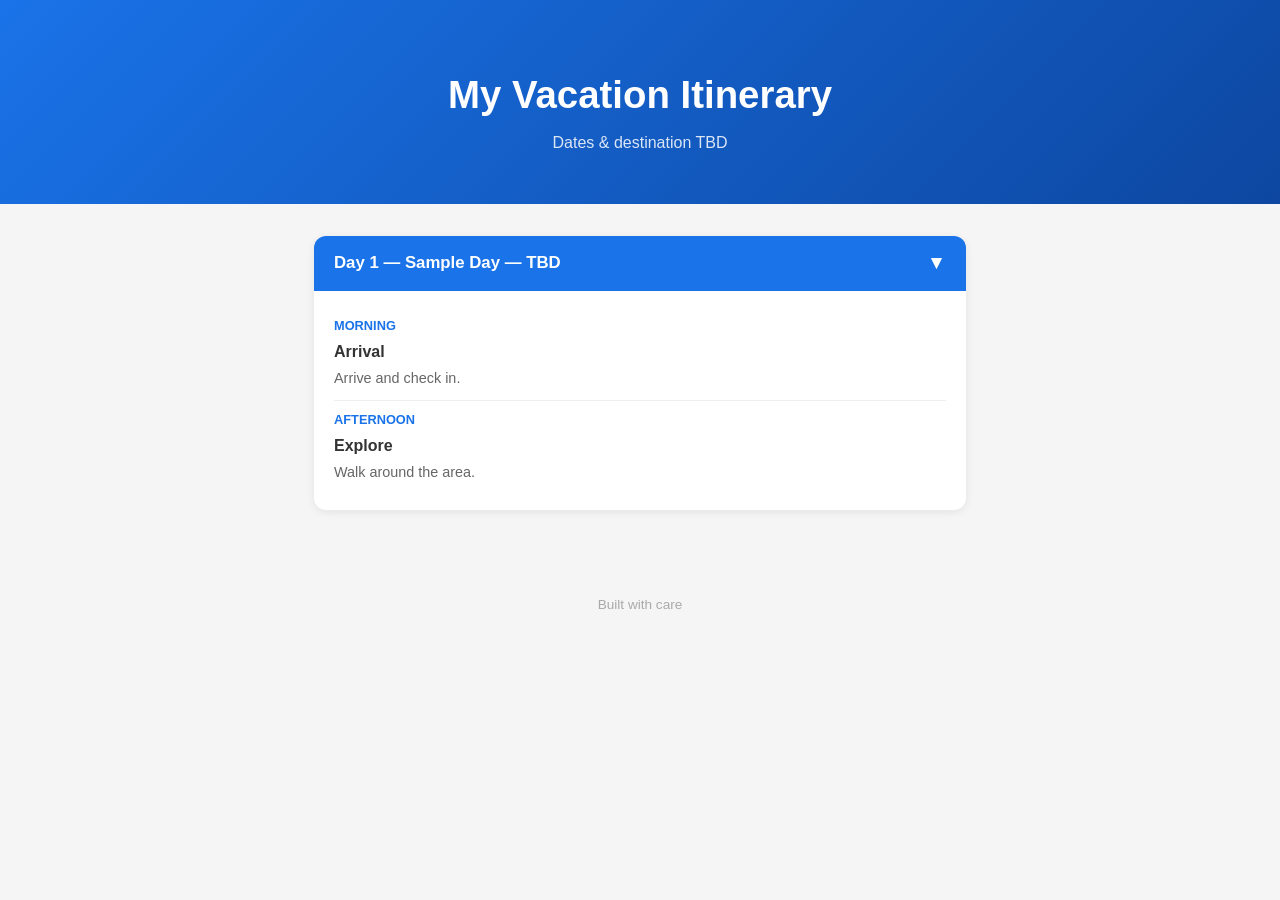
<file: index.html>
<!DOCTYPE html>
<html lang="en">
<head>
    <meta charset="UTF-8">
    <meta name="viewport" content="width=device-width, initial-scale=1.0">
    <title>Trip Itinerary</title>
    <link rel="stylesheet" href="style.css">
</head>
<body>
    <header class="hero">
        <h1>My Vacation Itinerary</h1>
        <p class="subtitle">Dates &amp; destination TBD</p>
    </header>

    <main class="timeline">
        <!-- Days will be populated here from data -->
    </main>

    <footer>
        <p>Built with care</p>
    </footer>

    <script src="data.js"></script>
    <script src="app.js"></script>
</body>
</html>
</file>
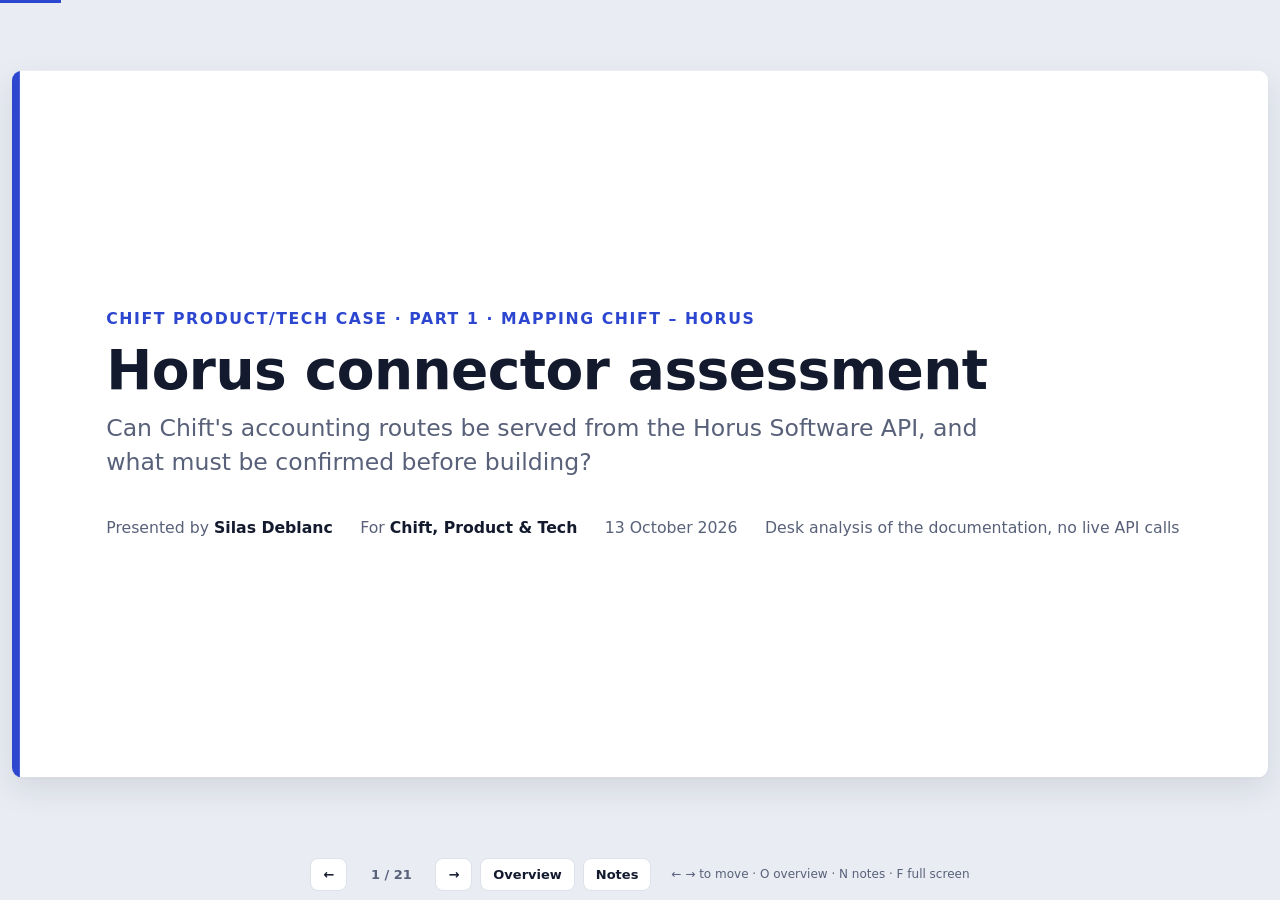
<file: chift-horus-case/chift_horus_assessment_deck.html>
<!doctype html>
<html lang="en">
<head>
<meta charset="utf-8">
<meta name="viewport" content="width=device-width, initial-scale=1, viewport-fit=cover">
<title>Horus Connector Assessment Deck</title>
<meta name="description" content="Presentation of the Horus connector assessment (Chift product/tech case, Part 1): feasibility, route mapping, field mappings, limitations, questions and recommendation.">
<style>
/* Horus connector assessment: slide deck. One deliberate light look (projector-friendly); every colour is a token. */
:root {
  color-scheme: light;
  --bg: #e9ecf3;
  --slide: #ffffff;
  --surface-2: #f2f4f9;
  --ink: #131a2e;
  --muted: #586179;
  --line: #dde1ea;
  --line-strong: #8a93a8;
  --accent: #2c46cf;
  --accent-ink: #ffffff;
  --accent-soft: #e7ebfc;
  --ok: #1d7448; --ok-bg: #e2f2e9;
  --warn: #8f5a00; --warn-bg: #fcefd6;
  --bad: #ae2234; --bad-bg: #fae4e7;
  --unk: #586179; --unk-bg: #eaedf2;
  --s-direct: #2a78d6; --s-translate: #1baf7a; --s-filled: #b9bec9; --s-na: #eb6834;
  --font-sans: system-ui, -apple-system, "Segoe UI", Roboto, "Helvetica Neue", Arial, sans-serif;
  --font-mono: ui-monospace, SFMono-Regular, Menlo, Consolas, "Liberation Mono", monospace;
}
* { box-sizing: border-box; }
html, body { height: 100%; }
body { margin: 0; background: var(--bg); color: var(--ink); font-family: var(--font-sans); overflow: hidden; -webkit-font-smoothing: antialiased; }

/* ---------- stage and scaling ---------- */
.viewport { position: fixed; inset: 0 0 52px 0; display: grid; place-items: center; overflow: hidden; }
.stage { width: 1280px; height: 720px; position: relative; transform-origin: center center; flex: none; }
.frame { position: absolute; inset: 0; display: none; }
.frame.active { display: block; }
.slide { width: 1280px; height: 720px; background: var(--slide); position: relative; overflow: hidden; border-radius: 10px;
         box-shadow: 0 1px 2px rgba(19, 26, 46, 0.06), 0 12px 32px rgba(19, 26, 46, 0.10); display: flex; flex-direction: column; padding: 44px 72px 44px; }
.slide::before { content: ""; position: absolute; left: 0; top: 0; width: 8px; height: 100%; background: var(--accent); }
.slide.appendix::before { background: var(--line-strong); }

/* ---------- toolbar ---------- */
.toolbar { position: fixed; left: 0; right: 0; bottom: 0; height: 52px; display: flex; align-items: center; justify-content: center; gap: 0.5rem;
           padding: 0 16px calc(env(safe-area-inset-bottom, 0px)); background: var(--bg); }
.toolbar button { font: 600 13px/1 var(--font-sans); color: var(--ink); background: var(--slide); border: 1px solid var(--line); border-radius: 8px; padding: 9px 12px; cursor: pointer; }
.toolbar button:hover { border-color: var(--line-strong); }
.toolbar button:focus-visible { outline: 2px solid var(--accent); outline-offset: 2px; }
.toolbar button[aria-pressed="true"] { background: var(--accent-soft); border-color: var(--accent); color: var(--accent); }
.toolbar .count { font: 600 13px/1 var(--font-sans); color: var(--muted); min-width: 4.5rem; text-align: center; font-variant-numeric: tabular-nums; }
.toolbar .hint { font-size: 12px; color: var(--muted); margin-left: 0.75rem; }
@media (max-width: 640px) { .toolbar .hint { display: none; } .toolbar button { padding: 9px 9px; } }
.progress { position: fixed; left: 0; top: 0; height: 3px; background: var(--accent); width: 0; transition: width 0.2s ease; z-index: 5; }

/* ---------- speaker notes ---------- */
.notes { display: none; }
.notes-panel { position: fixed; left: 50%; bottom: 60px; transform: translateX(-50%); width: min(960px, calc(100% - 32px)); max-height: 34vh; overflow: auto;
               background: var(--ink); color: #eef0f6; border-radius: 10px; padding: 14px 18px; font-size: 15px; line-height: 1.5; box-shadow: 0 10px 30px rgba(0,0,0,0.25); z-index: 6; }
.notes-panel h2 { margin: 0 0 6px; font-size: 12px; letter-spacing: 0.08em; text-transform: uppercase; color: #b9c2ff; }
.notes-panel p { margin: 0 0 0.5em; }

/* ---------- overview ---------- */
body.overview { overflow: auto; }
body.overview .viewport { position: static; display: block; padding: 24px 16px 80px; overflow: visible; }
body.overview .stage { width: auto; height: auto; transform: none !important; display: grid; grid-template-columns: repeat(auto-fill, minmax(256px, 1fr)); gap: 20px; max-width: 1400px; margin: 0 auto; }
body.overview .frame { display: block; position: relative; inset: auto; aspect-ratio: 16 / 9; width: 100%; max-width: 100%; overflow: hidden; border-radius: 8px; cursor: pointer; outline: 2px solid transparent; }
body.overview .frame.active { outline-color: var(--accent); }
body.overview .frame .slide { position: absolute; left: 0; top: 0; transform-origin: top left; transform: scale(var(--thumb, 0.2)); box-shadow: none; }
body.overview .frame:focus-visible { outline-color: var(--accent); }
body.overview .notes-panel { display: none; }

/* ---------- slide typography ---------- */
.kicker { font: 700 13px/1 var(--font-sans); letter-spacing: 0.1em; text-transform: uppercase; color: var(--accent); margin: 0 0 12px; }
.appendix .kicker { color: var(--muted); }
.slide h1 { font-size: 34px; line-height: 1.15; font-weight: 700; letter-spacing: -0.01em; margin: 0; text-wrap: balance; max-width: 1080px; }
.lead { font-size: 19px; line-height: 1.45; color: var(--muted); margin: 10px 0 0; max-width: 1080px; }
.body { flex: 1; min-height: 0; margin-top: 22px; display: flex; flex-direction: column; gap: 16px; }
.foot { position: absolute; left: 72px; right: 48px; bottom: 16px; display: flex; justify-content: space-between; font-size: 12px; color: var(--muted); letter-spacing: 0.02em; }
.foot .n { font-variant-numeric: tabular-nums; }
ul.b { margin: 0; padding: 0; list-style: none; display: grid; gap: 10px; }
ul.b li { position: relative; padding-left: 20px; font-size: 19px; line-height: 1.38; }
ul.b li::before { content: ""; position: absolute; left: 2px; top: 0.6em; width: 7px; height: 7px; border-radius: 50%; background: var(--accent); }
ul.b.sm li { font-size: 16px; }
.tag { display: inline-block; font: 600 12px/1 var(--font-sans); padding: 4px 7px; border-radius: 999px; background: var(--accent-soft); color: var(--accent); vertical-align: 2px; margin-left: 6px; white-space: nowrap; }
.tag.prop { background: var(--warn-bg); color: var(--warn); }
.tag.q { background: var(--surface-2); color: var(--ink); font-family: var(--font-mono); font-weight: 600; }
code, .mono { font-family: var(--font-mono); font-size: 0.86em; }
.callout { margin-top: auto; background: var(--accent-soft); border-left: 4px solid var(--accent); border-radius: 6px; padding: 12px 16px; font-size: 17px; line-height: 1.4; }
.callout.warn { background: var(--warn-bg); border-left-color: var(--warn); }

/* chips (feasibility, effort, tiers) */
.fz { display: inline-block; font: 600 13px/1.2 var(--font-sans); padding: 5px 10px; border-radius: 999px; white-space: nowrap; }
.fz-ok { color: var(--ok); background: var(--ok-bg); }
.fz-ass { color: var(--warn); background: var(--warn-bg); }
.fz-conf { color: var(--bad); background: var(--bad-bg); }
.fz-open { color: var(--unk); background: var(--unk-bg); }
.eff { font: 600 13px/1 var(--font-sans); color: var(--muted); }
.eff b { display: inline-block; width: 8px; height: 8px; border-radius: 2px; background: var(--line); margin-right: 2px; }
.eff b.on { background: var(--ink); }

/* ---------- layouts ---------- */
.cols { display: grid; gap: 28px; flex: 1; min-height: 0; }
.cols.c2 { grid-template-columns: 1fr 1fr; }
.cols.c3 { grid-template-columns: repeat(3, 1fr); }
.cols.c4 { grid-template-columns: repeat(4, 1fr); gap: 16px; }
.col h3, .card h3 { font-size: 20px; margin: 0 0 12px; line-height: 1.25; }
.panel { background: var(--surface-2); border-radius: 10px; padding: 18px 20px; min-width: 0; }
.cols.c4 .panel { border-top: 5px solid var(--line-strong); padding: 16px 16px; }
.cols.c4 .panel h3 { font-size: 17px; }
.cols.c4 ul.b li { font-size: 15.5px; }
.panel.ok { border-top-color: var(--ok); } .panel.ass { border-top-color: var(--warn); } .panel.conf { border-top-color: var(--bad); } .panel.open { border-top-color: var(--line-strong); }

.cards { display: grid; gap: 16px; flex: 1; min-height: 0; align-content: start; }
.cards.n4 { grid-template-columns: repeat(2, 1fr); }
.cards.n5 { grid-template-columns: repeat(6, 1fr); gap: 12px; }
.cards.n5 .card { padding: 12px 14px; }
.cards.n5 .card h3 { font-size: 16px; }
.cards.n5 .card ul.b { gap: 6px; }
.cards.n5 .card ul.b li { font-size: 14px; }
.cards.n5 .card { grid-column: span 2; }
.cards.n5 .card:nth-child(4) { grid-column: 2 / span 2; }
.cards.n3 { grid-template-columns: repeat(3, 1fr); }
.card { background: var(--slide); border: 1px solid var(--line); border-radius: 10px; padding: 16px 18px; min-width: 0; }
.card h3 { font-size: 18px; margin-bottom: 8px; display: flex; flex-wrap: wrap; align-items: center; gap: 6px; }
.card ul.b li { font-size: 15.5px; }

/* flow (horizontal steps) */
.steps { display: grid; grid-auto-flow: column; grid-auto-columns: 1fr; gap: 0; align-items: stretch; }
.step { position: relative; background: var(--surface-2); border-radius: 10px; padding: 16px 16px 16px; margin-right: 26px; min-width: 0; }
.step:last-child { margin-right: 0; }
.step:not(:last-child)::after { content: ""; position: absolute; right: -20px; top: 50%; width: 14px; height: 14px; border-top: 3px solid var(--line-strong); border-right: 3px solid var(--line-strong); transform: translateY(-50%) rotate(45deg); }
.step .num { display: inline-grid; place-items: center; width: 28px; height: 28px; border-radius: 50%; background: var(--accent); color: var(--accent-ink); font: 700 14px/1 var(--font-sans); margin-bottom: 10px; }
.step h3 { font-size: 17px; margin: 0 0 8px; line-height: 1.3; }
.step p, .step li { font-size: 15px; line-height: 1.4; color: var(--muted); margin: 0; }
.step ul { margin: 0; padding-left: 16px; }

/* tables */
table.t { width: 100%; border-collapse: collapse; font-size: 16px; line-height: 1.35; }
table.t th { text-align: left; font-size: 13px; letter-spacing: 0.04em; text-transform: uppercase; color: var(--muted); font-weight: 700; padding: 0 12px 8px 0; border-bottom: 2px solid var(--line); }
table.t td { padding: 9px 12px 9px 0; border-bottom: 1px solid var(--line); vertical-align: top; }
table.t td:first-child { font-weight: 600; }
table.t.compact { font-size: 14.5px; }
table.t.compact td { padding: 6px 10px 6px 0; }
table.t .sub { display: block; font-weight: 400; color: var(--muted); font-family: var(--font-mono); font-size: 11.5px; margin-top: 2px; }
table.t td.eps { font-family: var(--font-mono); font-size: 13px; font-weight: 400; }

/* stat slide */
.stats { display: grid; grid-template-columns: repeat(3, 1fr); gap: 20px; }
.stat { border-radius: 12px; padding: 20px 22px; background: var(--surface-2); border-top: 6px solid var(--line-strong); }
.stat.ok { border-top-color: var(--ok); } .stat.ass { border-top-color: var(--warn); } .stat.conf { border-top-color: var(--bad); }
.stat .n { font-size: 56px; font-weight: 750; line-height: 1; font-variant-numeric: tabular-nums; }
.stat .l { font-size: 18px; font-weight: 700; margin: 8px 0 8px; }
.stat .r { font-size: 14.5px; color: var(--muted); line-height: 1.4; }

/* chart slide */
.chart { display: grid; gap: 18px; }
.bar-row { display: grid; grid-template-columns: 210px 1fr 64px; align-items: center; gap: 16px; }
.bar-row .name { font-size: 17px; font-weight: 700; }
.bar-row .name span { display: block; font-size: 13px; font-weight: 400; color: var(--muted); }
.bar { display: flex; height: 44px; gap: 2px; }
.seg { height: 100%; display: grid; place-items: center; font: 700 15px/1 var(--font-sans); color: #fff; min-width: 0; position: relative; cursor: default; }
.seg:first-child { border-radius: 4px 0 0 4px; } .seg:last-child { border-radius: 0 4px 4px 0; }
.seg.direct { background: var(--s-direct); } .seg.translate { background: var(--s-translate); color: var(--ink); } .seg.filled { background: var(--s-filled); color: var(--ink); } .seg.na { background: var(--s-na); color: var(--ink); }
.seg:hover, .seg:focus-visible { outline: 2px solid var(--ink); outline-offset: 1px; z-index: 1; }
.bar-row .total { font-size: 15px; color: var(--muted); font-variant-numeric: tabular-nums; }
.legend { display: flex; flex-wrap: wrap; gap: 18px; font-size: 15px; color: var(--ink); }
.legend i { display: inline-block; width: 14px; height: 14px; border-radius: 3px; margin-right: 6px; vertical-align: -2px; }
.tip { position: fixed; pointer-events: none; background: var(--ink); color: #fff; font-size: 13px; padding: 6px 9px; border-radius: 6px; z-index: 9; display: none; max-width: 280px; line-height: 1.35; }

/* task B slide */
.tb { display: grid; grid-template-columns: 0.95fr 1.05fr; gap: 28px; }
.vflow { list-style: none; margin: 0; padding: 0; display: grid; gap: 8px; counter-reset: s; }
.vflow li { position: relative; padding: 8px 12px 8px 44px; background: var(--surface-2); border-radius: 8px; font-size: 15px; line-height: 1.35; }
.vflow li::before { counter-increment: s; content: counter(s); position: absolute; left: 10px; top: 8px; width: 24px; height: 24px; border-radius: 50%; background: var(--accent); color: #fff; font: 700 12px/24px var(--font-sans); text-align: center; }
.vflow li b { display: block; font-size: 15px; }
.mp { display: inline-block; font: 600 12px/1 var(--font-mono); padding: 4px 6px; border-radius: 4px; background: var(--surface-2); white-space: nowrap; }
.mp-direct { color: #1c5cab; } .mp-transform, .mp-lookup { color: #0d6e4c; } .mp-generated, .mp-constant, .mp-chift-side { color: var(--muted); } .mp-not-available { color: #a8431c; }

/* timeline */
.timeline { display: grid; grid-template-columns: repeat(4, 1fr); gap: 16px; position: relative; padding-top: 22px; }
.timeline::before { content: ""; position: absolute; left: 12px; right: 12px; top: 10px; height: 3px; background: var(--line); }
.phase { position: relative; background: var(--surface-2); border-radius: 10px; padding: 16px 16px; }
.phase::before { content: ""; position: absolute; top: -19px; left: 16px; width: 16px; height: 16px; border-radius: 50%; background: var(--accent); box-shadow: 0 0 0 4px var(--slide); }
.phase.gate::before { background: var(--warn); }
.phase h3 { font-size: 17px; margin: 0 0 8px; }
.phase ul.b li { font-size: 14.5px; }
.phase ul.b { gap: 6px; }

/* title & closing */
.slide.lay-title { justify-content: center; padding-left: 96px; }
.slide.lay-title .kicker { font-size: 16px; }
.slide.lay-title h1 { font-size: 56px; max-width: 980px; }
.slide.lay-title .lead { font-size: 24px; max-width: 900px; }
.meta { display: flex; gap: 28px; margin-top: 40px; font-size: 16px; color: var(--muted); flex-wrap: wrap; }
.meta b { color: var(--ink); font-weight: 600; }
.big-q { font-size: 44px; font-weight: 700; margin: 6px 0 0; }

/* ---------- print: one slide per page ---------- */
@media print {
  @page { size: 13.333in 7.5in; margin: 0; }
  body { background: #fff; overflow: visible; }
  .toolbar, .progress, .notes-panel, .tip { display: none !important; }
  .viewport { position: static; display: block; }
  .stage { transform: none !important; width: 1280px; height: auto; }
  .frame { display: block !important; position: relative; inset: auto; width: 1280px; height: 720px; page-break-after: always; break-after: page; }
  .slide { box-shadow: none; border-radius: 0; transform: none !important; }
}

/* route table (slide 7) */
table.t.routes { font-size: 14px; }
table.t.routes td { padding: 5px 10px 5px 0; vertical-align: middle; }
table.t.routes td.eps { font-size: 12.5px; }
table.t.routes .fz { font-size: 12px; padding: 4px 8px; }
/* task B two-column layout */
.tb2 { display: grid; grid-template-columns: 0.9fr 1.1fr; gap: 26px; flex: 1; min-height: 0; }
.tb2 .right { display: grid; gap: 14px; align-content: start; }
.vflow li { font-size: 14px; padding: 7px 10px 7px 42px; }
.vflow li span { display: block; color: var(--muted); }
.vflow li span + span { margin-top: 1px; }
.tb2 table.t.compact { font-size: 13.5px; }
.tb2 .panel { padding: 14px 16px; }
.tb2 .panel h3 { font-size: 16px; margin-bottom: 8px; }
.tb2 .panel ul.b.sm li { font-size: 14.5px; }
/* VAT slide */
.vat-grid { display: grid; grid-template-columns: 1fr 1fr; gap: 12px; align-content: start; }
.vat-grid .panel { padding: 12px 14px; }
.vat-grid .panel h3 { font-size: 15.5px; margin-bottom: 6px; }
.vat-grid ul.b.sm li { font-size: 14px; }

/* stat slide spacing */
.lay-stat .body { justify-content: center; gap: 26px; }
.lay-stat .callout { margin-top: 0; }
.lay-stat .stat { padding: 24px 24px 26px; }
.lay-stat .stat .r { font-size: 16px; }
/* task B: horizontal steps on top, key points + examples below */
.hsteps { list-style: none; margin: 0; padding: 0; display: grid; grid-auto-flow: column; grid-auto-columns: 1fr; gap: 10px; counter-reset: h; }
.hsteps li { position: relative; background: var(--surface-2); border-radius: 8px; padding: 9px 10px 9px 40px; font-size: 13.5px; line-height: 1.35; min-width: 0; }
.hsteps li::before { counter-increment: h; content: counter(h); position: absolute; left: 10px; top: 9px; width: 22px; height: 22px; border-radius: 50%; background: var(--accent); color: #fff; font: 700 12px/22px var(--font-sans); text-align: center; }
.hsteps li b { display: block; font-size: 14px; margin-bottom: 2px; }
.hsteps li span { display: block; color: var(--muted); }
.tb3 { display: grid; grid-template-columns: 0.75fr 1.25fr; gap: 22px; align-items: start; }
.tb3 .panel { padding: 14px 16px; }
.tb3 .panel h3 { font-size: 16px; margin-bottom: 8px; }
.tb3 .panel ul.b.sm li { font-size: 14.5px; }
.tb3 table.t.compact { font-size: 13.5px; }

/* tags in front of items; numbered lists; basis chips */
ul.b.num li { padding-left: 38px; }
ul.b.num li::before { display: none; }
ul.b .no { position: absolute; left: 0; top: 0.05em; width: 26px; height: 26px; border-radius: 50%; background: var(--accent); color: #fff; font: 700 13px/26px var(--font-sans); text-align: center; }
ul.b .lbl { color: var(--accent); font-weight: 700; }
.tag.basis { background: transparent; border: 1px solid currentColor; font-size: 11px; padding: 3px 6px; }
.tag.b-F { color: var(--ok); } .tag.b-D { color: #2c46cf; } .tag.b-A { color: var(--warn); } .tag.b-Q { color: var(--bad); }

/* fixer pass: centred stage at any width, overview grid, flow/two-col balance, A2 columns */
.viewport { grid-template-columns: 100%; grid-template-rows: 100%; }
body.overview .stage { width: 100%; }
.lay-flow .body { justify-content: center; }
.lay-flow .callout { margin-top: 8px; }
.lay-flow .step h3 { font-size: 18px; }
.lay-flow .step p { font-size: 16px; }
.lay-two .body, .lay-closing .body { justify-content: center; }
.lay-two .cols, .lay-closing .cols { flex: 0 1 auto; }
.lay-two .callout, .lay-closing .callout { margin-top: 8px; }
.cols.c3 ul.b li { font-size: 16px; }

</style>
</head>
<body>
<div class="progress" aria-hidden="true"></div>
<main class="viewport" aria-label="Slides"><div class="stage">
<div class="frame" id="slide-1" role="group" aria-roledescription="slide" aria-label="Slide 1 of 21: Horus connector assessment"><section class="slide lay-title"><p class="kicker">Chift product/tech case · Part 1 · Mapping Chift – Horus</p><h1>Horus connector assessment</h1><p class="lead">Can Chift&#x27;s accounting routes be served from the Horus Software API, and what must be confirmed before building?</p><div class="meta"><span>Presented by <b>Silas Deblanc</b></span><span>For <b>Chift, Product &amp; Tech</b></span><span>13 October 2026</span><span>Desk analysis of the documentation, no live API calls</span></div></section><aside class="notes"><p>Thanks for having me. In about twenty minutes I&#x27;ll cover four things. First, the answer: what the documentation confirms and what it doesn&#x27;t. Second, how Horus differs from Chift, because most of the work comes from those differences. Third, Task A, the route mapping, and Task B, the attribute mapping for client creation, invoice creation and outstanding items. Finally, what your clients would notice, the decisions that are yours, the questions for Horus, and my recommendation. This is a desk analysis: no live API calls were sent, and anything I call a proposal is mine to discuss, not an agreed rule. Questions are welcome at the end.</p></aside></div><div class="frame" id="slide-2" role="group" aria-roledescription="slide" aria-label="Slide 2 of 21: One five-step method answered both tasks, route by route"><section class="slide lay-two"><p class="kicker">Approach</p><h1>One five-step method answered both tasks, route by route</h1><p class="lead">Two levels of mapping, built with the same method for every route.</p><div class="body"><div class="cols c2"><div class="col panel"><h3>What the case asked</h3><ul class="b"><li><b class="lbl">Task A</b> Horus endpoints and specificities for 10 Chift routes</li><li><b class="lbl">Task B</b> Every attribute and query parameter of 3 routes</li><li><b class="lbl">Hint</b> One Chift route may need several Horus endpoints</li><li>Explain the result so Chift&#x27;s clients can follow it, in plain language</li></ul></div><div class="col panel"><h3>Method, the same for every route</h3><ul class="b num"><li><span class="no">1</span>Read both contracts in full for the routes in scope</li><li><span class="no">2</span>Align vocabulary: each Chift term and its Horus equivalent</li><li><span class="no">3</span>Ask the same questions per route: object, calls, fields, what is lost</li><li><span class="no">4</span>Label every claim: Documented, Derived, Assumption, To confirm</li><li><span class="no">5</span>Check each mapping against the docs, then challenge it in a critical review</li></ul></div></div><div class="callout">Sources: the case, Chift&#x27;s OpenAPI spec, Horus reference and guides, two VAT spreadsheets · no live API calls</div></div><div class="foot"><span>Horus connector assessment · Chift product/tech case, Part 1</span><span class="n">2 / 21</span></div></section><aside class="notes"><p>The case asked two things. Task A: for ten Chift routes, which Horus endpoints to use and what to watch. Task B: for three routes, client creation, invoice creation and outstanding items, every attribute and query parameter. It also hinted that one Chift route may need several Horus calls, and that turned out to be central. My method was the same for every route: read both contracts, align the vocabulary, ask the same questions, label every claim by its evidence, then challenge the result in a critical review. That review changed some conclusions; the first backup slide lists the main ones. Likely question: why not test the API? There was no test licence, and Horus requests run on real data.</p></aside></div><div class="frame" id="slide-3" role="group" aria-roledescription="slide" aria-label="Slide 3 of 21: Nothing is ruled out, but only one route is fully confirmed"><section class="slide lay-stat"><p class="kicker">Executive summary</p><h1>Nothing is ruled out, but only one route is fully confirmed</h1><p class="lead">11 routes: the ten of Task A plus outstanding items. Proposal: validate before building.</p><div class="body"><div class="stats"><div class="stat ok"><div class="n">1</div><div class="l">Confirmed</div><div class="r">Analytic accounts retrieval</div></div><div class="stat ass"><div class="n">6</div><div class="l">Feasible with assumptions</div><div class="r">Client creation, Journal retrieval, Ledger account creation, Chart of accounts retrieval, Accounting folders retrieval, Analytic plans retrieval</div></div><div class="stat conf"><div class="n">4</div><div class="l">Needs confirmation</div><div class="r">Invoice retrieval, Invoice creation, Miscellaneous operation creation, Outstanding items</div></div></div><div class="callout warn">Not concluded for any list route: behaviour on large folders (no documented limits, no volume test run).</div></div><div class="foot"><span>Horus connector assessment · Chift product/tech case, Part 1</span><span class="n">3 / 21</span></div></section><aside class="notes"><p>I looked at eleven routes: the ten of Task A plus outstanding items from Task B. Horus has a documented endpoint for the core object of every route, so the documentation rules nothing out. Only analytic accounts is fully confirmed. Six rest on assumptions the docs don&#x27;t confirm. Four need answers from Horus or decisions from Chift; likely your clients&#x27; highest-value routes, to confirm with you. For every list route, I can&#x27;t conclude how it behaves on large folders. Hence my proposal: validate first, not a full build. Likely question: &#x27;So is it feasible?&#x27; The documentation rules nothing out, but only one route is confirmed: six rest on assumptions, four designs aren&#x27;t final, and large-folder behaviour can&#x27;t be concluded yet.</p></aside></div><div class="frame" id="slide-4" role="group" aria-roledescription="slide" aria-label="Slide 4 of 21: Core capabilities are documented; VAT, read rules and volumes remain open"><section class="slide lay-cols4"><p class="kicker">Executive summary · Evidence</p><h1>Core capabilities are documented; VAT, read rules and volumes remain open</h1><p class="lead">Four evidence levels, from documented to not yet decidable.</p><div class="body"><div class="cols c4"><div class="panel ok"><h3>Confirmed by the docs</h3><ul class="b"><li>Every route has documented Horus endpoints for its core object<span class="tag basis b-F">Documented</span></li><li>Invoices and credit notes post natively: VAT, analytics, PDF in one call<span class="tag basis b-F">Documented</span></li><li>Client open items are native, with open amount and payment status<span class="tag basis b-F">Documented</span></li></ul></div><div class="panel ass"><h3>Rests on an assumption</h3><ul class="b"><li>Lists return complete results, so paging can be emulated<span class="tag basis b-D">Derived</span></li><li>VAT spreadsheets are current, and the API accepts the Luxembourg origins<span class="tag basis b-A">Assumption</span></li><li>Invoice or credit note on read follows the daybook type (proposed rule)<span class="tag basis b-A">Assumption</span></li></ul></div><div class="panel conf"><h3>Needs confirmation</h3><ul class="b"><li>Horus, VAT and posting: tax files, credit notes, numbering<span class="tag q">H1, H2, H3</span></li><li>Horus, reads: ledger currency, limits, partial matching<span class="tag q">H4, H5, H8</span></li><li>Chift: posting mode, unnumbered invoices, caching, currency conversion<span class="tag q">C1, C7, C14, C15</span></li></ul></div><div class="panel open"><h3>Cannot be concluded yet</h3><ul class="b"><li>Performance and completeness of list routes on large folders<span class="tag basis b-Q">To confirm</span></li><li>Supplier open items for partly paid invoices (depends on H8)<span class="tag basis b-Q">To confirm</span></li><li>Whether every VAT case can be expressed, e.g. non-VAT-liable folders<span class="tag basis b-Q">To confirm</span></li></ul></div></div><div class="callout">Also before build: Horus access, test licence, confirmation rights, docs version (H17, H19–H21, H24)</div></div><div class="foot"><span>Horus connector assessment · Chift product/tech case, Part 1</span><span class="n">4 / 21</span></div></section><aside class="notes"><p>This slide sorts the evidence into four levels. First, what the documentation states: endpoints for every route, native invoice posting, native client open items. Second, what rests on my assumptions; for example, that lists return complete results, which I deduced from the absence of paging parameters. Third, questions with an owner: Horus on VAT, credit notes, numbering, currency, limits and partial matching; Chift on posting mode, numbering, caching and currency conversion. Horus access and a test licence also come before build. Last, what I can&#x27;t conclude yet, mainly large folders. Likely question: &#x27;What&#x27;s riskiest?&#x27; VAT first, then posting and numbering, then untested volumes on large folders; on reads, credit notes and partly paid supplier invoices.</p></aside></div><div class="frame" id="slide-5" role="group" aria-roledescription="slide" aria-label="Slide 5 of 21: One Chift call often means several Horus calls"><section class="slide lay-flow"><p class="kicker">How Horus differs · Worked example: invoice creation</p><h1>One Chift call often means several Horus calls</h1><p class="lead">Horus needs its own references first, and a create returns only an id.</p><div class="body"><div class="steps"><div class="step"><span class="num">1</span><h3>Look up references, cached per folder</h3><p>Why: Horus posts by its own codes; folder legislation selects the VAT list</p></div><div class="step"><span class="num">2</span><h3>Check the partner&#x27;s folder and role</h3><p>Why: Horus needs a CompanyId; whether it checks folder and role is undocumented (H11)<span class="tag prop">Proposal</span></p></div><div class="step"><span class="num">3</span><h3>Check the number for duplicates</h3><p>Why: no documented safe retry, and invoices cannot be deleted via the API<span class="tag prop">Proposal · best effort</span></p></div><div class="step"><span class="num">4</span><h3>Post to the sales or purchase endpoint, PDF included</h3><p>Why: one native call per invoice or credit note; Horus returns only an id</p></div><div class="step"><span class="num">5</span><h3>Read the entry back</h3><p>Why: stored number, status and update date come only from Horus</p></div></div><div class="callout">Same pattern on reads: no endpoint lists all invoices, so invoice retrieval is rebuilt from ledger data.</div></div><div class="foot"><span>Horus connector assessment · Chift product/tech case, Part 1</span><span class="n">5 / 21</span></div></section><aside class="notes"><p>This is the pattern behind most routes, shown on invoice creation. Chift sends one request. Before posting, the connector needs Horus&#x27;s own references: the daybook, the accounts, the analytic codes, and the folder&#x27;s legislation, which selects the VAT list. Those are cached per folder, but fiscal years are read fresh, because the accountant can close a period at any time. Then it checks the partner and, as a best-effort proposal, whether the number already exists. The create returns only an id, so we read the entry back. Likely question: &#x27;Why so many calls?&#x27; Most are cached reference data, and a wrong invoice can&#x27;t be deleted through the API, so checking first is cheaper.</p></aside></div><div class="frame" id="slide-6" role="group" aria-roledescription="slide" aria-label="Slide 6 of 21: Similar words mean different things in Chift and Horus"><section class="slide lay-table"><p class="kicker">How Horus differs</p><h1>Similar words mean different things in Chift and Horus</h1><p class="lead">Horus has its own vocabulary and rules; most effort and risk come from these differences, not from missing objects.</p><div class="body"><table class="t compact"><thead><tr><th>Chift concept</th><th>Horus concept</th><th>What it means for the mapping</th></tr></thead><tbody><tr><td>Folder</td><td>Folder: one entity&#x27;s books; most calls take a FolderId</td><td>Direct; access appears to cover all the user&#x27;s folders: restrict to selected ones (C12)</td></tr><tr><td>Client / supplier</td><td>One &#x27;company&#x27; record, flagged customer and/or supplier</td><td>Search key must be generated; force_merge flags an existing supplier as customer</td></tr><tr><td>Journal</td><td>Daybook; its type decides which endpoint can post into it</td><td>Daybook type is the routing key for every write route</td></tr><tr><td>Ledger account</td><td>Account, referenced by its search key (usually the number)</td><td>No account type: Chift&#x27;s type is lost on create, computed on read</td></tr><tr><td>Analytic plan / account</td><td>Cost schema / cost section (at most 8 schemas per folder)</td><td>Percentages become amounts on combinations; free-text dimensions hidden (Proposal, C9)</td></tr><tr><td>Sale or purchase entry</td><td>Book entry (Type 0 invoice, 1 credit note)</td><td>On read, entries do not say invoice or credit note (H2)</td></tr><tr><td>VAT code</td><td>No VAT-code entity: a combination of rate, origin and type</td><td>Needs a translation table (Proposal: connector-built list, C2)</td></tr><tr><td>Posted / draft</td><td>Confirmed true / false</td><td>API entries unconfirmed by default; the pairing is a proposal (C1)</td></tr></tbody></table><div class="callout">In Horus, a &#x27;company&#x27; is a customer or supplier inside a folder, never the folder&#x27;s own company.</div></div><div class="foot"><span>Horus connector assessment · Chift product/tech case, Part 1</span><span class="n">6 / 21</span></div></section><aside class="notes"><p>Most mapping mistakes come from words that look alike. In Horus, a &#x27;company&#x27; is a third party the folder deals with, a customer or supplier, not the folder&#x27;s own company. One record can be both, which is why Chift&#x27;s force_merge fits well. A journal is a daybook, and its type decides which endpoint can post into it. Analytic plans are cost schemas, and Horus stores amounts on combinations, not percentages. There is no VAT-code entity at all. And pairing &#x27;posted&#x27; with &#x27;confirmed&#x27; is my proposal, not something the documentation states. Likely question: &#x27;Why not map posted to confirmed directly?&#x27; Horus keeps API entries unconfirmed for the accountant&#x27;s review; that&#x27;s Chift&#x27;s call, C1.</p></aside></div><div class="frame" id="slide-7" role="group" aria-roledescription="slide" aria-label="Slide 7 of 21: Every route maps to a main Horus endpoint plus supporting calls"><section class="slide lay-routes"><p class="kicker">Task A · Route mapping</p><h1>Every route maps to a main Horus endpoint plus supporting calls</h1><p class="lead">The ten Task A routes, plus outstanding items from Task B.</p><div class="body"><table class="t compact routes"><thead><tr><th>Chift route</th><th>Main Horus endpoint(s)</th><th>Supporting endpoints</th><th>Feasibility</th><th>Build effort</th></tr></thead><tbody><tr><td title="POST /accounting/clients">Client creation</td><td class="eps">POST /companies.new</td><td>+8</td><td><span class="fz fz-ass">Feasible with assumptions</span></td><td><span class="eff"><b class="on"></b><b class="on"></b><b class=""></b> Medium</span></td></tr><tr><td title="GET /accounting/invoices/multi-analytic-plans/type/{invoice_type}">Invoice retrieval</td><td class="eps">POST /book-entries.list<br>POST /account-histories.list</td><td>+9</td><td><span class="fz fz-conf">Needs confirmation</span></td><td><span class="eff"><b class="on"></b><b class="on"></b><b class="on"></b> High</span></td></tr><tr><td title="POST /accounting/invoices/multi-analytic-plans">Invoice creation</td><td class="eps">POST /invoices.sales.new<br>POST /invoices.purchases.new</td><td>+12</td><td><span class="fz fz-conf">Needs confirmation</span></td><td><span class="eff"><b class="on"></b><b class="on"></b><b class="on"></b> High</span></td></tr><tr><td title="GET /accounting/journals">Journal retrieval</td><td class="eps">POST /daybooks.list</td><td>+3</td><td><span class="fz fz-ass">Feasible with assumptions</span></td><td><span class="eff"><b class="on"></b><b class=""></b><b class=""></b> Low</span></td></tr><tr><td title="POST /accounting/accounts">Ledger account creation</td><td class="eps">POST /accounts.new</td><td>+3</td><td><span class="fz fz-ass">Feasible with assumptions</span></td><td><span class="eff"><b class="on"></b><b class="on"></b><b class=""></b> Medium</span></td></tr><tr><td title="GET /accounting/chart-of-accounts">Chart of accounts retrieval</td><td class="eps">POST /accounts.list</td><td>+3</td><td><span class="fz fz-ass">Feasible with assumptions</span></td><td><span class="eff"><b class="on"></b><b class="on"></b><b class=""></b> Medium</span></td></tr><tr><td title="GET /accounting/folders">Accounting folders retrieval</td><td class="eps">POST /folders.list</td><td>+1</td><td><span class="fz fz-ass">Feasible with assumptions</span></td><td><span class="eff"><b class="on"></b><b class=""></b><b class=""></b> Low</span></td></tr><tr><td title="POST /accounting/miscellaneous-operation">Miscellaneous operation creation</td><td class="eps">POST /book-entries.miscellaneous-operations.new</td><td>+6</td><td><span class="fz fz-conf">Needs confirmation</span></td><td><span class="eff"><b class="on"></b><b class="on"></b><b class=""></b> Medium</span></td></tr><tr><td title="GET /accounting/analytic-plans">Analytic plans retrieval</td><td class="eps">POST /cost-schemas.list</td><td>+1</td><td><span class="fz fz-ass">Feasible with assumptions</span></td><td><span class="eff"><b class="on"></b><b class=""></b><b class=""></b> Low</span></td></tr><tr><td title="GET /accounting/analytic-accounts/multi-analytic-plans">Analytic accounts retrieval</td><td class="eps">POST /cost-sections.list</td><td>+3</td><td><span class="fz fz-ok">Confirmed</span></td><td><span class="eff"><b class="on"></b><b class=""></b><b class=""></b> Low</span></td></tr><tr><td title="GET /accounting/outstandings">Outstanding items</td><td class="eps">POST /invoices.sales.outstanding.list<br>POST /customers.outstanding<br>POST /suppliers.outstanding</td><td>+4</td><td><span class="fz fz-conf">Needs confirmation</span></td><td><span class="eff"><b class="on"></b><b class="on"></b><b class="on"></b> High</span></td></tr></tbody></table><div class="callout">&#x27;+ N&#x27; counts supporting endpoints, not calls per request · build effort is the analyst&#x27;s estimate, to calibrate with Chift</div></div><div class="foot"><span>Horus connector assessment · Chift product/tech case, Part 1</span><span class="n">7 / 21</span></div></section><aside class="notes"><p>This table answers Task A, plus outstanding items from Task B. For each route: the main Horus endpoint, and a &#x27;+ N&#x27; count of supporting endpoints for reference data, checks and read-backs. That count is endpoints, not calls per request. Most Horus filtered lists use POST with the filters in the body; most simple reads by id use GET. The feasibility column rates each route by evidence, by its weakest material point; the last column, build effort, is my estimate, to calibrate with you. Details are in section 3 of the report. Likely question: &#x27;Which route is simplest?&#x27; By effort, folders, journals, analytic plans and analytic accounts are low; by evidence, analytic accounts is the only fully confirmed route.</p></aside></div><div class="frame" id="slide-8" role="group" aria-roledescription="slide" aria-label="Slide 8 of 21: Reference routes are mostly single calls, but five rest on assumptions"><section class="slide lay-two"><p class="kicker">Task A · Reference routes</p><h1>Reference routes are mostly single calls, but five rest on assumptions</h1><p class="lead">Five rest on interpreting undocumented Horus data; only analytic accounts is fully confirmed.</p><div class="body"><div class="cols c2"><div class="col panel"><h3>Reads: journals, chart of accounts, folders</h3><ul class="b"><li>Journals: one call lists every daybook; blocked and currency flags rest on assumptions (H14)<span class="fz fz-ass">Feasible with assumptions</span></li><li>Chart of accounts: number, name, status native; account type is a computed estimate (H12)<span class="fz fz-ass">Feasible with assumptions</span></li><li>Folders: id, name, VAT number, address native; currency (EUR) and active status assumed<span class="fz fz-ass">Feasible with assumptions</span></li></ul></div><div class="col panel"><h3>Ledger accounts and analytics</h3><ul class="b"><li>Ledger account creation: number and name documented; returned type is the chart&#x27;s estimate<span class="fz fz-ass">Feasible with assumptions</span></li><li>Analytic plans: one call; parent plan field undocumented; free-text dimensions hidden (Proposal, C9)<span class="fz fz-ass">Feasible with assumptions</span></li><li>Analytic accounts: documented loop over up to eight plans; no stored balances (C4)<span class="fz fz-ok">Confirmed</span></li></ul></div></div><div class="callout">Build effort (analyst&#x27;s estimate): low for journals, folders, analytic plans and accounts; medium for chart and ledger accounts.</div></div><div class="foot"><span>Horus connector assessment · Chift product/tech case, Part 1</span><span class="n">8 / 21</span></div></section><aside class="notes"><p>These six routes are the reference data most other routes depend on; most are a single Horus call, cached per folder. The ratings are by evidence, not effort. Five are &#x27;feasible with assumptions&#x27; because part of the response rests on an interpretation of undocumented Horus data, such as the account type, the folder currency, or the parent of an analytic plan. Analytic accounts is confirmed; Horus simply stores no balances, and how to show them is a Chift question, C4. Effort is my estimate, to calibrate with you. Likely question: &#x27;Why isn&#x27;t the chart of accounts confirmed?&#x27; Horus has no account type, so the Chift type is computed from several sources.</p></aside></div><div class="frame" id="slide-9" role="group" aria-roledescription="slide" aria-label="Slide 9 of 21: Four routes carry the effort and the open questions"><section class="slide lay-cards"><p class="kicker">Task A · The hard routes</p><h1>Four routes carry the effort and the open questions</h1><p class="lead">None is ruled out, but all four wait on Horus answers or Chift decisions.</p><div class="body"><div class="cards n4"><div class="card"><h3>Invoice creation<span class="tag">Effort: high</span></h3><ul class="b"><li>No VAT code in Horus: each tax_code must become an accepted combination</li><li>Numbers must be numeric; entries unconfirmed by default; no invoice delete via API</li><li><b>Waits on:</b> H1 VAT files · H3 numbering · C1 posting · C7 numbering</li></ul></div><div class="card"><h3>Invoice retrieval<span class="tag">Effort: high</span></h3><ul class="b"><li>No endpoint lists all invoices: rebuilt from entry headers and ledger lines</li><li>Entries do not say invoice or credit note; ledger currency undocumented</li><li><b>Waits on:</b> H2 credit notes · H4 currency · H5 limits and large folders</li></ul></div><div class="card"><h3>Miscellaneous operations<span class="tag">Effort: medium</span></h3><ul class="b"><li>No currency field: converted to EUR (Proposal; who converts is C15)</li><li>Review or posted status, and numeric entry numbers, need Chift decisions</li><li><b>Waits on:</b> C1 posting · H21 confirming · C15 currency · C7 numbering</li></ul></div><div class="card"><h3>Outstanding items<span class="tag">Effort: high</span></h3><ul class="b"><li>Clients get a native open amount; supplier amounts are computed from ledger lines</li><li>No paging or date filter: every request reads all open items</li><li><b>Waits on:</b> H8 partial matching · H5 volumes · H4 currency · C5 signs</li></ul></div></div><div class="callout">Proposal: build invoice creation and operations after the reference routes; ledger-based reads wait for Horus&#x27;s answers.</div></div><div class="foot"><span>Horus connector assessment · Chift product/tech case, Part 1</span><span class="n">9 / 21</span></div></section><aside class="notes"><p>These four routes carry most of the effort and most of the open questions. Invoice creation is native in Horus, but VAT, numbering and posting status need answers first. Invoice retrieval is the most complex read: no endpoint lists all invoices, so we rebuild them from the ledger, and telling invoices from credit notes rests on my proposed rule, H2. Miscellaneous operations have no currency field, so who converts is your decision, C15. For outstanding items, the supplier side depends on how Horus returns partially matched lines, H8. Likely question: &#x27;Why is retrieval harder than creation?&#x27; Creation is native; retrieval has no full invoice list, so each invoice is assembled from several Horus lists.</p></aside></div><div class="frame" id="slide-10" role="group" aria-roledescription="slide" aria-label="Slide 10 of 21: About two in three attributes map directly, by transform or lookup"><section class="slide lay-chart"><p class="kicker">Task B · Attributes and query parameters</p><h1>About two in three attributes map directly, by transform or lookup</h1><p class="lead">The effort sits in a few places: VAT codes, the client code, unstorable fields.</p><div class="body"><div class="chart"><div class="legend"><span><i style="background:var(--s-direct)"></i>Direct</span><span><i style="background:var(--s-translate)"></i>Transform or lookup</span><span><i style="background:var(--s-filled)"></i>Filled by connector or Chift</span><span><i style="background:var(--s-na)"></i>Not available in Horus</span></div><div class="bar-row"><div class="name">Client creation<span>50 attributes and parameters</span></div><div class="bar"><span class="seg direct" style="flex:18 1 0" tabindex="0" data-tip="Client creation · Direct: 18 of 50 rows (same meaning, possibly renamed)" aria-label="Direct: 18 of 50">18</span><span class="seg translate" style="flex:17 1 0" tabindex="0" data-tip="Client creation · Transform or lookup: 17 of 50 rows (format, code or sign changes, or a Horus reference must be found)" aria-label="Transform or lookup: 17 of 50">17</span><span class="seg filled" style="flex:2 1 0" tabindex="0" data-tip="Client creation · Filled by connector or Chift: 2 of 50 rows (generated, fixed or handled by Chift)" aria-label="Filled by connector or Chift: 2 of 50"></span><span class="seg na" style="flex:13 1 0" tabindex="0" data-tip="Client creation · Not available in Horus: 13 of 50 rows (no place for it in Horus)" aria-label="Not available in Horus: 13 of 50">13</span></div><div class="total">50</div></div><div class="bar-row"><div class="name">Invoice creation<span>77 attributes and parameters</span></div><div class="bar"><span class="seg direct" style="flex:20 1 0" tabindex="0" data-tip="Invoice creation · Direct: 20 of 77 rows (same meaning, possibly renamed)" aria-label="Direct: 20 of 77">20</span><span class="seg translate" style="flex:30 1 0" tabindex="0" data-tip="Invoice creation · Transform or lookup: 30 of 77 rows (format, code or sign changes, or a Horus reference must be found)" aria-label="Transform or lookup: 30 of 77">30</span><span class="seg filled" style="flex:11 1 0" tabindex="0" data-tip="Invoice creation · Filled by connector or Chift: 11 of 77 rows (generated, fixed or handled by Chift)" aria-label="Filled by connector or Chift: 11 of 77">11</span><span class="seg na" style="flex:16 1 0" tabindex="0" data-tip="Invoice creation · Not available in Horus: 16 of 77 rows (no place for it in Horus)" aria-label="Not available in Horus: 16 of 77">16</span></div><div class="total">77</div></div><div class="bar-row"><div class="name">Outstanding items<span>34 attributes and parameters</span></div><div class="bar"><span class="seg direct" style="flex:4 1 0" tabindex="0" data-tip="Outstanding items · Direct: 4 of 34 rows (same meaning, possibly renamed)" aria-label="Direct: 4 of 34">4</span><span class="seg translate" style="flex:19 1 0" tabindex="0" data-tip="Outstanding items · Transform or lookup: 19 of 34 rows (format, code or sign changes, or a Horus reference must be found)" aria-label="Transform or lookup: 19 of 34">19</span><span class="seg filled" style="flex:6 1 0" tabindex="0" data-tip="Outstanding items · Filled by connector or Chift: 6 of 34 rows (generated, fixed or handled by Chift)" aria-label="Filled by connector or Chift: 6 of 34">6</span><span class="seg na" style="flex:5 1 0" tabindex="0" data-tip="Outstanding items · Not available in Horus: 5 of 34 rows (no place for it in Horus)" aria-label="Not available in Horus: 5 of 34">5</span></div><div class="total">34</div></div></div><table class="t compact"><thead><tr><th>Route</th><th>Direct</th><th>Transform or lookup</th><th>Filled by connector or Chift</th><th>Not available in Horus</th><th>Total</th></tr></thead><tbody><tr><td>Client creation</td><td>18</td><td>17</td><td>2</td><td>13</td><td>50</td></tr><tr><td>Invoice creation</td><td>20</td><td>30</td><td>11</td><td>16</td><td>77</td></tr><tr><td>Outstanding items</td><td>4</td><td>19</td><td>6</td><td>5</td><td>34</td></tr></tbody></table><div class="callout">&#x27;Not available&#x27; is not blocked: unstorable inputs are rejected or dropped (Chift decides, C3); missing outputs return null.</div></div><div class="foot"><span>Horus connector assessment · Chift product/tech case, Part 1</span><span class="n">10 / 21</span></div></section><aside class="notes"><p>Task B goes down to every attribute and query parameter of three routes. Each bar shows how the rows split by mapping type. About two in three map directly or by a transform or lookup. The effort sits in a few places: the VAT-code lookup, the client search key the connector must generate, and fields Horus can&#x27;t store, like line quantity or extra addresses. &#x27;Not available&#x27; doesn&#x27;t mean blocked: for inputs, Chift decides whether to reject or drop them, C3; missing outputs come back null. Likely question: what is &#x27;filled by connector or Chift&#x27;? Values Horus doesn&#x27;t supply: a generated correction line, fixed values such as an empty payments list, and the paging and totals that Chift handles.</p></aside></div><div class="frame" id="slide-11" role="group" aria-roledescription="slide" aria-label="Slide 11 of 21: Client creation maps well; the client code must be generated"><section class="slide lay-taskb"><p class="kicker">Task B · Client creation</p><h1>Client creation maps well; the client code must be generated</h1><p class="lead">A Chift client becomes a Horus &#x27;company&#x27; flagged as customer.</p><div class="body"><ol class="hsteps"><li><b>Check references and duplicates</b><span>Proposal: search by VAT number, external reference</span><span>Check the generated search key is free</span></li><li><b>Create the company</b><span>companies.new: search key, role flags, one address, IBANs</span><span>force_merge: the existing supplier is flagged as customer instead</span></li><li><b>Read back</b><span>companies.info, ibans.list and the receivable account</span><span>Two to three extra calls</span></li><li><b>Build the Chift response</b><span>Proposal: one &#x27;main&#x27; address; null where Horus stores nothing</span></li></ol><div class="tb3"><div class="panel"><h3>Key points</h3><ul class="b sm"><li>One record holds both roles, so force_merge maps cleanly<span class="tag">Documented</span></li><li>Search key = the code accountants see. Proposal: derive from the name (C8, H7)<span class="tag">Assumption</span></li><li>Extra addresses, mobile, notes and person fields are lost; reject or drop is C3<span class="tag">Derived</span></li></ul></div><div><table class="t compact"><thead><tr><th>Chift attribute</th><th>Horus</th><th>Mapping</th><th>What happens</th></tr></thead><tbody><tr><td>name</td><td>Name (required)</td><td><span class="mp mp-direct">Direct</span></td><td>Same meaning; also the basis for the generated search key</td></tr><tr><td>addresses</td><td>One flat address (Address, ZipCode, Locality, CountryCode)</td><td><span class="mp mp-transform">Transform</span></td><td>One address kept: main, else invoice, else delivery (proposal, C3)</td></tr><tr><td>— (not sent by Chift)</td><td>SearchKey (required)</td><td><span class="mp mp-generated">Generated</span></td><td>Proposal: built from the name, numeric suffix if taken (C8, H7)</td></tr><tr><td>is_company</td><td>—</td><td><span class="mp mp-not-available">Not available</span></td><td>No company/individual flag: individuals come back as companies</td></tr></tbody></table></div></div><div class="callout">Writes go to real data, and the API has no call to delete a company (test folder: H17)</div></div><div class="foot"><span>Horus connector assessment · Chift product/tech case, Part 1</span><span class="n">11 / 21</span></div></section><aside class="notes"><p>For client creation, the key idea is that Horus keeps one record per third party, the &#x27;company&#x27;, flagged as customer and/or supplier. So a Chift client becomes a company flagged as customer, and force_merge adds that flag to an existing supplier. The flow is check, create, read back, build, because Horus returns only an id. The real business choice is the search key: Horus requires it, Chift never sends it, and accountants see it as the client&#x27;s code. My proposal is to derive it from the name, but Chift should agree the convention. Likely question: what if a client is sent twice? Without a VAT number or external reference, there is no reliable duplicate check.</p></aside></div><div class="frame" id="slide-12" role="group" aria-roledescription="slide" aria-label="Slide 12 of 21: Invoices post natively; VAT, numbering and status are still open"><section class="slide lay-taskb"><p class="kicker">Task B · Invoice creation</p><h1>Invoices post natively; VAT, numbering and status are still open</h1><p class="lead">Same flow as the worked example; the work is in references, VAT, analytics and unstorable fields.</p><div class="body"><ol class="hsteps"><li><b>Resolve references</b><span>Fiscal years read fresh: periods can close anytime</span><span>Proposal: partner found or created from partner_info</span></li><li><b>Check for duplicates</b><span>Proposal: search by document number before create and retry</span></li><li><b>Create</b><span>Sales or purchase endpoint, as invoice or credit note</span><span>PDF in the same call</span></li><li><b>Read back</b><span>Stored number, status and last update</span><span>Skipped when ignore_accounting_id=true</span></li></ol><div class="tb3"><div class="panel"><h3>Key points</h3><ul class="b sm"><li>VAT is the main gap: Horus takes combinations, not codes (H1, C2)<span class="tag">Assumption</span></li><li>Proposal: review by default; unnumbered invoices go to review as drafts (C1, C7)<span class="tag">Assumption</span></li><li>No undo: no invoice delete, and an update creates a new id<span class="tag">Derived</span></li></ul></div><div><table class="t compact"><thead><tr><th>Chift attribute</th><th>Horus</th><th>Mapping</th><th>What happens</th></tr></thead><tbody><tr><td>lines[].account_number</td><td>InvoiceLines[].Account</td><td><span class="mp mp-direct">Direct</span></td><td>Proposal: check it against the cached chart</td></tr><tr><td>lines[].tax_code</td><td>TaxRate, TaxOrigin, TaxType (+ purchase fields)</td><td><span class="mp mp-lookup">Lookup</span></td><td>Proposal: connector VAT-code list; unknown codes rejected</td></tr><tr><td>lines[].​analytic_distribution[].​analytic_accounts[].​percentage</td><td>CostLines[].Amount</td><td><span class="mp mp-transform">Transform</span></td><td>Base × percentage, rounded to sum to the base</td></tr><tr><td>lines[].quantity</td><td>—</td><td><span class="mp mp-not-available">Not available</span></td><td>Not stored in Horus; reads back as 1</td></tr></tbody></table></div></div><div class="callout">The create response has no warnings field, so rejecting or dropping unstorable inputs is a Chift decision (C3)</div></div><div class="foot"><span>Horus connector assessment · Chift product/tech case, Part 1</span><span class="n">12 / 21</span></div></section><aside class="notes"><p>Invoice creation is native in Horus: one endpoint for sales, one for purchases, invoices and credit notes, with the PDF in the same call. The call flow is the one from the worked example, so I&#x27;ll focus on the table. The account number is Direct, not Lookup, because Horus posts on the account number itself. tax_code is a Lookup into a Horus VAT combination, which is the next slide. Quantity is simply not stored. Likely question: how do analytic percentages become amounts? Line base times percentage, rounded so the cost lines add up to the base: a 1,000 euro line split 60/40 gives 600 and 400. The exact rounding rule I&#x27;d settle with engineering.</p></aside></div><div class="frame" id="slide-13" role="group" aria-roledescription="slide" aria-label="Slide 13 of 21: VAT needs a translation from Chift codes to Horus combinations"><section class="slide lay-vat"><p class="kicker">Task B · VAT</p><h1>VAT needs a translation from Chift codes to Horus combinations</h1><p class="lead">Horus accepts no VAT code on write: each line carries a combination, valid only if Horus publishes it.</p><div class="body"><table class="t compact"><thead><tr><th>Spreadsheet</th><th>Belgium</th><th>Luxembourg</th><th>Fields of one combination</th></tr></thead><tbody><tr><td>Sales</td><td>18</td><td>58</td><td>Type, rate, origin (+ country for EU one-stop-shop sales)</td></tr><tr><td>Purchases</td><td>109</td><td>146</td><td>Type, kind, rate, condition, condition value, origin</td></tr></tbody></table><div class="vat-grid"><div class="panel"><h3>What Horus requires<span class="tag">Documented</span></h3><ul class="b sm"><li>Rate, origin and type per line; plus kind and condition on purchases</li><li>Only combinations listed in two spreadsheets, per legislation and direction</li><li>folders.list gives each folder&#x27;s legislation (BE or LU)</li></ul></div><div class="panel"><h3>Example<span class="tag">Documented</span></h3><ul class="b sm"><li>Belgian domestic sale at 21 %</li><li>Rate 21 · origin 0 (&#x27;Vente nationale&#x27;) · type 0 (National)</li></ul></div><div class="panel"><h3>The proposal<span class="tag prop">Proposal</span></h3><ul class="b sm"><li>Connector keeps a VAT-code list per folder legislation and direction</li><li>tax_code becomes one combination; unknown codes rejected</li><li>On read, the code is rebuilt from line VAT fields; null when ambiguous</li><li>Chift must accept the approach and the code format<span class="tag q">C2</span></li></ul></div><div class="panel"><h3>What Horus must confirm<span class="tag">To confirm</span></h3><ul class="b sm"><li>Are the files current, complete and authoritative?<span class="tag q">H1</span></li><li>Does the API accept Luxembourg origins missing from its value lists?<span class="tag q">H1</span></li><li>Combination for non-VAT-liable folders? Partial deduction: 35 or 0.35?<span class="tag q">H1</span></li><li>What do VAT codes on read mean? Can the VAT kind be returned?<span class="tag q">H1</span></li></ul></div></div><div class="callout">Fallback if Horus cannot confirm the files: start with a reduced VAT-code list (proposal)</div></div><div class="foot"><span>Horus connector assessment · Chift product/tech case, Part 1</span><span class="n">13 / 21</span></div></section><aside class="notes"><p>This is the most important transformation. Chift sends one tax_code per invoice line, the id of a VAT code. Horus has no such code: each line carries a rate, an origin and a type, plus kind and condition on purchases, and only the combinations in two published spreadsheets are accepted; the counts are on the slide. My proposal is that the connector owns a VAT-code list per folder legislation and direction, and rejects unknown codes before calling Horus. The spreadsheets and the API reference disagree in places, which is why H1 is the first question for Horus. Likely question: why not use the VatCode Horus returns on read? Its meaning is undocumented, so that is part of H1.</p></aside></div><div class="frame" id="slide-14" role="group" aria-roledescription="slide" aria-label="Slide 14 of 21: Client open items are native; supplier open amounts must be computed"><section class="slide lay-two"><p class="kicker">Task B · Outstanding items</p><h1>Client open items are native; supplier open amounts must be computed</h1><p class="lead">The <code>type</code> parameter picks the Horus lists: two for clients, one for suppliers.</p><div class="body"><div class="cols c2"><div class="col panel"><h3>Clients<span class="tag">Documented</span></h3><ul class="b"><li>Open sales invoices list: native open amount, due date, invoice currency</li><li>Joined with customer ledger lines for account and matching number</li><li>Open invoices keep their currency; other lines in EUR, so currencies can mix (C16, H4)<span class="tag prop">Proposal</span></li></ul></div><div class="col panel"><h3>Suppliers<span class="fz fz-conf">Needs confirmation</span></h3><ul class="b"><li>No purchase-side open-invoice list: only supplier ledger lines</li><li>Connector computes open amounts from unmatched lines (Credit − Debit)</li><li>Partly paid invoices depend on H8; otherwise a fallback ledger read<span class="tag q">H8</span></li></ul></div></div><div class="callout"><code>page</code> and <code>size</code> are emulated on the full set (H5, C14) · signs are a proposal (C5)</div></div><div class="foot"><span>Horus connector assessment · Chift product/tech case, Part 1</span><span class="n">14 / 21</span></div></section><aside class="notes"><p>Outstanding items show the asymmetry best, and the query parameters drive it. The type parameter picks the Horus source. For clients, Horus has a ready list of open sales invoices with a documented open amount; we join it with customer ledger lines for the account and matching number. For suppliers there is no equivalent, so the connector computes open amounts from unmatched ledger lines. If partially matched lines aren&#x27;t returned, partly paid supplier invoices silently disappear, which is why H8 is before build. With unposted_allowed=false, only confirmed entries come back, so API-pushed entries stay out until the accountant confirms them. Likely question: one call per supplier? No, if leaving out the company filter returns every partner, also H8.</p></aside></div><div class="frame" id="slide-15" role="group" aria-roledescription="slide" aria-label="Slide 15 of 21: Clients will notice numbering rules, review drafts and lost line detail"><section class="slide lay-table"><p class="kicker">Explaining it to clients</p><h1>Clients will notice numbering rules, review drafts and lost line detail</h1><p class="lead">Plain-language impacts for client applications; proposal rows depend on Chift decisions and Horus answers.</p><div class="body"><table class="t compact"><thead><tr><th>Area</th><th>What clients notice</th><th>What to do</th></tr></thead><tbody><tr><td>Numbers</td><td>Invoice numbers must be numeric; Horus does not number API invoices</td><td>Send a numeric number; keep the printed number in reference. Non-numeric rejected (proposal, C7)</td></tr><tr><td>Accountant review</td><td>Pushed entries may wait for review and come back as drafts</td><td>Choose posting mode at activation: review (proposed default) or direct (C1)</td></tr><tr><td>Corrections and ids</td><td>Pushed invoices cannot be deleted through the integration; edits come back with a new id</td><td>Validate before pushing; match on journal and number, not the id alone</td></tr><tr><td>Customers</td><td>One address; no person names, mobile or notes; individuals become companies</td><td>Send the main address, full name, and a VAT number or external_reference (avoids duplicates, C6, C8)</td></tr><tr><td>Invoice lines</td><td>Quantity, unit price and unit are not kept; reads return quantity 1 (proposal, C4)</td><td>Keep line detail in the client application</td></tr><tr><td>Foreign currency</td><td>Operations stored in euro; paid sales and purchase invoices read in euro (proposal)</td><td>Keep original-currency amounts in the client application (C15, C16, H4)</td></tr><tr><td>Incremental sync</td><td>updated_after misses deleted or replaced invoices; whether payments and edits count is open (H10)</td><td>Schedule a periodic full re-sync</td></tr></tbody></table><div class="callout">Withholding tax, the Dutch G/N split and a forced period in another month: rejected (proposal, C3); a delivery date in another month: Chift decides (C3, H10)</div></div><div class="foot"><span>Horus connector assessment · Chift product/tech case, Part 1</span><span class="n">15 / 21</span></div></section><aside class="notes"><p>I&#x27;d share this slide with a client application team. In one sentence: invoices you push may wait for the accountant&#x27;s review, numbers must be numeric, and line quantities and extra addresses stay on your side. The biggest friction is review: a vendor used to &#x27;posted&#x27; will see drafts until the accountant confirms, unless Chift chooses direct posting. A pushed invoice can&#x27;t be deleted through the integration, and an edit comes back with a new id. The currency row stays a proposal until Horus answers H4. Likely question: what&#x27;s hardest to explain? The new id after an edit: it breaks stored references; matching on journal and number plus periodic re-syncs limits the impact, but unnumbered entries stay hard to find.</p></aside></div><div class="frame" id="slide-16" role="group" aria-roledescription="slide" aria-label="Slide 16 of 21: Five Chift decisions shape what the connector promises clients"><section class="slide lay-cards"><p class="kicker">Decisions for Chift</p><h1>Five Chift decisions shape what the connector promises clients</h1><p class="lead">Each proposal is a starting point for discussion, not an agreed rule.</p><div class="body"><div class="cards n5"><div class="card"><h3>Posting mode<span class="tag">C1 · Before build</span></h3><ul class="b"><li>Review first, or confirm directly?<span class="tag">Decision</span></li><li>Mode per connection, review by default; return the status actually stored<span class="tag prop">Proposal</span></li><li>Confirmation looks like accountant validation (H21); no invoice delete via the API<span class="tag">Why</span></li></ul></div><div class="card"><h3>Invoice numbering<span class="tag">C7 · Before build</span></h3><ul class="b"><li>Reject non-numeric numbers? And unnumbered invoices?<span class="tag">Decision</span></li><li>Reject non-numeric; an unnumbered invoice goes to review as a draft<span class="tag prop">Proposal</span></li><li>Horus stores numbers as numbers and does not number API invoices<span class="tag">Why</span></li></ul></div><div class="card"><h3>Caching and timeouts<span class="tag">C14 · Before build</span></h3><ul class="b"><li>Cache between pages? Which timeout?<span class="tag">Decision</span></li><li>Cache reference data per folder and results between page calls<span class="tag prop">Proposal</span></li><li>Horus lists cannot be paged; without a cache, every page re-reads the period<span class="tag">Why</span></li></ul></div><div class="card"><h3>Currency conversion<span class="tag">C15 · Before build</span></h3><ul class="b"><li>Who converts operations to EUR: Chift core or connector?<span class="tag">Decision</span></li><li>Convert at the supplied rate rather than reject; original currency not kept<span class="tag prop">Proposal</span></li><li>Horus operation lines have no currency field; Chift requires a rate<span class="tag">Why</span></li></ul></div><div class="card"><h3>VAT-code list<span class="tag">C2 · Route design</span></h3><ul class="b"><li>Accept a connector-built list?<span class="tag">Decision</span></li><li>One list per legislation and direction; null on read when ambiguous<span class="tag prop">Proposal</span></li><li>Horus accepts published VAT combinations, not codes<span class="tag">Why</span></li></ul></div></div></div><div class="foot"><span>Horus connector assessment · Chift product/tech case, Part 1</span><span class="n">16 / 21</span></div></section><aside class="notes"><p>These are decisions I cannot make for Chift: they change what Chift promises its clients and how the connector behaves next to other connectors. Each comes with a proposal to start the discussion. C1 is the most visible: Chift defaults to &#x27;posted&#x27;, while Horus keeps API entries unconfirmed for the accountant. C7 follows from Horus storing numbers as numbers. C14 and C15 are platform questions; C2 decides the VAT approach. Likely question: why review by default? Invoices cannot be deleted through the API at all, so the accountant&#x27;s review is the last check, and it is how Horus is designed. Under my proposal direct posting stays available per connection, provided Horus confirms every user may confirm through the API, H21.</p></aside></div><div class="frame" id="slide-17" role="group" aria-roledescription="slide" aria-label="Slide 17 of 21: Eleven Horus answers are needed before development starts"><section class="slide lay-cards"><p class="kicker">Questions for Horus</p><h1>Eleven Horus answers are needed before development starts</h1><p class="lead">The before-build questions for Horus, grouped by theme. Other questions shape one route&#x27;s design or can be checked in a test folder.</p><div class="body"><div class="cards n5"><div class="card"><h3>VAT and documents<span class="tag">H1 · H2</span></h3><ul class="b"><li>Are the tax-combination files current, complete and authoritative?<span class="tag q">H1</span></li><li>Can credit notes sit in invoice daybooks? Can the type be read?<span class="tag q">H2</span></li></ul></div><div class="card"><h3>Numbering and confirmation<span class="tag">H3 · H21</span></h3><ul class="b"><li>Is a number unique per daybook and year? Safe retry after a timeout?<span class="tag q">H3</span></li><li>May every user confirm via the API? Do unconfirmed entries count in balances?<span class="tag q">H21</span></li></ul></div><div class="card"><h3>Reads and volumes<span class="tag">H4 · H5 · H8</span></h3><ul class="b"><li>Which currency are ledger amounts in? Is a folder always EUR?<span class="tag q">H4</span></li><li>Rate, size or time limits on unpaged lists?<span class="tag q">H5</span></li><li>Do outstanding lists return all partners, partially matched lines included?<span class="tag q">H8</span></li></ul></div><div class="card"><h3>Access and testing<span class="tag">H17 · H19 · H24</span></h3><ul class="b"><li>How does Chift register an integration, and which user authorises?<span class="tag q">H19</span></li><li>Can Chift get a test licence or folder, and remove test data?<span class="tag q">H17</span></li><li>Which API addresses are valid, and how do connections behave over time?<span class="tag q">H24</span></li></ul></div><div class="card"><h3>Documentation<span class="tag q">H20</span></h3><ul class="b"><li>Is docs.horus-software.be authoritative, and is the apiary version deprecated?<span class="tag q">H20</span></li></ul></div></div><div class="callout">Access first: registration and a test folder unlock every other check</div></div><div class="foot"><span>Horus connector assessment · Chift product/tech case, Part 1</span><span class="n">17 / 21</span></div></section><aside class="notes"><p>These are the before-build questions for Horus, grouped so they are easy to send as one list. If I could ask only four first: are the VAT spreadsheets current, what are the limits and can we get a test licence, how do numbering and retries work, and how are partial matches returned for suppliers. The access questions come first in time, because registration and a test folder unlock every other check. Likely question: why is H20 there? The case links the older apiary documentation; I used the current docs and did not compare the two, so Horus should confirm which one is authoritative.</p></aside></div><div class="frame" id="slide-18" role="group" aria-roledescription="slide" aria-label="Slide 18 of 21: Validate with Horus first, then build in three phases"><section class="slide lay-timeline"><p class="kicker">Recommendation</p><h1>Validate with Horus first, then build in three phases</h1><p class="lead">A short validation phase rather than a full build. The ledger-based reads wait until Horus has answered.</p><div class="body"><div class="timeline"><div class="phase gate"><h3>Gate 0 · Validate (go/no-go)</h3><ul class="b"><li>Send before-build questions; request test licence and registration details</li><li>Settle Chift decisions: posting mode, numbering, VAT codes, unsupported inputs</li><li>No build without a test licence</li></ul></div><div class="phase"><h3>Phase 1 · Reference routes and simple creates</h3><ul class="b"><li>Reference reads, then client and ledger-account creation</li><li>Measure response times on the largest test folder</li></ul></div><div class="phase"><h3>Phase 2 · Creates where VAT and numbering matter</h3><ul class="b"><li>Invoice creation and miscellaneous operations</li><li>Test VAT translation, numbering, duplicates and timeouts</li></ul></div><div class="phase"><h3>Phase 3 · Ledger-based reads</h3><ul class="b"><li>Invoice retrieval and outstanding items</li><li>After Horus answers on credit notes, currency, partial matching, limits</li></ul></div></div><div class="panel"><h3>Fallbacks if answers disappoint<span class="tag prop">Proposal</span></h3><ul class="b sm"><li>Reduced VAT-code list if Horus cannot confirm the files<span class="tag q">H1</span></li><li>Mandatory date window on invoice retrieval if volumes are a problem<span class="tag q">H5</span></li><li>Read supplier ledger lines if partly matched lines are missing<span class="tag q">H8</span></li></ul></div><div class="callout">A proposal for Chift&#x27;s decision, not a commitment on behalf of Chift or Horus</div></div><div class="foot"><span>Horus connector assessment · Chift product/tech case, Part 1</span><span class="n">18 / 21</span></div></section><aside class="notes"><p>My recommendation is deliberately cautious. Gate 0 comes first: send the questions, get a test licence, settle Chift&#x27;s decisions. Phase 1 builds the reference routes and simple creates, which also prove the connection, the caching and the response times. Phase 2 adds the creates where VAT and numbering matter. Phase 3 holds the reads that carry most open questions. Throughout, the Task B tables serve as acceptance criteria, and every confirmed answer updates the detailed reference. The fallbacks keep the plan alive if answers disappoint. Likely question: how long will it take? I gave relative effort per route, low, medium or high, but no days: that depends on Chift&#x27;s connector framework and on Horus&#x27;s answers.</p></aside></div><div class="frame" id="slide-19" role="group" aria-roledescription="slide" aria-label="Slide 19 of 21: No route is ruled out; validation decides the build"><section class="slide lay-closing"><p class="kicker">Summary</p><h1>No route is ruled out; validation decides the build</h1><p class="lead">Questions and discussion.</p><div class="body"><div class="cols c2"><div class="panel"><h3>In three lines</h3><ul class="b sm"><li>The documentation rules out none of the 11 routes; only one is confirmed</li><li>Effort and risk sit in VAT, posting and numbering, and ledger-based reads</li><li>Proposal: validate with Horus and a test licence, then build in three phases</li></ul></div><div class="panel"><h3>Where to find the detail</h3><ul class="b sm"><li>Concise report: chift_horus_connector_assessment.html, sections 1–6 and appendices A–B</li><li>Detailed reference: chift_horus_mapping_report.html, unchanged; corrections in appendix B</li></ul></div></div></div><div class="foot"><span>Horus connector assessment · Chift product/tech case, Part 1</span><span class="n">19 / 21</span></div></section><aside class="notes"><p>To close: Horus has a documented endpoint for the core object of every route, so nothing is ruled out, but only analytic accounts is fully confirmed, and large-folder behaviour can&#x27;t be concluded yet for any list route. The effort and the risk sit in VAT, posting and numbering, and the reads rebuilt from the ledger. So my proposal is to validate first and build in phases. The concise report is the position I defend; the detailed reference holds the full mapping. Likely question: you changed your conclusion between versions? Yes. I reviewed my own work against the documentation and separated what is documented from what I assumed. The material corrections are listed in appendix B.</p></aside></div><div class="frame" id="slide-20" role="group" aria-roledescription="slide" aria-label="Slide 20 of 21: The self-review tightened claims and turned rules into proposals"><section class="slide lay-table appendix"><p class="kicker">Appendix</p><h1>The self-review tightened claims and turned rules into proposals</h1><p class="lead">The detailed reference is unchanged; the concise report follows the corrected position. Seven key changes:</p><div class="body"><table class="t compact"><thead><tr><th>Topic</th><th>Before (detailed reference)</th><th>Now (concise report)</th></tr></thead><tbody><tr><td>Feasibility headline</td><td>All 11 routes buildable, none blocked; 9 with workarounds</td><td>None ruled out; 1 confirmed, 6 with assumptions, 4 need confirmation</td></tr><tr><td>VAT spreadsheets</td><td>Listed as not available; requested from Horus</td><td>Both analysed (BE and LU counts); discrepancies flagged; H1 asks Horus to confirm</td></tr><tr><td>Foreign-currency operations</td><td>Rejected: miscellaneous operations EUR-only</td><td>Proposal: converted to EUR at the supplied rate; who converts is C15</td></tr><tr><td>Posting status default</td><td>&#x27;Posted&#x27; → confirmed; per-consumer option to push unconfirmed</td><td>Proposal: posting mode per connection, review by default (C1, H21)</td></tr><tr><td>Invoice or credit note on read</td><td>Sign of the partner line decides; open-items type takes precedence</td><td>Proposal: daybook type decides; sign only without a credit-note daybook (H2)</td></tr><tr><td>Supplier open amounts</td><td>Computed from matching groups</td><td>Proposal: unmatched line open in full; partly matched groups netted only if returned (H8)</td></tr><tr><td>Recommendation</td><td>Proceed with all eleven routes</td><td>Short validation phase first, then a phased build; a proposal</td></tr></tbody></table><div class="callout">Appendix B of the report lists all 18 changes, with the reason for each</div></div><div class="foot"><span>Horus connector assessment · Chift product/tech case, Part 1 · Appendix</span><span class="n">20 / 21</span></div></section><aside class="notes"><p>I include this because the conclusion changed between versions, and I would rather show it than have it found. After the first version I challenged my own work as a senior reviewer would. The headline moved from &#x27;all feasible&#x27; to a split by evidence. I found the Horus VAT spreadsheets I had first missed. And several implementation rules became proposals or open questions, such as the posting default and the credit-note rule on read. The detailed reference is kept as the record; the concise report is the position I defend. Likely question: does this mean the reference is wrong? Where they differ, the concise report and appendix B apply.</p></aside></div><div class="frame" id="slide-21" role="group" aria-roledescription="slide" aria-label="Slide 21 of 21: Every claim rests on listed sources and carries an evidence label"><section class="slide lay-two appendix"><p class="kicker">Appendix</p><h1>Every claim rests on listed sources and carries an evidence label</h1><p class="lead">Desk analysis of the documentation; no request was sent to a Horus licence or a Chift environment.</p><div class="body"><div class="cols c3"><div class="col panel"><h3>Sources</h3><ul class="b"><li>The case: Part 1, Task A (10 routes), Task B (3 routes)</li><li>Chift: OpenAPI in Python SDK 0.6.16; docs.chift.eu unreachable</li><li>Horus: 72 endpoint pages (24 Sept 2026), 15 guide pages</li><li>Horus tax-combination spreadsheets (13 Oct 2026)</li><li>Not available: Quickstart, registration, FAQ, changelog, Postman, webhooks</li></ul></div><div class="col panel"><h3>How to read the labels</h3><ul class="b"><li>Documented: in a source<span class="tag basis b-F">Documented</span></li><li>Derived: deduced from the sources, e.g. from a missing field<span class="tag basis b-D">Derived</span></li><li>Assumption: a proposal or interpretation to confirm<span class="tag basis b-A">Assumption</span></li><li>To confirm: not documented<span class="tag basis b-Q">To confirm</span></li></ul></div><div class="col panel"><h3>In the detailed reference</h3><ul class="b sm"><li>Endpoint inventory (72 endpoints) and complete call sequences</li><li>Edge cases, error scenarios and cross-route working assumptions</li><li>Dependencies on Chift routes outside the case list</li><li>Shared connector building blocks and all detail-level questions</li></ul></div></div><div class="callout">Method: same questions for every route, independent check, then a critical review (appendix B)</div></div><div class="foot"><span>Horus connector assessment · Chift product/tech case, Part 1 · Appendix</span><span class="n">21 / 21</span></div></section><aside class="notes"><p>For transparency on evidence. I used the current Horus documentation, while the case links the older apiary version; the two were not compared, which is question H20. The Chift contract comes from the OpenAPI file bundled in the Python SDK, because docs.chift.eu was not reachable, so Chift should confirm nothing important has changed. Every statement carries a label, and proposals are marked as such. Likely question: what separates Derived from Assumption? Derived is deduced from the documentation, for example that lists return complete results, because no list has paging parameters. An assumption is my interpretation or proposal, which Horus or Chift must confirm.</p></aside></div>
</div></main>
<div class="notes-panel" id="notes-panel" hidden aria-live="polite"><h2>Speaker notes</h2><div class="body-notes"></div></div>
<nav class="toolbar" aria-label="Slide controls">
  <button id="prev-btn" aria-label="Previous slide">←</button>
  <span class="count" id="count" aria-live="polite"></span>
  <button id="next-btn" aria-label="Next slide">→</button>
  <button id="overview-btn" aria-pressed="false">Overview</button>
  <button id="notes-btn" aria-pressed="false">Notes</button>
  <span class="hint">← → to move · O overview · N notes · F full screen</span>
</nav>
<div class="tip" role="tooltip"></div>
<script>
(function () {
  var frames = Array.prototype.slice.call(document.querySelectorAll('.frame'));
  var stage = document.querySelector('.stage');
  var viewport = document.querySelector('.viewport');
  var count = document.getElementById('count');
  var progress = document.querySelector('.progress');
  var notesPanel = document.getElementById('notes-panel');
  var notesBtn = document.getElementById('notes-btn');
  var overBtn = document.getElementById('overview-btn');
  var cur = 0;

  function fit() {
    if (document.body.classList.contains('overview')) { fitThumbs(); return; }
    var w = viewport.clientWidth, h = viewport.clientHeight;
    var s = Math.min((w - 24) / 1280, (h - 24) / 720);
    stage.style.transform = 'scale(' + Math.max(s, 0.1) + ')';
  }
  function fitThumbs() {
    frames.forEach(function (f) { f.style.setProperty('--thumb', (f.clientWidth / 1280).toFixed(4)); });
  }
  function fromHash() {
    var m = /^#(\d+)$/.exec(location.hash || '');
    return m ? Math.min(Math.max(parseInt(m[1], 10) - 1, 0), frames.length - 1) : 0;
  }
  function show(i, push) {
    cur = Math.min(Math.max(i, 0), frames.length - 1);
    frames.forEach(function (f, k) { f.classList.toggle('active', k === cur); f.setAttribute('aria-hidden', k === cur ? 'false' : 'true'); });
    count.textContent = (cur + 1) + ' / ' + frames.length;
    progress.style.width = ((cur + 1) / frames.length * 100) + '%';
    var n = frames[cur].querySelector('.notes');
    notesPanel.querySelector('.body-notes').innerHTML = n ? n.innerHTML : '<p>No notes for this slide.</p>';
    if (push !== false) { try { history.replaceState(null, '', '#' + (cur + 1)); } catch (e) {} }
  }
  function toggleNotes(force) {
    var on = typeof force === 'boolean' ? force : notesPanel.hidden;
    notesPanel.hidden = !on;
    notesBtn.setAttribute('aria-pressed', on ? 'true' : 'false');
    try { localStorage.setItem('deck-notes', on ? '1' : '0'); } catch (e) {}
  }
  function toggleOverview(force) {
    var on = typeof force === 'boolean' ? force : !document.body.classList.contains('overview');
    document.body.classList.toggle('overview', on);
    overBtn.setAttribute('aria-pressed', on ? 'true' : 'false');
    frames.forEach(function (f) { if (on) { f.setAttribute('tabindex', '0'); f.setAttribute('aria-hidden', 'false'); } else { f.removeAttribute('tabindex'); } });
    if (on) { stage.style.transform = 'none'; requestAnimationFrame(function () { fitThumbs(); frames[cur].scrollIntoView({ block: 'center' }); }); }
    else { show(cur, false); fit(); }
  }

  document.getElementById('prev-btn').addEventListener('click', function () { show(cur - 1); });
  document.getElementById('next-btn').addEventListener('click', function () { show(cur + 1); });
  notesBtn.addEventListener('click', function () { toggleNotes(); });
  overBtn.addEventListener('click', function () { toggleOverview(); });
  frames.forEach(function (f, k) {
    f.addEventListener('click', function () { if (document.body.classList.contains('overview')) { show(k); toggleOverview(false); } });
    f.addEventListener('keydown', function (e) { if (document.body.classList.contains('overview') && (e.key === 'Enter' || e.key === ' ')) { e.preventDefault(); show(k); toggleOverview(false); } });
  });
  document.addEventListener('keydown', function (e) {
    if (e.altKey || e.ctrlKey || e.metaKey) return;
    var t = e.target; if (t && (t.tagName === 'INPUT' || t.tagName === 'TEXTAREA')) return;
    var overview = document.body.classList.contains('overview');
    switch (e.key) {
      case 'ArrowRight': case 'PageDown': case ' ': if (!overview) { e.preventDefault(); show(cur + 1); } break;
      case 'ArrowLeft': case 'PageUp': if (!overview) { e.preventDefault(); show(cur - 1); } break;
      case 'ArrowDown': if (!overview) { e.preventDefault(); show(cur + 1); } break;
      case 'ArrowUp': if (!overview) { e.preventDefault(); show(cur - 1); } break;
      case 'Home': e.preventDefault(); show(0); break;
      case 'End': e.preventDefault(); show(frames.length - 1); break;
      case 'n': case 'N': toggleNotes(); break;
      case 'o': case 'O': toggleOverview(); break;
      case 'Escape': if (overview) toggleOverview(false); break;
      case 'f': case 'F':
        if (document.fullscreenElement) { document.exitFullscreen && document.exitFullscreen().catch(function () {}); }
        else if (document.documentElement.requestFullscreen) { document.documentElement.requestFullscreen().catch(function () {}); }
        break;
    }
  });
  // swipe on touch screens
  var sx = null, sy = null;
  viewport.addEventListener('touchstart', function (e) { if (e.touches.length === 1) { sx = e.touches[0].clientX; sy = e.touches[0].clientY; } }, { passive: true });
  viewport.addEventListener('touchend', function (e) {
    if (sx === null || document.body.classList.contains('overview')) return;
    var dx = e.changedTouches[0].clientX - sx, dy = e.changedTouches[0].clientY - sy;
    if (Math.abs(dx) > 50 && Math.abs(dx) > Math.abs(dy) * 1.5) show(cur + (dx < 0 ? 1 : -1));
    sx = sy = null;
  });
  window.addEventListener('resize', fit);
  window.addEventListener('hashchange', function () { show(fromHash(), false); });

  // chart tooltips (hover and keyboard focus)
  var tip = document.querySelector('.tip');
  document.querySelectorAll('[data-tip]').forEach(function (el) {
    function on(e) {
      tip.textContent = el.getAttribute('data-tip'); tip.style.display = 'block';
      var r = el.getBoundingClientRect();
      var x = e && e.clientX ? e.clientX : r.left + r.width / 2, y = e && e.clientY ? e.clientY : r.top;
      tip.style.left = Math.min(x + 12, window.innerWidth - tip.offsetWidth - 8) + 'px';
      tip.style.top = Math.max(y - tip.offsetHeight - 10, 8) + 'px';
    }
    function off() { tip.style.display = 'none'; }
    el.addEventListener('mousemove', on); el.addEventListener('mouseleave', off);
    el.addEventListener('focus', function () { on(null); }); el.addEventListener('blur', off);
  });

  var savedNotes = false;
  try { savedNotes = localStorage.getItem('deck-notes') === '1'; } catch (e) {}
  toggleNotes(savedNotes);
  show(fromHash(), false);
  fit();
})();

</script>
</body>
</html>
</file>
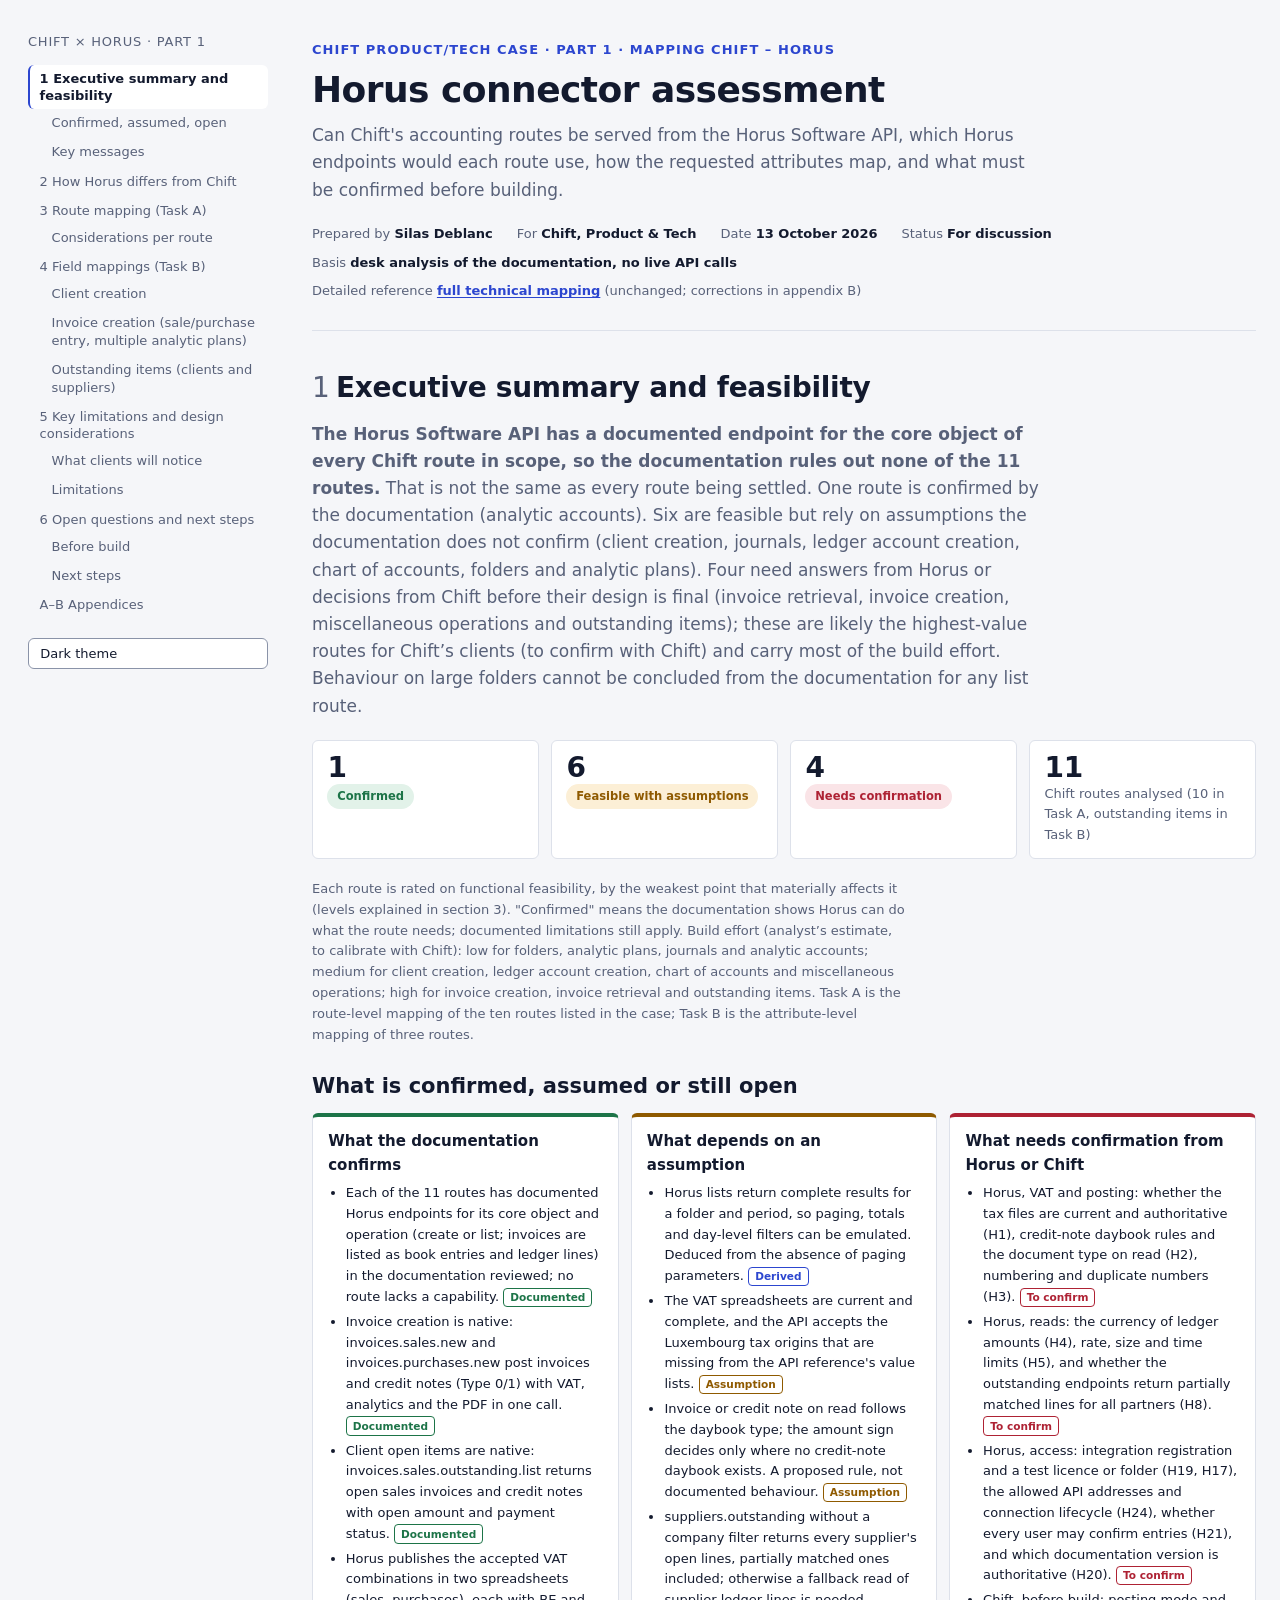
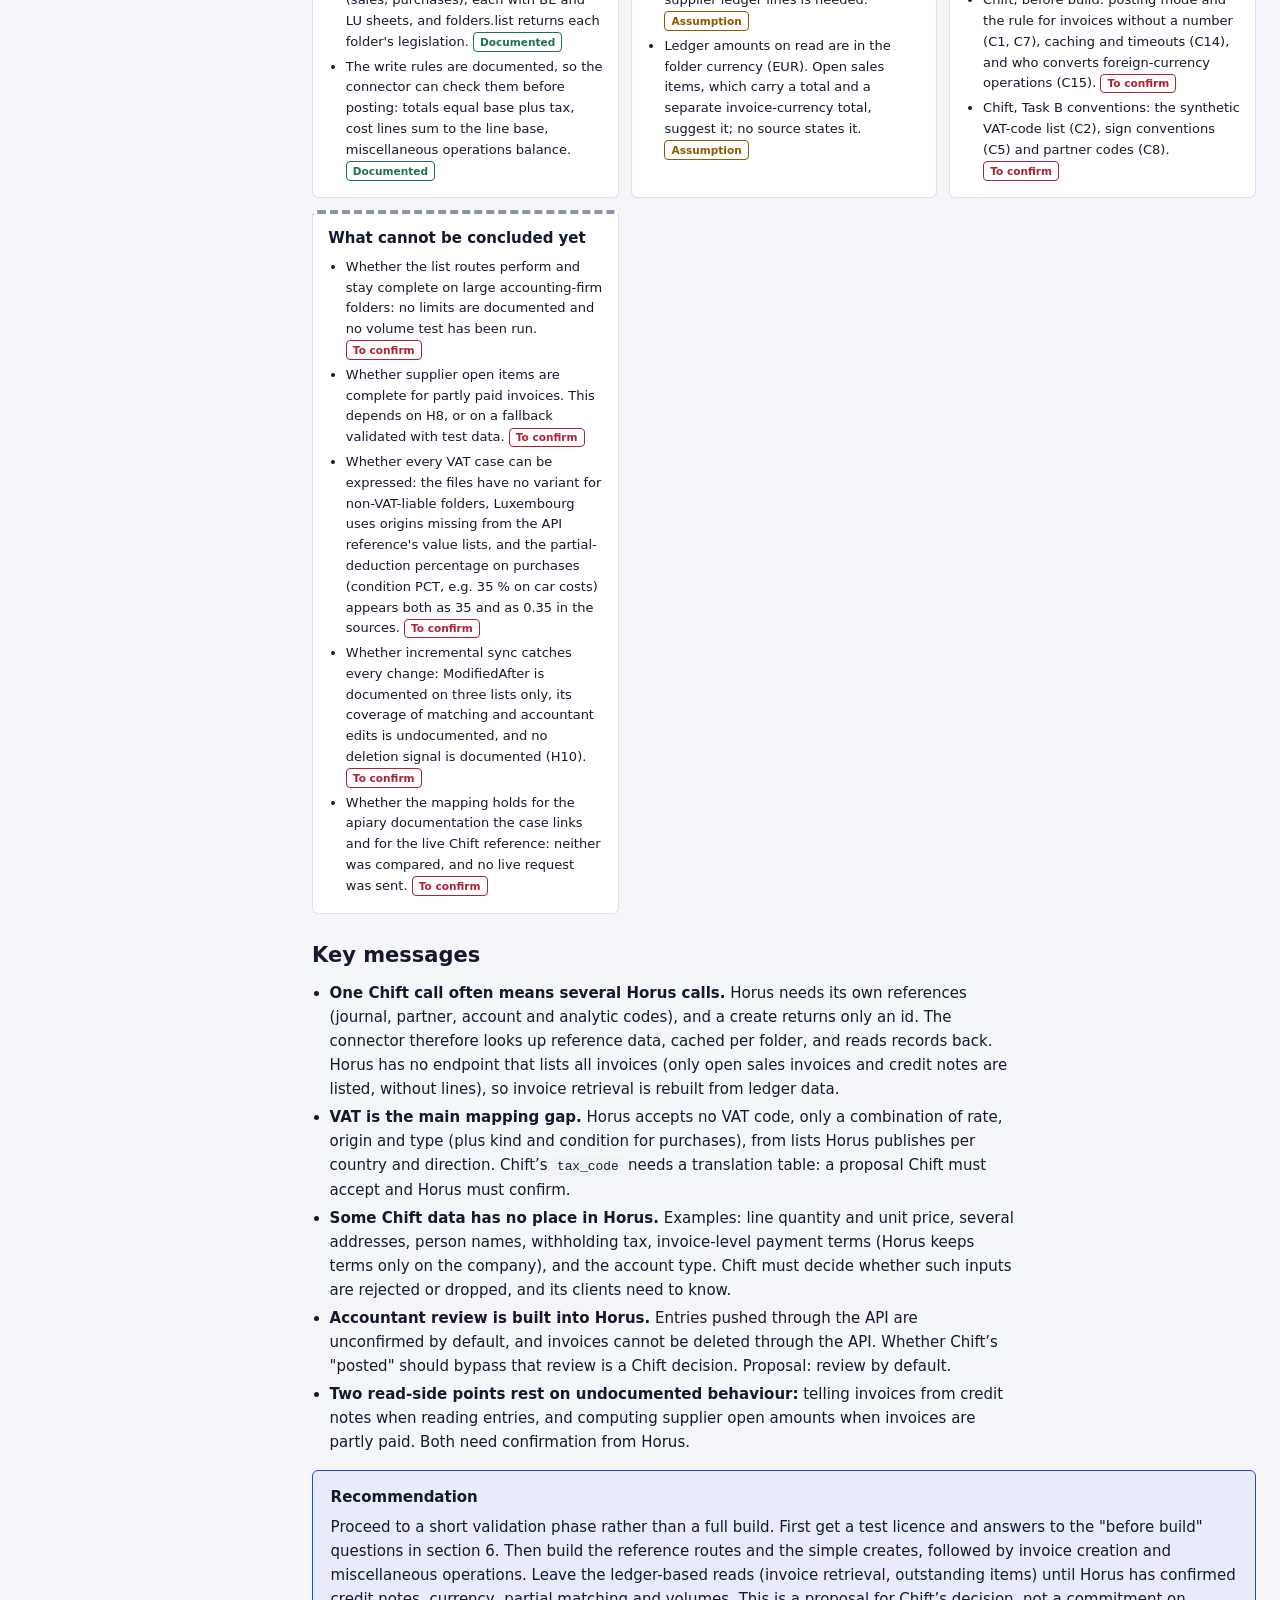
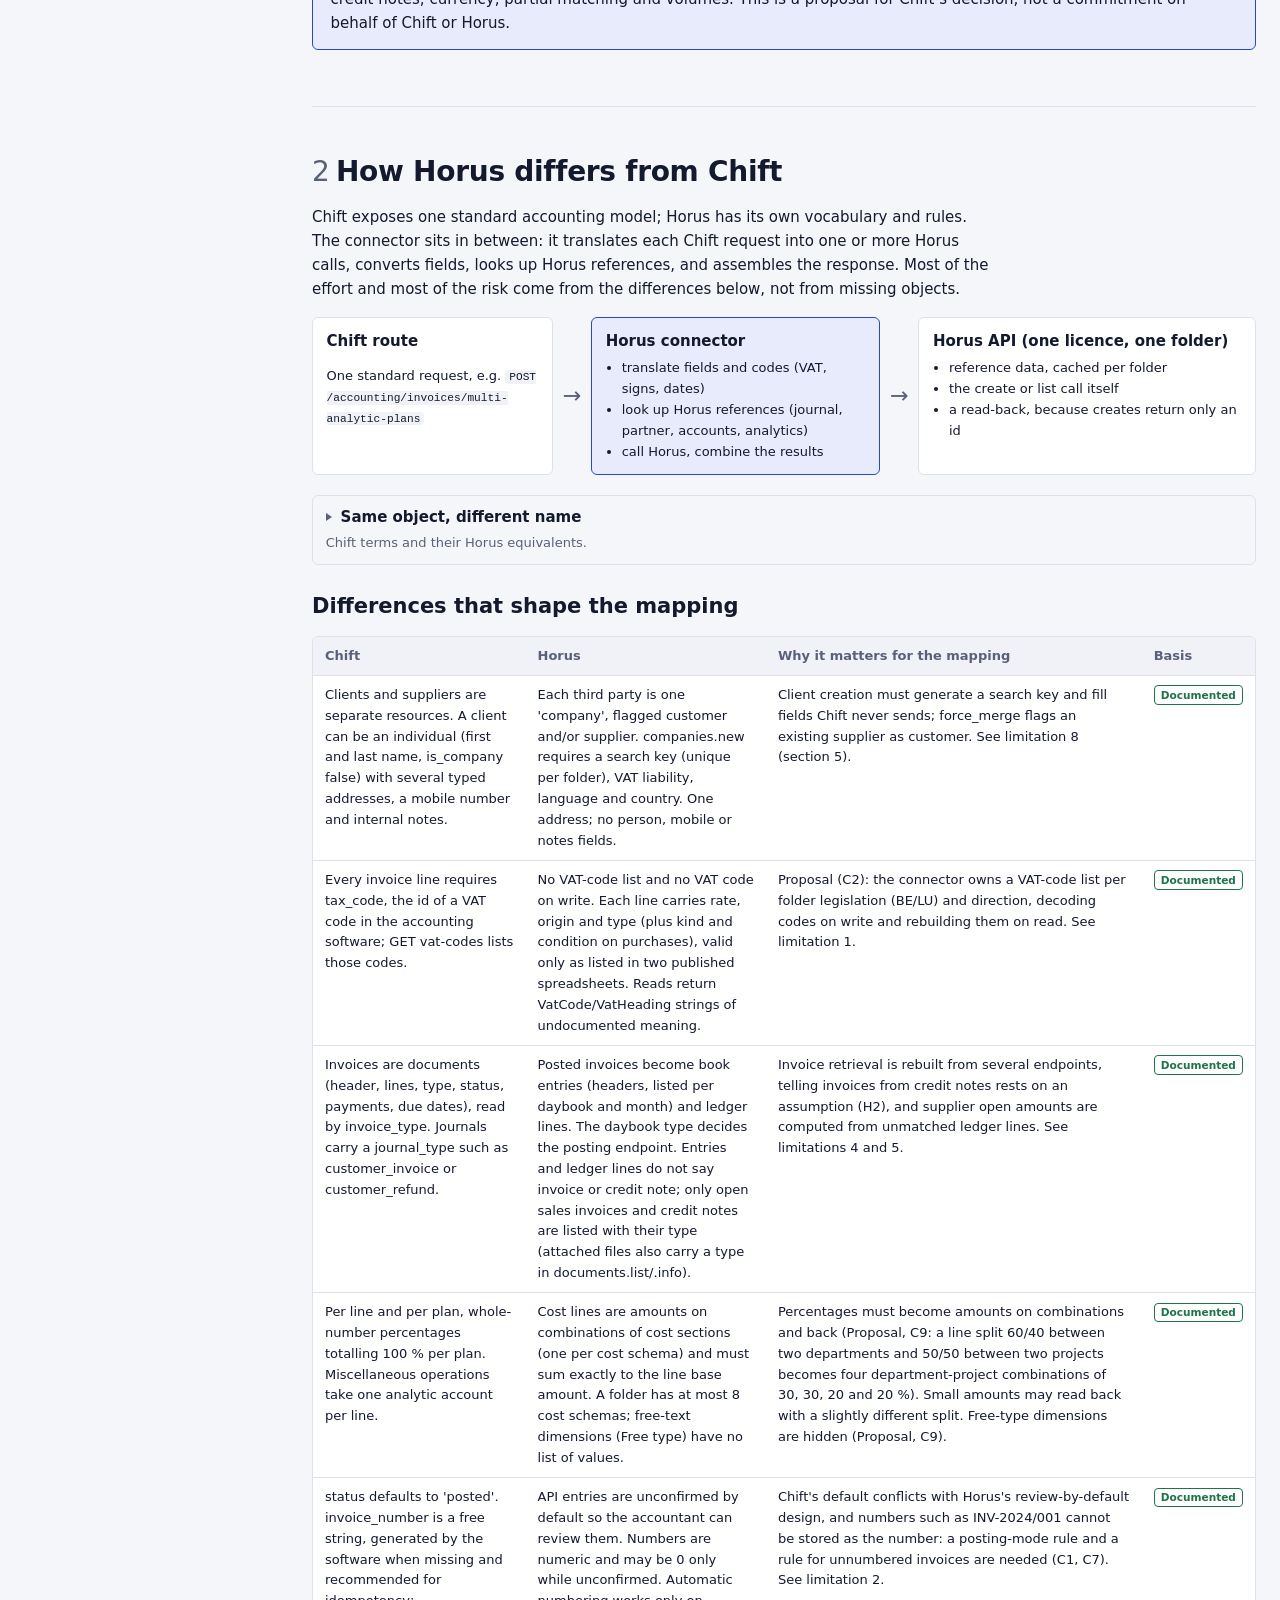
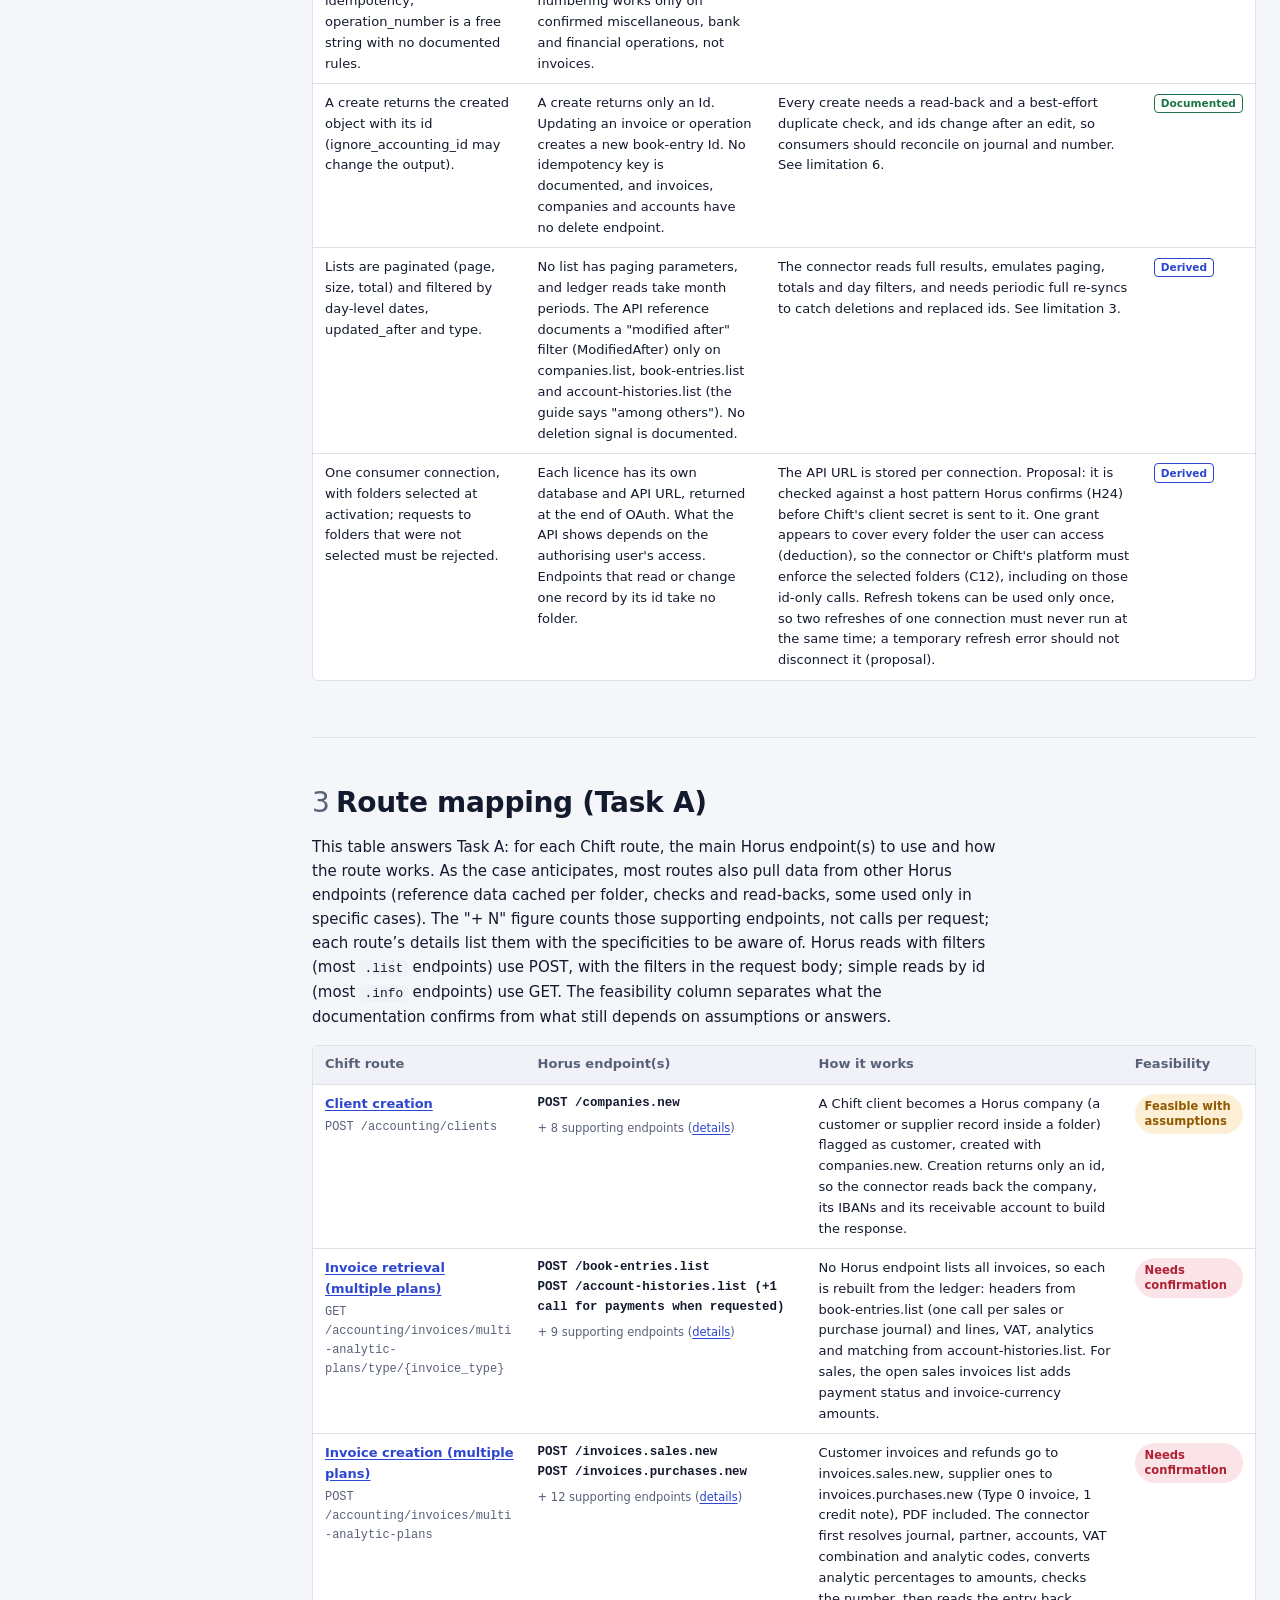
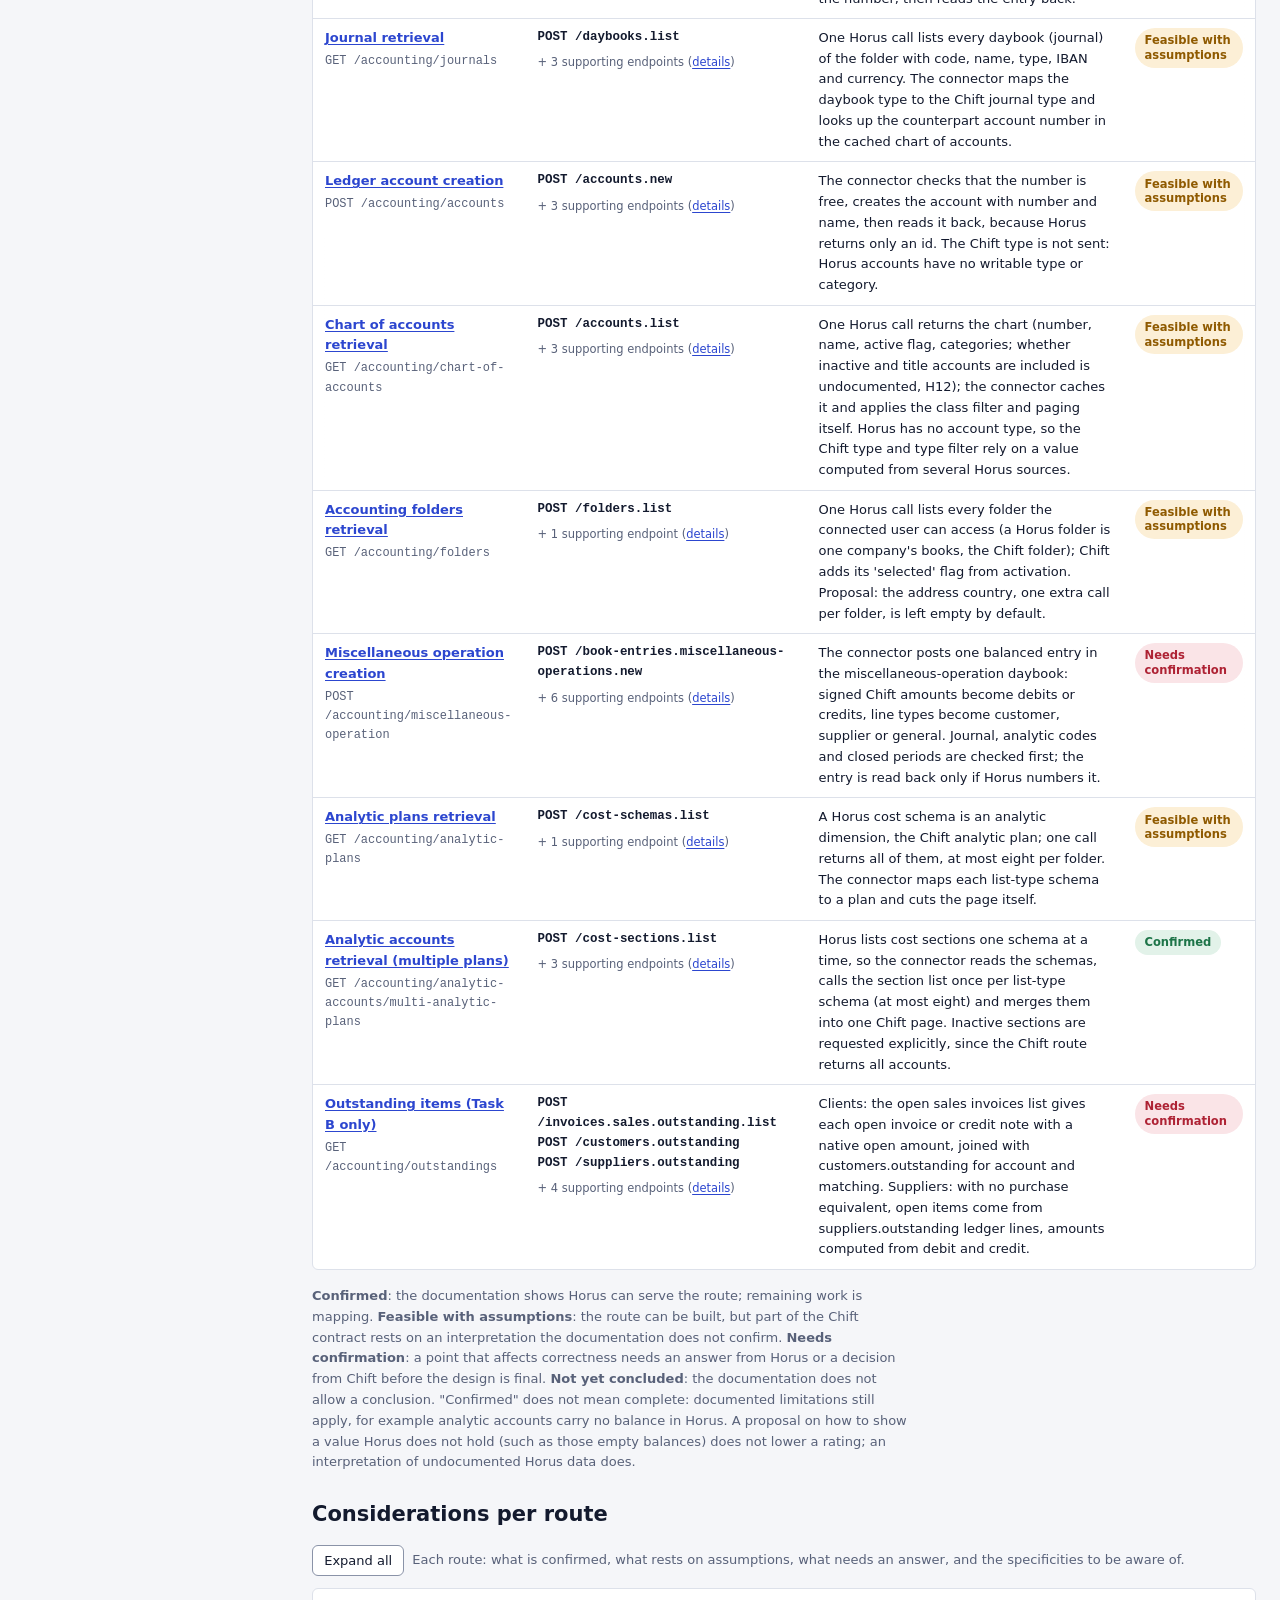
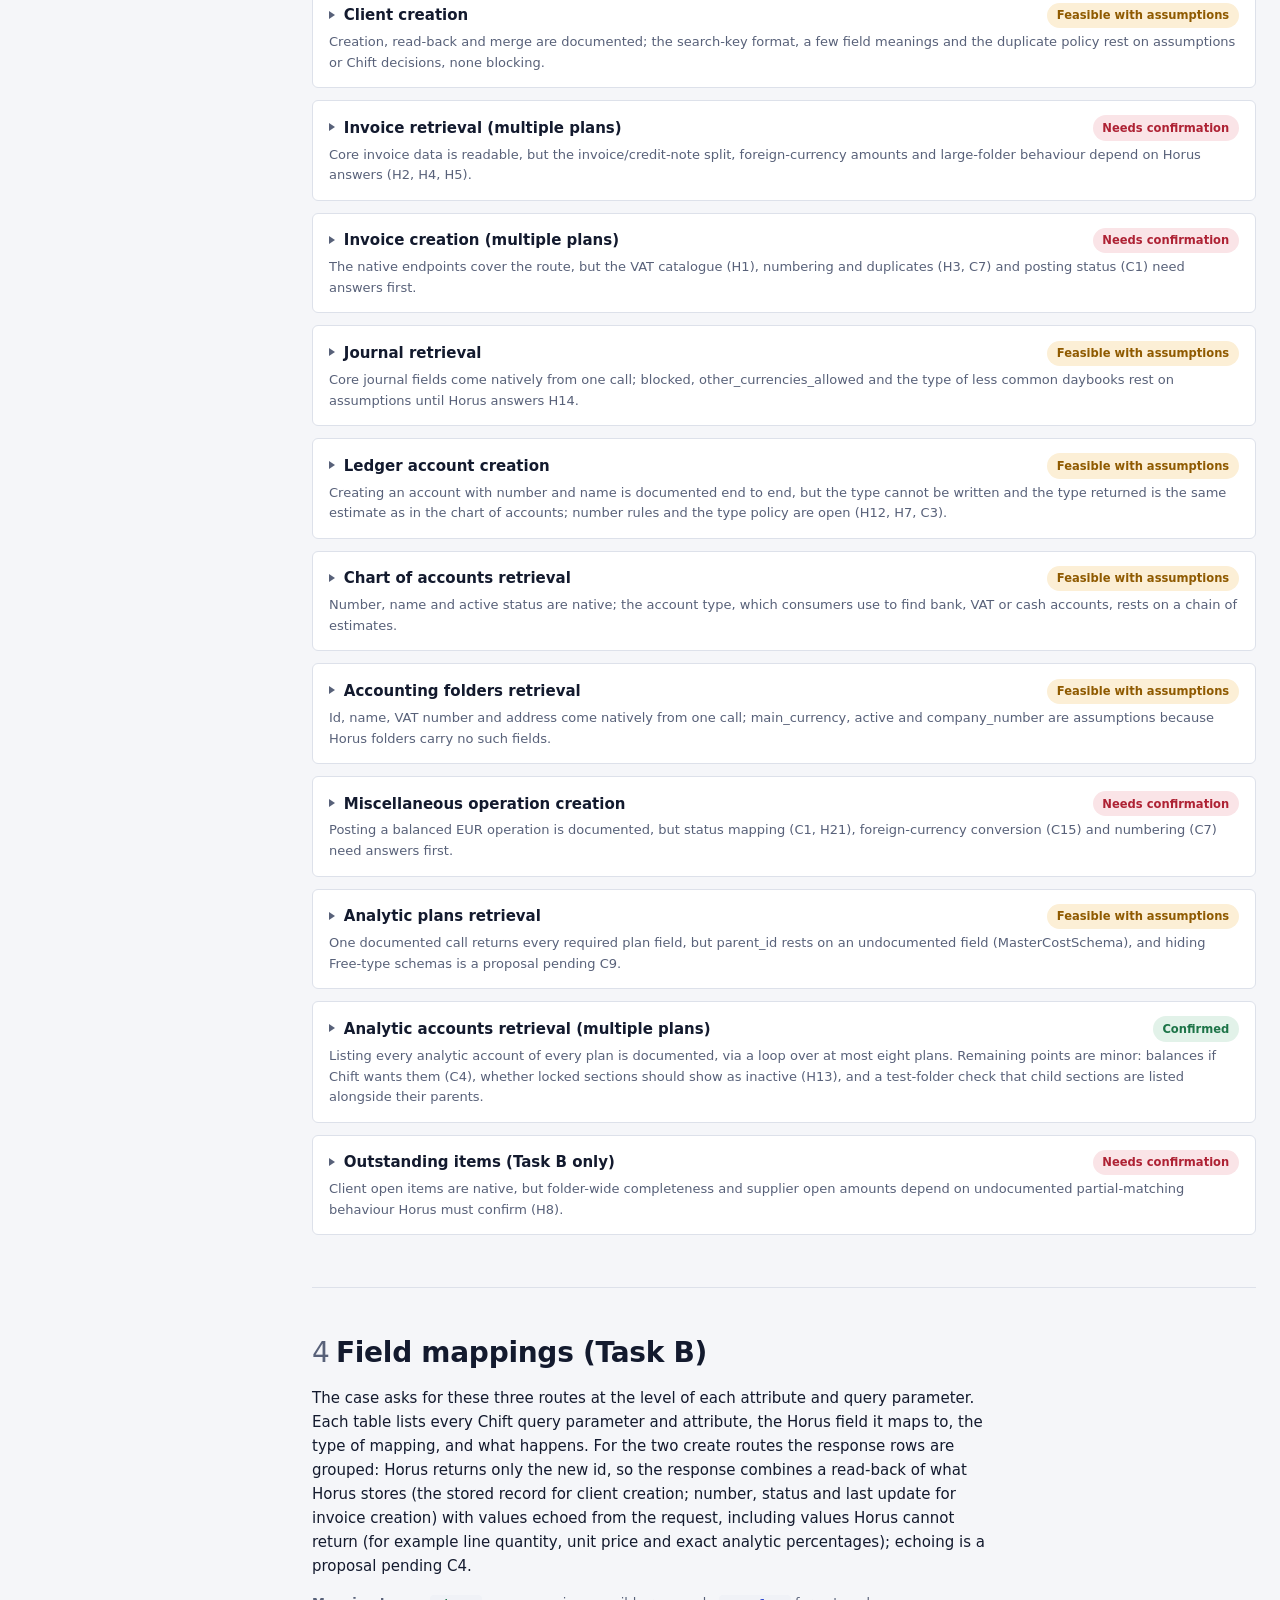
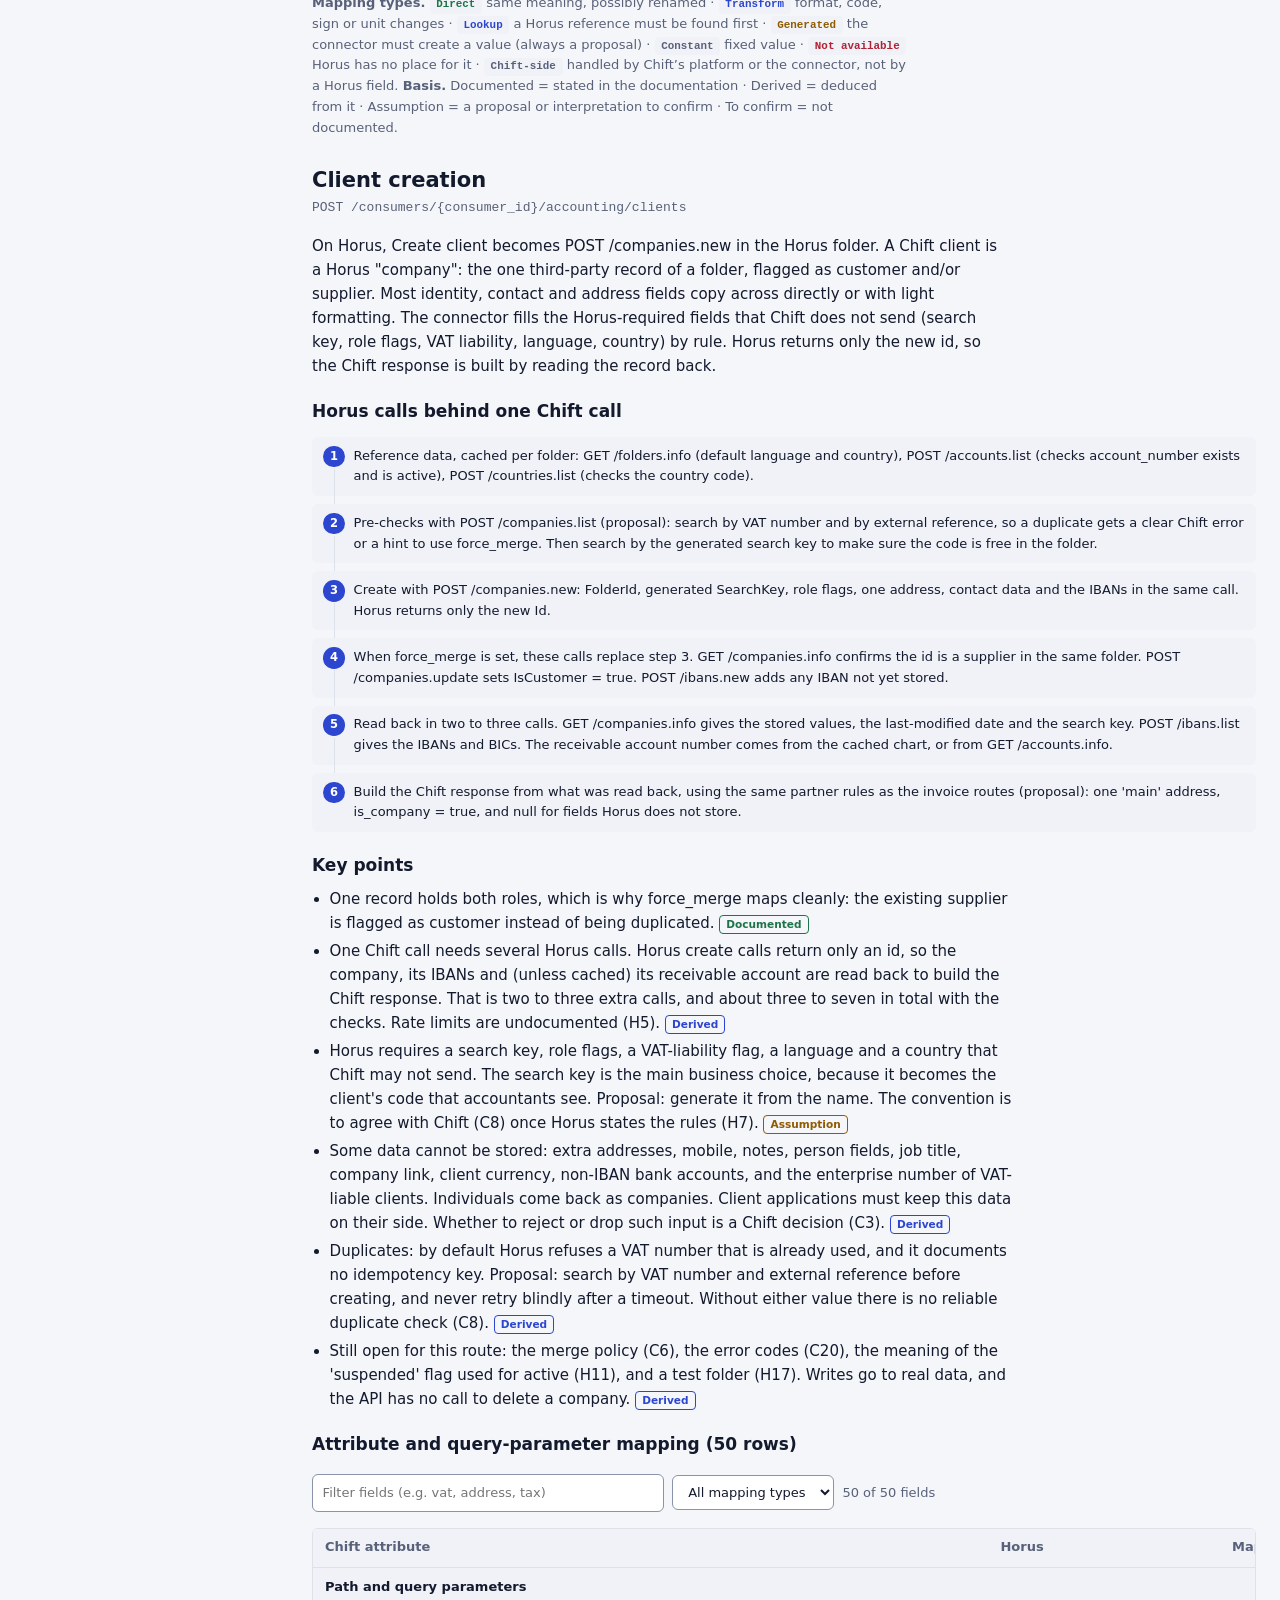
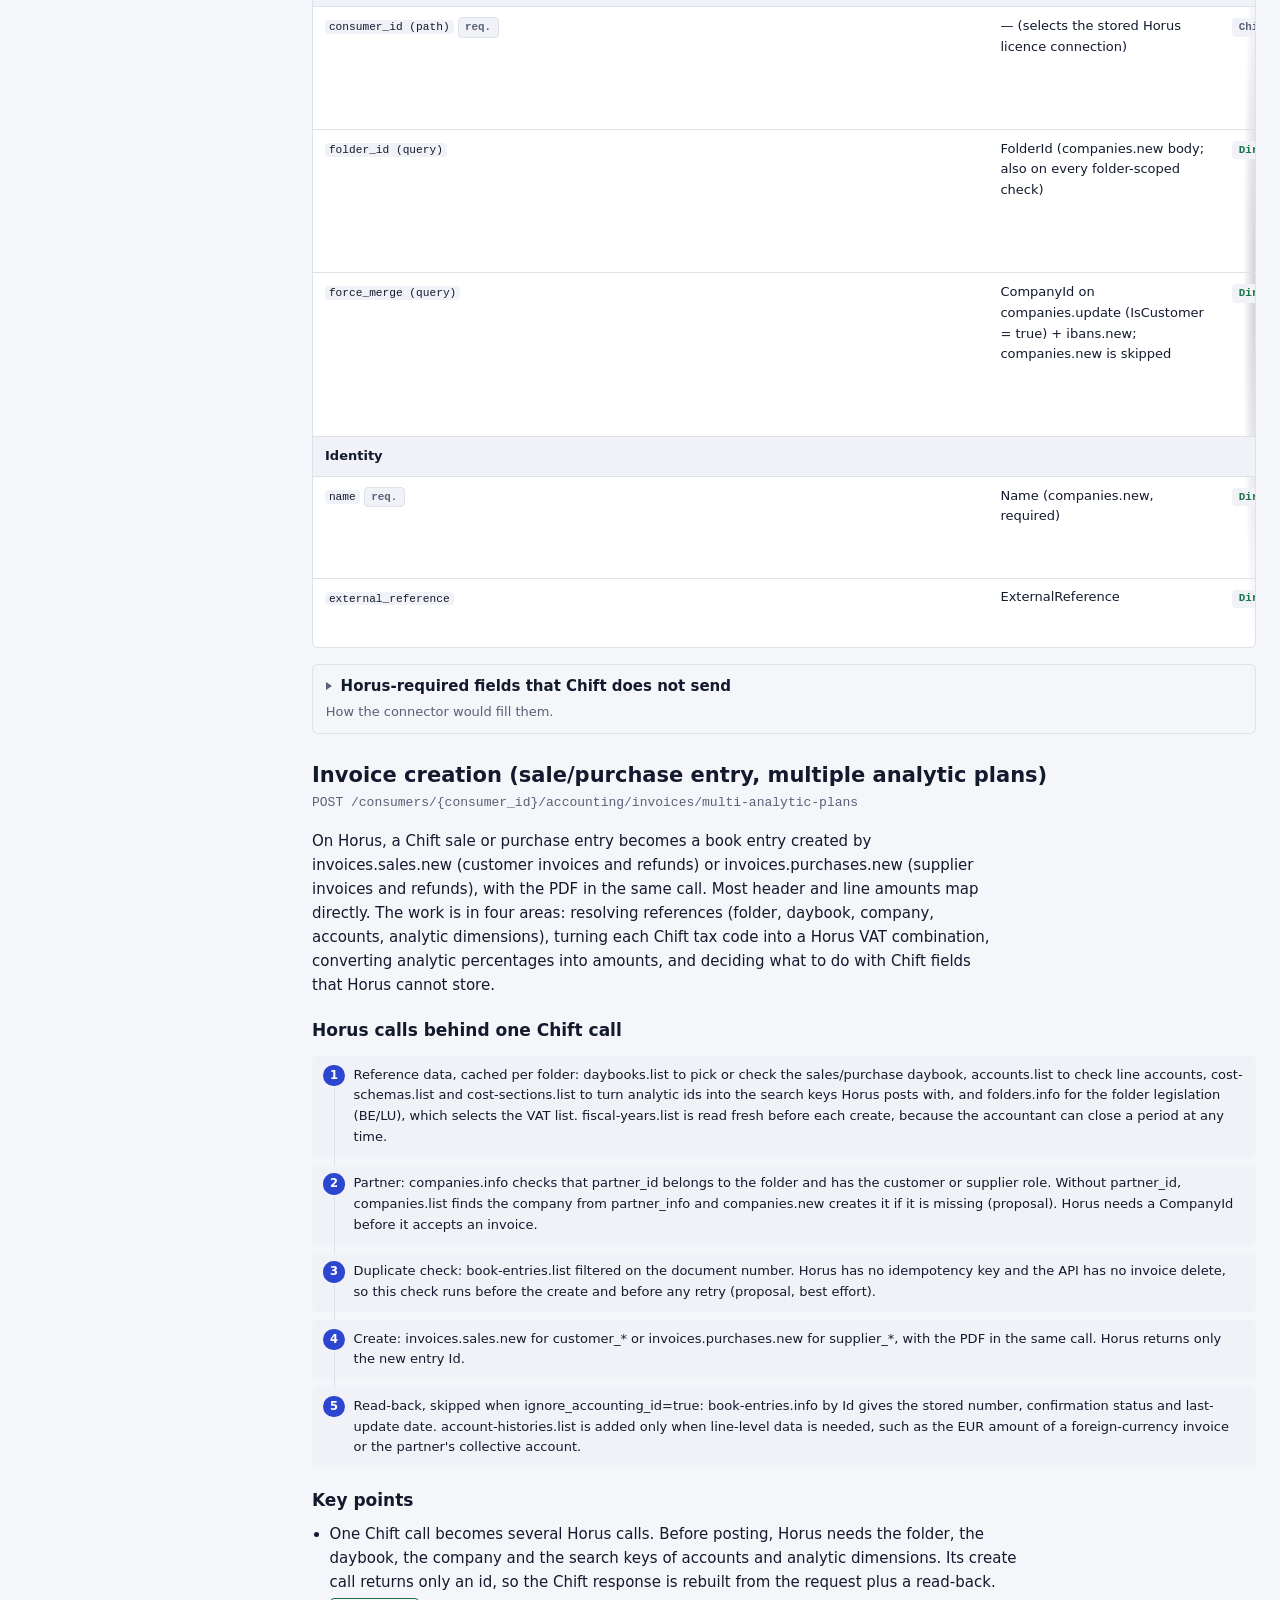
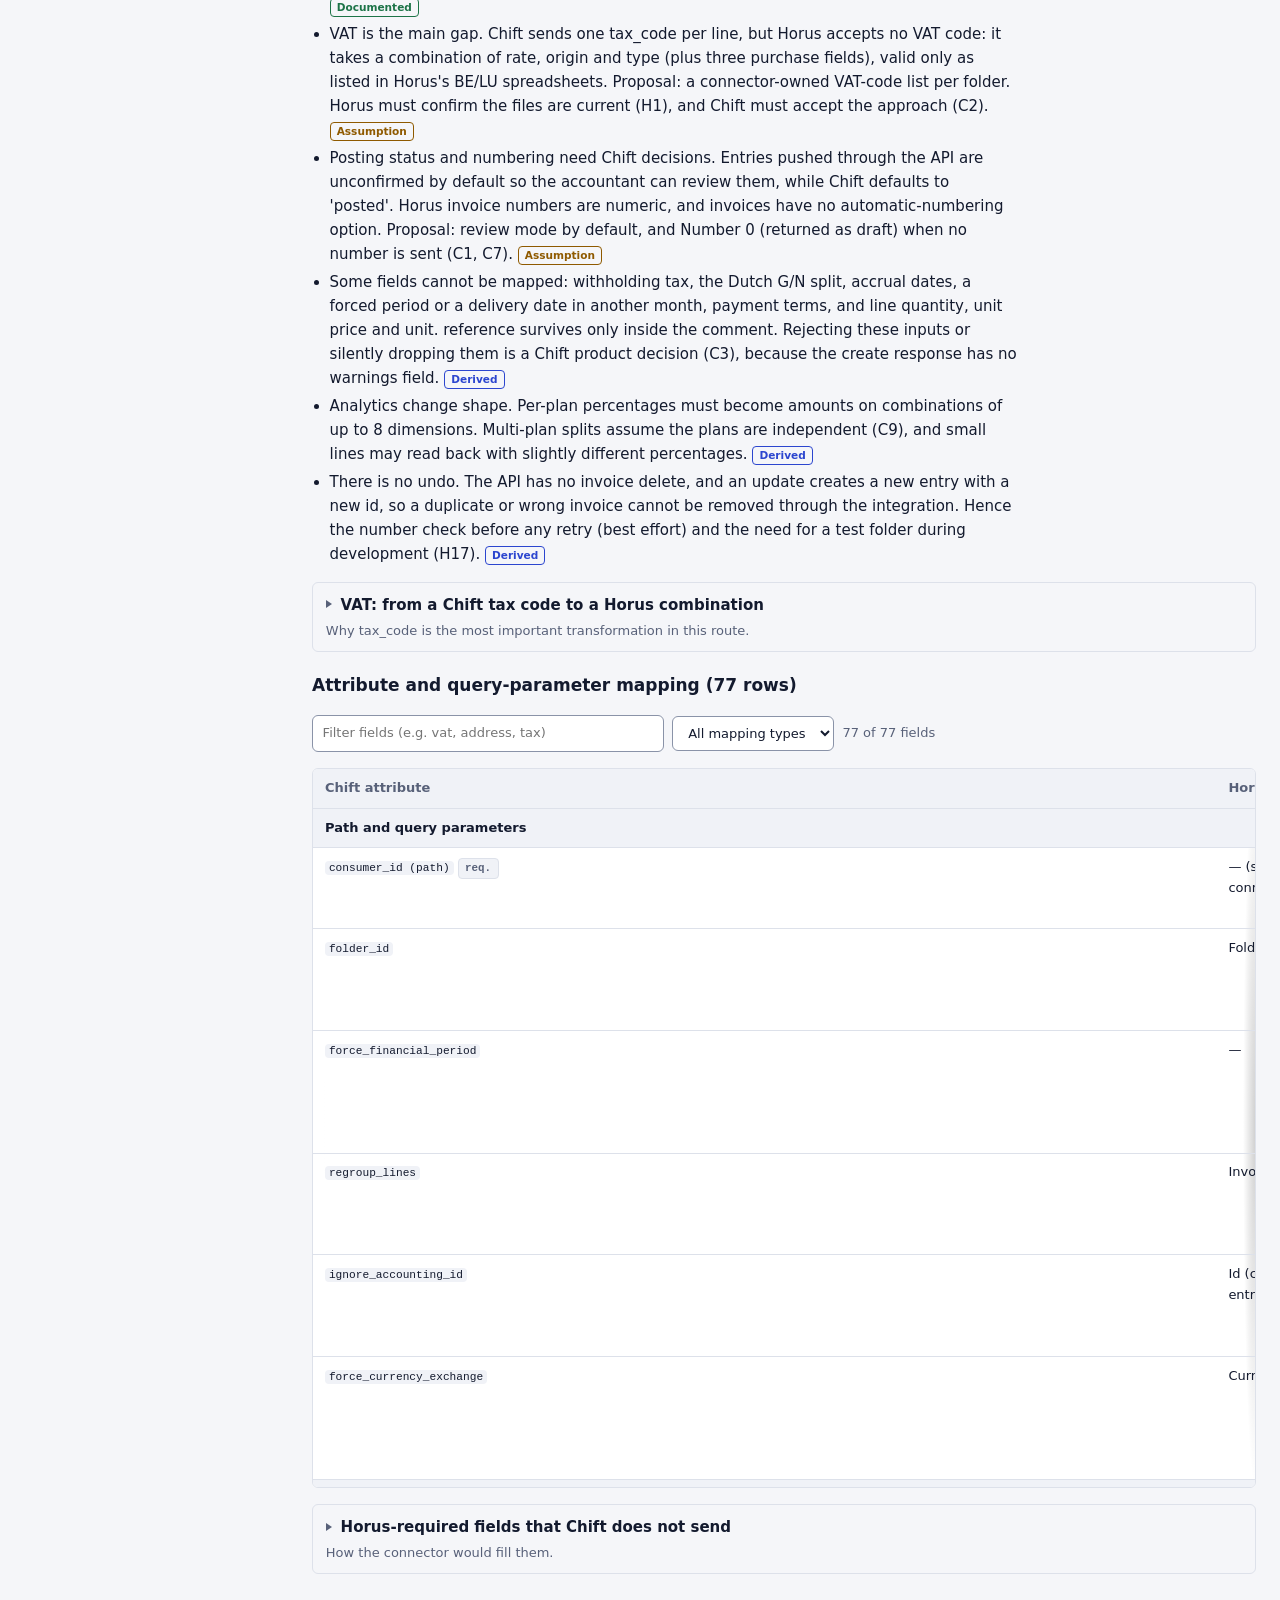
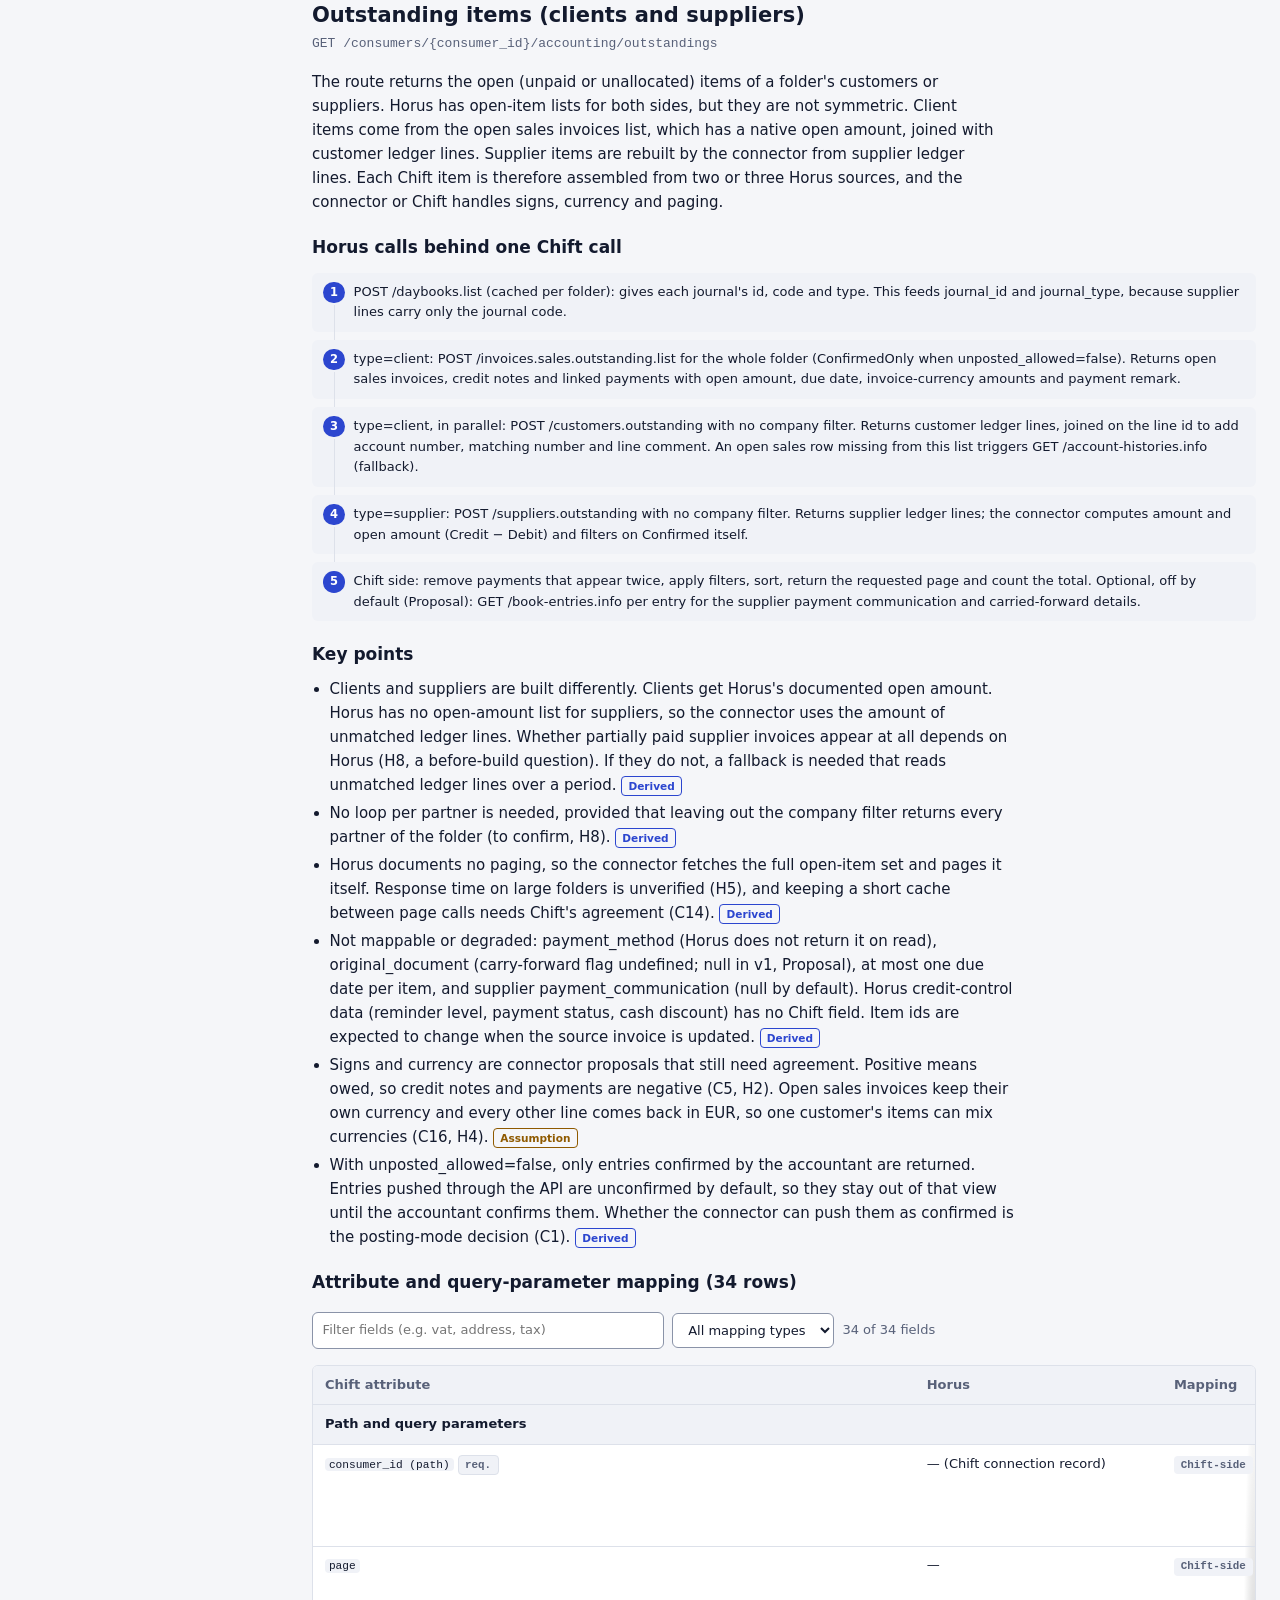
<file: chift-horus-case/chift_horus_connector_assessment.html>
<!doctype html>
<html lang="en">
<head>
<meta charset="utf-8">
<meta name="viewport" content="width=device-width, initial-scale=1, viewport-fit=cover">
<title>Horus Connector Assessment</title>
<meta name="description" content="Concise answer to Part 1 of Chift&#x27;s product/tech case: feasibility of a Horus accounting connector, route-level mapping (Task A), attribute-level mapping (Task B), key limitations and open questions.">
<style>
/* Layout: sticky contents rail on the left, one reading column on the right; wide tables scroll inside their own frame. */
:root {
  --bg: #f5f6f9;
  --surface: #ffffff;
  --surface-2: #f0f2f7;
  --ink: #131a2e;
  --muted: #586179;
  --line: #dde1ea;
  --accent: #2c46cf;
  --accent-ink: #ffffff;
  --accent-soft: #e7ebfc;
  --ok: #1d7448; --ok-bg: #e2f2e9;
  --warn: #8f5a00; --warn-bg: #fcefd6;
  --bad: #ae2234; --bad-bg: #fae4e7;
  --unk: #586179; --unk-bg: #eaedf2;
  --f-doc: #1d7448; --f-ded: #2c46cf; --f-ass: #8f5a00; --f-open: #ae2234;
  --font-sans: system-ui, -apple-system, "Segoe UI", Roboto, "Helvetica Neue", Arial, sans-serif;
  --font-mono: ui-monospace, SFMono-Regular, Menlo, Consolas, "Liberation Mono", monospace;
  --step--1: 0.8125rem; --step-0: 0.9375rem; --step-1: 1.0625rem; --step-2: 1.3125rem; --step-3: 1.75rem; --step-4: 2.25rem;
  --radius: 6px;
  --rail: 15.5rem;
  --line-strong: #8a93a8;
}
@media (prefers-color-scheme: dark) {
  :root:not([data-theme="light"]) {
    --bg: #0d1220; --surface: #141a2b; --surface-2: #1a2136; --ink: #e5e8f1; --muted: #9ca4b9; --line: #262e45;
    --accent: #8d9fff; --accent-ink: #0d1220; --accent-soft: #1d2548; --line-strong: #5a6480;
    --ok: #63d19b; --ok-bg: #12301f; --warn: #f2b54e; --warn-bg: #33270f; --bad: #ff8e9b; --bad-bg: #3a1821; --unk: #aab2c6; --unk-bg: #222a40;
    --f-doc: #63d19b; --f-ded: #8d9fff; --f-ass: #f2b54e; --f-open: #ff8e9b;
    color-scheme: dark;
  }
}
:root[data-theme="dark"] {
  --bg: #0d1220; --surface: #141a2b; --surface-2: #1a2136; --ink: #e5e8f1; --muted: #9ca4b9; --line: #262e45;
  --accent: #8d9fff; --accent-ink: #0d1220; --accent-soft: #1d2548;
  --ok: #63d19b; --ok-bg: #12301f; --warn: #f2b54e; --warn-bg: #33270f; --bad: #ff8e9b; --bad-bg: #3a1821; --unk: #aab2c6; --unk-bg: #222a40;
  --f-doc: #63d19b; --f-ded: #8d9fff; --f-ass: #f2b54e; --f-open: #ff8e9b;
  color-scheme: dark;
}
:root[data-theme="light"] { color-scheme: light; }

* { box-sizing: border-box; }
html { scroll-behavior: smooth; scroll-padding-top: 1rem; }
@media (prefers-reduced-motion: reduce) { html { scroll-behavior: auto; } }
body { margin: 0; background: var(--bg); color: var(--ink); font: 400 var(--step-0)/1.6 var(--font-sans); -webkit-font-smoothing: antialiased; }
a { color: var(--accent); text-underline-offset: 2px; }
code, .mono { font-family: var(--font-mono); font-size: 0.86em; }
code { background: var(--surface-2); padding: 0.08em 0.35em; border-radius: 4px; overflow-wrap: anywhere; }
:focus-visible { outline: 2px solid var(--accent); outline-offset: 2px; border-radius: 3px; }

.page { display: grid; grid-template-columns: var(--rail) minmax(0, 1fr); gap: 2.5rem; max-width: 84rem; margin: 0 auto; padding-inline: 1.5rem; padding-block: 0 4rem; }
@media (max-width: 960px) { .page { grid-template-columns: minmax(0, 1fr); gap: 0; padding-inline: 1rem; } }

/* Contents rail */
.rail { position: sticky; top: 0; align-self: start; max-height: 100vh; overflow-y: auto; padding-block: 2rem; padding-inline: 4px; }
.rail .brandline { font-size: var(--step--1); color: var(--muted); letter-spacing: 0.06em; text-transform: uppercase; margin: 0 0 0.75rem; }
.rail nav ol { list-style: none; margin: 0; padding: 0; display: grid; gap: 0.125rem; }
.rail nav a { display: block; padding: 0.3rem 0.6rem; border-radius: var(--radius); color: var(--muted); text-decoration: none; font-size: var(--step--1); line-height: 1.35; border-left: 2px solid transparent; }
.rail nav a:hover { color: var(--ink); background: var(--surface-2); }
.rail nav a.active { color: var(--ink); border-left-color: var(--accent); background: var(--surface); font-weight: 600; }
.rail nav ol ol { padding-left: 0.75rem; }
.rail .tools { display: grid; gap: 0.5rem; margin-top: 1.25rem; }
@media (max-width: 960px) {
  .rail { position: static; max-height: none; padding-block: 1rem 0; }
  .rail nav { display: none; }
  .rail.open nav { display: block; }
}
.btn.toc-toggle { display: none; }
@media (max-width: 960px) { .btn.toc-toggle { display: inline-flex; } }

.btn { display: inline-flex; align-items: center; gap: 0.4rem; font: 500 var(--step--1)/1 var(--font-sans); color: var(--ink); background: var(--surface); border: 1px solid var(--line); border-radius: var(--radius); padding: 0.5rem 0.7rem; cursor: pointer; }
.btn:hover { border-color: var(--accent); }
.btn[aria-pressed="true"] { background: var(--accent-soft); color: var(--ink); border-color: var(--accent); }
.btn[aria-pressed="true"]::before { content: "✓"; font-weight: 700; }
.btn[aria-pressed="false"]::before { content: "○"; }

/* Main column */
main { min-width: 0; padding-block: 2rem 0; }
.doc-head { padding-block: 0.5rem 1.75rem; border-bottom: 1px solid var(--line); margin-bottom: 2rem; }
.eyebrow { font-size: var(--step--1); letter-spacing: 0.08em; text-transform: uppercase; color: var(--accent); font-weight: 600; margin: 0 0 0.5rem; }
h1 { font-size: var(--step-4); line-height: 1.15; margin: 0 0 0.75rem; letter-spacing: -0.015em; text-wrap: balance; }
h2 { font-size: var(--step-3); line-height: 1.2; margin: 0 0 1rem; letter-spacing: -0.01em; text-wrap: balance; }
h3 { font-size: var(--step-2); line-height: 1.3; margin: 1.75rem 0 0.75rem; text-wrap: balance; }
h4 { font-size: var(--step-1); margin: 1.25rem 0 0.5rem; }
p, li { max-width: 72ch; }
.lede { font-size: var(--step-1); color: var(--muted); max-width: 68ch; margin: 0; }
.meta { display: flex; flex-wrap: wrap; gap: 0.5rem 1.5rem; margin-top: 1.25rem; font-size: var(--step--1); color: var(--muted); }
.meta b { color: var(--ink); font-weight: 600; }
section.block { padding-block: 0.5rem 2.5rem; border-bottom: 1px solid var(--line); margin-bottom: 2.5rem; }
section.block:last-of-type { border-bottom: 0; }
.sec-num { color: var(--muted); font-weight: 500; margin-right: 0.4rem; font-variant-numeric: tabular-nums; }

/* Callouts */
.note { background: var(--surface); border: 1px solid var(--line); border-radius: var(--radius); padding: 0.9rem 1.1rem; margin: 1rem 0; }
.note > :first-child { margin-top: 0; } .note > :last-child { margin-bottom: 0; }
.note.key { border-color: var(--accent); background: var(--accent-soft); }
.note .note-title { font-weight: 700; display: block; margin-bottom: 0.35rem; }

/* Chips */
.chip { display: inline-flex; align-items: center; gap: 0.3rem; font: 600 0.72rem/1 var(--font-sans); letter-spacing: 0.02em; padding: 0.3rem 0.5rem; border-radius: 999px; white-space: nowrap; border: 1px solid transparent; }
.chip::before { content: ""; width: 0.45rem; height: 0.45rem; border-radius: 50%; background: currentColor; }
.v-supported { color: var(--ok); background: var(--ok-bg); }
.v-workaround { color: var(--warn); background: var(--warn-bg); }
.v-not_supported { color: var(--bad); background: var(--bad-bg); }
.v-unknown { color: var(--unk); background: var(--unk-bg); }
.tag { display: inline-block; font: 600 0.68rem/1 var(--font-mono); padding: 0.25rem 0.4rem; border-radius: 4px; background: var(--surface-2); color: var(--muted); border: 1px solid var(--line); white-space: nowrap; }
.lbl { display: inline-block; font: 700 0.66rem/1 var(--font-sans); padding: 0.22rem 0.38rem; border-radius: 4px; border: 1px solid currentColor; white-space: nowrap; }
.lbl-F { color: var(--f-doc); } .lbl-D { color: var(--f-ded); } .lbl-A { color: var(--f-ass); } .lbl-Q { color: var(--f-open); }
.cls { display: inline-block; font: 600 0.66rem/1 var(--font-mono); padding: 0.24rem 0.4rem; border-radius: 4px; background: var(--surface-2); color: var(--ink); white-space: nowrap; }
.cls-NA { color: var(--bad); } .cls-DIRECT { color: var(--ok); } .cls-TRANSFORM, .cls-LOOKUP, .cls-COMPOSITE { color: var(--warn); } .cls-CONSTANT, .cls-CHIFT_INTERNAL { color: var(--muted); }

/* Tables */
.table-wrap { overflow-x: auto; border: 1px solid var(--line); border-radius: var(--radius); background: var(--surface); margin: 1rem 0; }
table { border-collapse: collapse; width: 100%; font-size: var(--step--1); }
th, td { text-align: left; vertical-align: top; padding: 0.55rem 0.75rem; border-bottom: 1px solid var(--line); }
th { font-weight: 600; color: var(--muted); background: var(--surface-2); position: sticky; top: 0; z-index: 1; white-space: nowrap; }
tbody tr:last-child td { border-bottom: 0; }
td.num { font-variant-numeric: tabular-nums; }
td .sub { display: block; color: var(--muted); font-size: 0.92em; margin-top: 0.2rem; }
.fieldmap td:first-child { white-space: nowrap; }
.fieldmap td.rule { min-width: 18rem; }
.fieldmap td.ev { min-width: 16rem; color: var(--muted); }
.hide-evidence .ev { display: none; }
tr.group-row td { background: var(--surface-2); font-weight: 700; color: var(--ink); }

/* Filters */
.filters { display: flex; flex-wrap: wrap; gap: 0.5rem; align-items: center; margin: 1rem 0 0.25rem; }
.filters input[type="search"] { font: inherit; font-size: var(--step--1); padding: 0.45rem 0.6rem; border: 1px solid var(--line); border-radius: var(--radius); background: var(--surface); color: var(--ink); min-width: 0; flex: 1 1 14rem; max-width: 22rem; }
.filters .count { font-size: var(--step--1); color: var(--muted); }

/* Route cards */
details.route { background: var(--surface); border: 1px solid var(--line); border-radius: var(--radius); margin: 0.75rem 0; }
details.route > summary { list-style: none; cursor: pointer; padding: 0.85rem 1rem; display: grid; grid-template-columns: minmax(0, 1fr) auto; gap: 0.25rem 1rem; align-items: center; }
details.route > summary::-webkit-details-marker { display: none; }
details.route > summary .r-title { font-weight: 700; }
details.route > summary .r-path { grid-column: 1 / -1; font-family: var(--font-mono); font-size: 0.78rem; color: var(--muted); overflow-wrap: anywhere; }
details.route > summary .r-line { grid-column: 1 / -1; color: var(--muted); font-size: var(--step--1); }
details.route > summary:hover { background: var(--surface-2); }
details.route[open] > summary { border-bottom: 1px solid var(--line); }
details.route .r-body { padding: 0.25rem 1rem 1rem; min-width: 0; }
.caret { display: inline-block; width: 0; height: 0; border-left: 6px solid var(--muted); border-top: 4.5px solid transparent; border-bottom: 4.5px solid transparent; margin-right: 0.55rem; vertical-align: 0.1em; transition: transform 0.15s ease; }
details[open] > summary .caret { transform: rotate(90deg); }
@media (prefers-reduced-motion: reduce) { .caret { transition: none; } }

/* Call-sequence flow */
.flow { list-style: none; margin: 0.75rem 0; padding: 0; display: grid; gap: 0.5rem; counter-reset: step; }
.flow li { position: relative; padding: 0.55rem 0.75rem 0.55rem 2.6rem; background: var(--surface-2); border-radius: var(--radius); max-width: none; font-size: var(--step--1); }
.flow li::before { counter-increment: step; content: counter(step); position: absolute; left: 0.7rem; top: 0.55rem; width: 1.35rem; height: 1.35rem; border-radius: 50%; background: var(--accent); color: var(--accent-ink); font: 700 0.72rem/1.35rem var(--font-sans); text-align: center; }
.flow li:not(:last-child)::after { content: ""; position: absolute; left: 1.35rem; top: 2rem; bottom: -0.55rem; width: 1px; background: var(--line); }

.endpoint-list { display: grid; gap: 0.4rem; margin: 0.5rem 0; padding: 0; list-style: none; }
.endpoint-list li { display: grid; grid-template-columns: auto minmax(0, 1fr); gap: 0.6rem; align-items: baseline; max-width: none; font-size: var(--step--1); }
.endpoint-list .ep { font-family: var(--font-mono); font-size: 0.8rem; font-weight: 600; overflow-wrap: anywhere; }

.two-col { display: grid; grid-template-columns: repeat(auto-fit, minmax(min(100%, 20rem), 1fr)); gap: 1rem 1.5rem; }
.two-col > * { min-width: 0; }
ul.tight { padding-left: 1.1rem; margin: 0.4rem 0; } ul.tight li { margin: 0.25rem 0; }

/* Verdict overview */
.overview { display: grid; grid-template-columns: repeat(auto-fit, minmax(min(100%, 9.5rem), 1fr)); gap: 0.75rem; margin: 1.25rem 0; }
.overview .tile { background: var(--surface); border: 1px solid var(--line); border-radius: var(--radius); padding: 0.75rem 0.9rem; }
.overview .tile .n { font-size: var(--step-3); font-weight: 700; font-variant-numeric: tabular-nums; line-height: 1.1; }
.overview .tile .t { font-size: var(--step--1); color: var(--muted); }

/* Diagram */
.diagram { overflow-x: auto; background: var(--surface); border: 1px solid var(--line); border-radius: var(--radius); padding: 1rem; margin: 1rem 0; }
.diagram svg { display: block; min-width: 40rem; width: 100%; height: auto; }
.diagram svg text { fill: var(--ink); font-family: var(--font-sans); }
.diagram svg .muted { fill: var(--muted); }
.diagram svg .box { fill: var(--surface-2); stroke: var(--line); }
.diagram svg .box-accent { fill: var(--accent-soft); stroke: var(--accent); }
.diagram svg .edge { stroke: var(--muted); fill: none; }
.diagram svg .arrowhead { fill: var(--muted); }

footer.doc-foot { color: var(--muted); font-size: var(--step--1); padding-block: 1rem 0; }

.sr-only { position: absolute; width: 1px; height: 1px; padding: 0; margin: -1px; overflow: hidden; clip: rect(0, 0, 0, 0); white-space: nowrap; border: 0; }
details.route.inner { margin: 1rem 0 0.5rem; background: var(--bg); }
details.route.inner > summary { padding: 0.6rem 0.8rem; }
details.route.inner .r-body { padding: 0.25rem 0.8rem 0.8rem; }
.overview-table td:first-child { min-width: 12rem; }
.overview-table td.eps { font-family: var(--font-mono); font-size: 0.78rem; min-width: 16rem; }
.legend { display: flex; flex-wrap: wrap; gap: 0.5rem 1.25rem; align-items: center; font-size: var(--step--1); color: var(--muted); }
.legend > span { display: inline-flex; gap: 0.4rem; align-items: center; }
.q-table td:first-child { white-space: nowrap; }
.kicker { font-size: var(--step--1); color: var(--muted); margin-top: -0.5rem; }

.overview .tile .chip { white-space: normal; text-align: left; line-height: 1.25; }
main p, main li, .flow li, .endpoint-list li, .r-line, .r-path, .sub { overflow-wrap: anywhere; }
@media (max-width: 640px) {
  details.route > summary { grid-template-columns: minmax(0, 1fr); }
  .chip { white-space: normal; }
  h1 { font-size: var(--step-3); }
  h2 { font-size: var(--step-2); }
}

.btn, .filters input[type="search"] { border-color: var(--line-strong); }
.table-wrap:has(> table.fieldmap) { max-height: 80vh; overflow: auto; }
.table-wrap {
  background:
    linear-gradient(to right, var(--surface) 30%, transparent) left / 2rem 100% no-repeat local,
    linear-gradient(to left, var(--surface) 30%, transparent) right / 2rem 100% no-repeat local,
    radial-gradient(farthest-side at 0 50%, rgb(0 0 0 / .18), transparent) left / .75rem 100% no-repeat scroll,
    radial-gradient(farthest-side at 100% 50%, rgb(0 0 0 / .18), transparent) right / .75rem 100% no-repeat scroll,
    var(--surface);
}
.to-top { display: none; }
@media (max-width: 960px) {
  .to-top { display: inline-flex; position: fixed; right: 1rem; bottom: calc(1rem + env(safe-area-inset-bottom, 0px)); z-index: 10; box-shadow: 0 2px 8px rgb(0 0 0 / .15); text-decoration: none; }
}

/* Ratings and question priority */
.lvl, .tier { display: inline-block; font-size: var(--step--1); font-weight: 600; padding: 0.1rem 0.45rem; border-radius: 999px; white-space: nowrap; border: 1px solid transparent; }
.lvl-low { color: var(--ok); background: var(--ok-bg); }
.lvl-medium { color: var(--warn); background: var(--warn-bg); }
.lvl-high { color: var(--bad); background: var(--bad-bg); }
.tier-1 { color: var(--bad); background: var(--bad-bg); }
.tier-2 { color: var(--warn); background: var(--warn-bg); }
.tier-3 { color: var(--unk); background: var(--unk-bg); }
p.small { font-size: var(--step--1); color: var(--muted); }

/* Concise assessment report: feasibility levels, mapping types, evidence grid, horizontal flows, limitation cards */
.fz { display: inline-block; font: 600 0.72rem/1.25 var(--font-sans); padding: 0.28rem 0.55rem; border-radius: 999px; border: 1px solid transparent; }
.fz-ok { color: var(--ok); background: var(--ok-bg); }
.fz-ass { color: var(--warn); background: var(--warn-bg); }
.fz-conf { color: var(--bad); background: var(--bad-bg); }
.fz-open { color: var(--unk); background: var(--unk-bg); border-style: dashed; border-color: var(--line-strong); }
.overview .tile .fz { white-space: normal; }
.mp { display: inline-block; font: 600 0.68rem/1 var(--font-mono); padding: 0.24rem 0.42rem; border-radius: 4px; background: var(--surface-2); white-space: nowrap; }
.mp-direct { color: var(--ok); } .mp-transform, .mp-lookup { color: var(--accent); } .mp-generated { color: var(--warn); }
.mp-na { color: var(--bad); } .mp-constant, .mp-chift { color: var(--muted); }
.quad { display: grid; grid-template-columns: repeat(auto-fit, minmax(min(100%, 17rem), 1fr)); gap: 0.75rem; margin: 0.75rem 0 1.25rem; }
.quad .q { background: var(--surface); border: 1px solid var(--line); border-top-width: 4px; border-radius: var(--radius); padding: 0.75rem 0.95rem; min-width: 0; }
.quad .q h4 { margin: 0 0 0.4rem; font-size: var(--step-0); }
.quad .q ul { margin: 0; padding-left: 1.1rem; font-size: var(--step--1); }
.quad .q-ok { border-top-color: var(--ok); } .quad .q-ass { border-top-color: var(--warn); } .quad .q-conf { border-top-color: var(--bad); } .quad .q-open { border-top-color: var(--line-strong); border-top-style: dashed; }
.cols3 { display: grid; grid-template-columns: repeat(auto-fit, minmax(min(100%, 14rem), 1fr)); gap: 0.75rem; margin-top: 0.75rem; }
.cols3 > div { background: var(--surface-2); border-radius: var(--radius); padding: 0.6rem 0.8rem; min-width: 0; }
.cols3 h4 { margin: 0 0 0.3rem; font-size: var(--step--1); text-transform: uppercase; letter-spacing: 0.04em; color: var(--muted); }
.cols3 ul { margin: 0; padding-left: 1rem; font-size: var(--step--1); }
.hflow { list-style: none; margin: 0.5rem 0 1rem; padding: 0; display: grid; grid-template-columns: repeat(auto-fit, minmax(min(100%, 12rem), 1fr)); gap: 0.6rem; counter-reset: hstep; }
.hflow li { position: relative; background: var(--surface); border: 1px solid var(--line); border-radius: var(--radius); padding: 0.6rem 0.7rem 0.6rem 2.3rem; font-size: var(--step--1); min-width: 0; overflow-wrap: anywhere; }
.hflow li::before { counter-increment: hstep; content: counter(hstep); position: absolute; left: 0.6rem; top: 0.6rem; width: 1.3rem; height: 1.3rem; border-radius: 50%; background: var(--accent); color: var(--accent-ink); font: 700 0.7rem/1.3rem var(--font-sans); text-align: center; }
.limit { background: var(--surface); border: 1px solid var(--line); border-radius: var(--radius); padding: 0.8rem 1rem; margin: 0.75rem 0; }
.limit h4 { margin: 0 0 0.5rem; font-size: var(--step-1); display: flex; flex-wrap: wrap; gap: 0.5rem; align-items: center; }
.limit h4 .num { display: inline-grid; place-items: center; width: 1.6rem; height: 1.6rem; border-radius: 50%; background: var(--accent-soft); color: var(--accent); font-size: var(--step--1); }
.limit dl { display: grid; grid-template-columns: minmax(8rem, 11rem) minmax(0, 1fr); gap: 0.35rem 1rem; margin: 0; font-size: var(--step--1); }
.limit dt { color: var(--muted); font-weight: 600; }
.limit dd { margin: 0; }
@media (max-width: 640px) { .limit dl { grid-template-columns: minmax(0, 1fr); } .limit dt { margin-top: 0.4rem; } }
.fieldmap.simple td.rule { min-width: 18rem; }
.diagram-flow { display: grid; grid-template-columns: minmax(0, 1fr) auto minmax(0, 1.2fr) auto minmax(0, 1.4fr); gap: 0.6rem; align-items: stretch; margin: 1rem 0 1.25rem; }
.diagram-flow .box { background: var(--surface); border: 1px solid var(--line); border-radius: var(--radius); padding: 0.7rem 0.85rem; font-size: var(--step--1); min-width: 0; }
.diagram-flow .box h4 { margin: 0 0 0.35rem; font-size: var(--step-0); }
.diagram-flow .box ul { margin: 0; padding-left: 1rem; }
.diagram-flow .box.mid { border-color: var(--accent); background: var(--accent-soft); }
.diagram-flow .arrow { align-self: center; color: var(--muted); font-size: 1.4rem; }
@media (max-width: 760px) { .diagram-flow { grid-template-columns: minmax(0, 1fr); } .diagram-flow .arrow { transform: rotate(90deg); justify-self: center; } }
.ref-link { font-size: var(--step--1); }

.endpoint-list.plain { list-style: none; padding: 0; margin: 0.3rem 0 0.8rem; display: grid; gap: 0.25rem; }
.endpoint-list.plain .ep { font-family: var(--font-mono); font-size: 0.78rem; overflow-wrap: anywhere; }
.overview-table td.eps .sub { display: block; margin-top: 0.35rem; font-family: var(--font-sans); }

</style>
</head>
<body>
<div class="page" id="top">
  <aside class="rail" aria-label="Contents">
    <p class="brandline">Chift × Horus · Part 1</p>
    <button class="btn toc-toggle" id="toc-toggle" aria-expanded="false" aria-controls="toc">Contents</button>
    <nav id="toc"><ol><li><a href="#summary">1 Executive summary and feasibility</a><ol><li><a href="#sum-evidence">Confirmed, assumed, open</a></li><li><a href="#sum-messages">Key messages</a></li></ol></li><li><a href="#differences">2 How Horus differs from Chift</a></li><li><a href="#routes">3 Route mapping (Task A)</a><ol><li><a href="#rt-details">Considerations per route</a></li></ol></li><li><a href="#fields">4 Field mappings (Task B)</a><ol><li><a href="#tb-client">Client creation</a></li><li><a href="#tb-invoice">Invoice creation (sale/purchase entry, multiple analytic plans)</a></li><li><a href="#tb-outst">Outstanding items (clients and suppliers)</a></li></ol></li><li><a href="#limits">5 Key limitations and design considerations</a><ol><li><a href="#lim-clients">What clients will notice</a></li><li><a href="#lim-list">Limitations</a></li></ol></li><li><a href="#questions">6 Open questions and next steps</a><ol><li><a href="#q-before">Before build</a></li><li><a href="#next-steps">Next steps</a></li></ol></li><li><a href="#appendix">A–B Appendices</a></li></ol></nav>
    <div class="tools">
      <button class="btn" id="theme-toggle">Dark theme</button>
    </div>
  </aside>
  <main>
    <header class="doc-head">
  <p class="eyebrow">Chift product/tech case · Part 1 · Mapping Chift – Horus</p>
  <h1>Horus connector assessment</h1>
  <p class="lede">Can Chift's accounting routes be served from the Horus Software API, which Horus endpoints would each route use,
  how the requested attributes map, and what must be confirmed before building.</p>
  <div class="meta">
    <span>Prepared by <b>Silas Deblanc</b></span>
    <span>For <b>Chift, Product &amp; Tech</b></span>
    <span>Date <b>13 October 2026</b></span>
    <span>Status <b>For discussion</b></span>
    <span>Basis <b>desk analysis of the documentation, no live API calls</b></span>
    <span>Detailed reference <b><a href="chift_horus_mapping_report.html">full technical mapping</a></b> (unchanged; corrections in appendix B)</span>
  </div>
</header>
    <section class="block" id="summary"><h2><span class="sec-num">1</span>Executive summary and feasibility</h2>
<p class="lede"><b>The Horus Software API has a documented endpoint for the core object of every Chift route in scope, so the documentation rules out none of the 11 routes.</b> That is not the same as every route being settled. One route is confirmed by the documentation (analytic accounts). Six are feasible but rely on assumptions the documentation does not confirm (client creation, journals, ledger account creation, chart of accounts, folders and analytic plans). Four need answers from Horus or decisions from Chift before their design is final (invoice retrieval, invoice creation, miscellaneous operations and outstanding items); these are likely the highest-value routes for Chift’s clients (to confirm with Chift) and carry most of the build effort. Behaviour on large folders cannot be concluded from the documentation for any list route.</p><div class="overview"><div class="tile"><div class="n">1</div><div class="t"><span class="fz fz-ok">Confirmed</span></div></div><div class="tile"><div class="n">6</div><div class="t"><span class="fz fz-ass">Feasible with assumptions</span></div></div><div class="tile"><div class="n">4</div><div class="t"><span class="fz fz-conf">Needs confirmation</span></div></div><div class="tile"><div class="n">11</div><div class="t">Chift routes analysed (10 in Task A, outstanding items in Task B)</div></div></div><p class="small">Each route is rated on functional feasibility, by the weakest point that materially affects it (levels explained in section 3). "Confirmed" means the documentation shows Horus can do what the route needs; documented limitations still apply. Build effort (analyst’s estimate, to calibrate with Chift): low for folders, analytic plans, journals and analytic accounts; medium for client creation, ledger account creation, chart of accounts and miscellaneous operations; high for invoice creation, invoice retrieval and outstanding items. Task A is the route-level mapping of the ten routes listed in the case; Task B is the attribute-level mapping of three routes.</p><h3 id="sum-evidence">What is confirmed, assumed or still open</h3><div class="quad"><div class="q q-ok"><h4>What the documentation confirms</h4><ul class="tight"><li>Each of the 11 routes has documented Horus endpoints for its core object and operation (create or list; invoices are listed as book entries and ledger lines) in the documentation reviewed; no route lacks a capability. <span class="lbl lbl-F" title="Documented">Documented</span></li><li>Invoice creation is native: invoices.sales.new and invoices.purchases.new post invoices and credit notes (Type 0/1) with VAT, analytics and the PDF in one call. <span class="lbl lbl-F" title="Documented">Documented</span></li><li>Client open items are native: invoices.sales.outstanding.list returns open sales invoices and credit notes with open amount and payment status. <span class="lbl lbl-F" title="Documented">Documented</span></li><li>Horus publishes the accepted VAT combinations in two spreadsheets (sales, purchases), each with BE and LU sheets, and folders.list returns each folder&#x27;s legislation. <span class="lbl lbl-F" title="Documented">Documented</span></li><li>The write rules are documented, so the connector can check them before posting: totals equal base plus tax, cost lines sum to the line base, miscellaneous operations balance. <span class="lbl lbl-F" title="Documented">Documented</span></li></ul></div><div class="q q-ass"><h4>What depends on an assumption</h4><ul class="tight"><li>Horus lists return complete results for a folder and period, so paging, totals and day-level filters can be emulated. Deduced from the absence of paging parameters. <span class="lbl lbl-D" title="Derived">Derived</span></li><li>The VAT spreadsheets are current and complete, and the API accepts the Luxembourg tax origins that are missing from the API reference&#x27;s value lists. <span class="lbl lbl-A" title="Assumption">Assumption</span></li><li>Invoice or credit note on read follows the daybook type; the amount sign decides only where no credit-note daybook exists. A proposed rule, not documented behaviour. <span class="lbl lbl-A" title="Assumption">Assumption</span></li><li>suppliers.outstanding without a company filter returns every supplier&#x27;s open lines, partially matched ones included; otherwise a fallback read of supplier ledger lines is needed. <span class="lbl lbl-A" title="Assumption">Assumption</span></li><li>Ledger amounts on read are in the folder currency (EUR). Open sales items, which carry a total and a separate invoice-currency total, suggest it; no source states it. <span class="lbl lbl-A" title="Assumption">Assumption</span></li></ul></div><div class="q q-conf"><h4>What needs confirmation from Horus or Chift</h4><ul class="tight"><li>Horus, VAT and posting: whether the tax files are current and authoritative (H1), credit-note daybook rules and the document type on read (H2), numbering and duplicate numbers (H3). <span class="lbl lbl-Q" title="To confirm">To confirm</span></li><li>Horus, reads: the currency of ledger amounts (H4), rate, size and time limits (H5), and whether the outstanding endpoints return partially matched lines for all partners (H8). <span class="lbl lbl-Q" title="To confirm">To confirm</span></li><li>Horus, access: integration registration and a test licence or folder (H19, H17), the allowed API addresses and connection lifecycle (H24), whether every user may confirm entries (H21), and which documentation version is authoritative (H20). <span class="lbl lbl-Q" title="To confirm">To confirm</span></li><li>Chift, before build: posting mode and the rule for invoices without a number (C1, C7), caching and timeouts (C14), and who converts foreign-currency operations (C15). <span class="lbl lbl-Q" title="To confirm">To confirm</span></li><li>Chift, Task B conventions: the synthetic VAT-code list (C2), sign conventions (C5) and partner codes (C8). <span class="lbl lbl-Q" title="To confirm">To confirm</span></li></ul></div><div class="q q-open"><h4>What cannot be concluded yet</h4><ul class="tight"><li>Whether the list routes perform and stay complete on large accounting-firm folders: no limits are documented and no volume test has been run. <span class="lbl lbl-Q" title="To confirm">To confirm</span></li><li>Whether supplier open items are complete for partly paid invoices. This depends on H8, or on a fallback validated with test data. <span class="lbl lbl-Q" title="To confirm">To confirm</span></li><li>Whether every VAT case can be expressed: the files have no variant for non-VAT-liable folders, Luxembourg uses origins missing from the API reference&#x27;s value lists, and the partial-deduction percentage on purchases (condition PCT, e.g. 35 % on car costs) appears both as 35 and as 0.35 in the sources. <span class="lbl lbl-Q" title="To confirm">To confirm</span></li><li>Whether incremental sync catches every change: ModifiedAfter is documented on three lists only, its coverage of matching and accountant edits is undocumented, and no deletion signal is documented (H10). <span class="lbl lbl-Q" title="To confirm">To confirm</span></li><li>Whether the mapping holds for the apiary documentation the case links and for the live Chift reference: neither was compared, and no live request was sent. <span class="lbl lbl-Q" title="To confirm">To confirm</span></li></ul></div></div><h3 id="sum-messages">Key messages</h3><ul class="tight"><li><b>One Chift call often means several Horus calls.</b> Horus needs its own references (journal, partner, account and analytic codes), and a create returns only an id. The connector therefore looks up reference data, cached per folder, and reads records back. Horus has no endpoint that lists all invoices (only open sales invoices and credit notes are listed, without lines), so invoice retrieval is rebuilt from ledger data.</li><li><b>VAT is the main mapping gap.</b> Horus accepts no VAT code, only a combination of rate, origin and type (plus kind and condition for purchases), from lists Horus publishes per country and direction. Chift’s <code>tax_code</code> needs a translation table: a proposal Chift must accept and Horus must confirm.</li><li><b>Some Chift data has no place in Horus.</b> Examples: line quantity and unit price, several addresses, person names, withholding tax, invoice-level payment terms (Horus keeps terms only on the company), and the account type. Chift must decide whether such inputs are rejected or dropped, and its clients need to know.</li><li><b>Accountant review is built into Horus.</b> Entries pushed through the API are unconfirmed by default, and invoices cannot be deleted through the API. Whether Chift’s "posted" should bypass that review is a Chift decision. Proposal: review by default.</li><li><b>Two read-side points rest on undocumented behaviour:</b> telling invoices from credit notes when reading entries, and computing supplier open amounts when invoices are partly paid. Both need confirmation from Horus.</li></ul><div class="note key"><span class="note-title">Recommendation</span>Proceed to a short validation phase rather than a full build. First get a test licence and answers to the "before build" questions in section 6. Then build the reference routes and the simple creates, followed by invoice creation and miscellaneous operations. Leave the ledger-based reads (invoice retrieval, outstanding items) until Horus has confirmed credit notes, currency, partial matching and volumes. This is a proposal for Chift’s decision, not a commitment on behalf of Chift or Horus.</div>
</section>
<section class="block" id="differences"><h2><span class="sec-num">2</span>How Horus differs from Chift</h2>
<p>Chift exposes one standard accounting model; Horus has its own vocabulary and rules. The connector sits in between: it translates each Chift request into one or more Horus calls, converts fields, looks up Horus references, and assembles the response. Most of the effort and most of the risk come from the differences below, not from missing objects.</p><div class="diagram-flow" role="img" aria-label="One Chift request is translated by the connector into several Horus calls">
  <div class="box"><h4>Chift route</h4><p>One standard request, e.g. <code>POST /accounting/invoices/multi-analytic-plans</code></p></div>
  <div class="arrow" aria-hidden="true">→</div>
  <div class="box mid"><h4>Horus connector</h4><ul><li>translate fields and codes (VAT, signs, dates)</li><li>look up Horus references (journal, partner, accounts, analytics)</li><li>call Horus, combine the results</li></ul></div>
  <div class="arrow" aria-hidden="true">→</div>
  <div class="box"><h4>Horus API (one licence, one folder)</h4><ul><li>reference data, cached per folder</li><li>the create or list call itself</li><li>a read-back, because creates return only an id</li></ul></div>
</div><details class="route inner"><summary><span class="r-title"><span class="caret" aria-hidden="true"></span>Same object, different name</span><span class="r-line">Chift terms and their Horus equivalents.</span></summary><div class="r-body"><div class="table-wrap"><table><thead><tr><th>Chift</th><th>Horus</th></tr></thead><tbody><tr><td>Folder</td><td>Folder: one entity’s books; most calls take a <code>FolderId</code></td></tr><tr><td>Client / supplier</td><td>Company flagged <code>IsCustomer</code> / <code>IsSupplier</code>; one record can be both</td></tr><tr><td>Journal</td><td>Daybook; its type decides which endpoint can post into it</td></tr><tr><td>Ledger account</td><td>Account, referenced by its search key (usually the account number)</td></tr><tr><td>Analytic plan / analytic account</td><td>Cost schema / cost section (at most 8 schemas per folder)</td></tr><tr><td>Sale or purchase entry</td><td>Book entry created by <code>invoices.sales.new</code> / <code>invoices.purchases.new</code> (Type 0 invoice, 1 credit note)</td></tr><tr><td>Miscellaneous operation</td><td>Miscellaneous-operation book entry (debits equal credits)</td></tr><tr><td>Outstanding item</td><td>Ledger line not matched yet, or open sales invoice</td></tr><tr><td>VAT code</td><td>No VAT-code entity: a combination of rate, origin and type (Proposal: a connector-built list, C2)</td></tr><tr><td>Posted / draft</td><td>Confirmed true / false (the pairing is a proposal, C1)</td></tr></tbody></table></div></div></details><h3 id="diff-table">Differences that shape the mapping</h3><div class="table-wrap"><table><thead><tr><th>Chift</th><th>Horus</th><th>Why it matters for the mapping</th><th>Basis</th></tr></thead><tbody><tr><td>Clients and suppliers are separate resources. A client can be an individual (first and last name, is_company false) with several typed addresses, a mobile number and internal notes.</td><td>Each third party is one &#x27;company&#x27;, flagged customer and/or supplier. companies.new requires a search key (unique per folder), VAT liability, language and country. One address; no person, mobile or notes fields.</td><td>Client creation must generate a search key and fill fields Chift never sends; force_merge flags an existing supplier as customer. See limitation 8 (section 5).</td><td><span class="lbl lbl-F" title="Documented">Documented</span></td></tr><tr><td>Every invoice line requires tax_code, the id of a VAT code in the accounting software; GET vat-codes lists those codes.</td><td>No VAT-code list and no VAT code on write. Each line carries rate, origin and type (plus kind and condition on purchases), valid only as listed in two published spreadsheets. Reads return VatCode/VatHeading strings of undocumented meaning.</td><td>Proposal (C2): the connector owns a VAT-code list per folder legislation (BE/LU) and direction, decoding codes on write and rebuilding them on read. See limitation 1.</td><td><span class="lbl lbl-F" title="Documented">Documented</span></td></tr><tr><td>Invoices are documents (header, lines, type, status, payments, due dates), read by invoice_type. Journals carry a journal_type such as customer_invoice or customer_refund.</td><td>Posted invoices become book entries (headers, listed per daybook and month) and ledger lines. The daybook type decides the posting endpoint. Entries and ledger lines do not say invoice or credit note; only open sales invoices and credit notes are listed with their type (attached files also carry a type in documents.list/.info).</td><td>Invoice retrieval is rebuilt from several endpoints, telling invoices from credit notes rests on an assumption (H2), and supplier open amounts are computed from unmatched ledger lines. See limitations 4 and 5.</td><td><span class="lbl lbl-F" title="Documented">Documented</span></td></tr><tr><td>Per line and per plan, whole-number percentages totalling 100 % per plan. Miscellaneous operations take one analytic account per line.</td><td>Cost lines are amounts on combinations of cost sections (one per cost schema) and must sum exactly to the line base amount. A folder has at most 8 cost schemas; free-text dimensions (Free type) have no list of values.</td><td>Percentages must become amounts on combinations and back (Proposal, C9: a line split 60/40 between two departments and 50/50 between two projects becomes four department-project combinations of 30, 30, 20 and 20 %). Small amounts may read back with a slightly different split. Free-type dimensions are hidden (Proposal, C9).</td><td><span class="lbl lbl-F" title="Documented">Documented</span></td></tr><tr><td>status defaults to &#x27;posted&#x27;. invoice_number is a free string, generated by the software when missing and recommended for idempotency; operation_number is a free string with no documented rules.</td><td>API entries are unconfirmed by default so the accountant can review them. Numbers are numeric and may be 0 only while unconfirmed. Automatic numbering works only on confirmed miscellaneous, bank and financial operations, not invoices.</td><td>Chift&#x27;s default conflicts with Horus&#x27;s review-by-default design, and numbers such as INV-2024/001 cannot be stored as the number: a posting-mode rule and a rule for unnumbered invoices are needed (C1, C7). See limitation 2.</td><td><span class="lbl lbl-F" title="Documented">Documented</span></td></tr><tr><td>A create returns the created object with its id (ignore_accounting_id may change the output).</td><td>A create returns only an Id. Updating an invoice or operation creates a new book-entry Id. No idempotency key is documented, and invoices, companies and accounts have no delete endpoint.</td><td>Every create needs a read-back and a best-effort duplicate check, and ids change after an edit, so consumers should reconcile on journal and number. See limitation 6.</td><td><span class="lbl lbl-F" title="Documented">Documented</span></td></tr><tr><td>Lists are paginated (page, size, total) and filtered by day-level dates, updated_after and type.</td><td>No list has paging parameters, and ledger reads take month periods. The API reference documents a &quot;modified after&quot; filter (ModifiedAfter) only on companies.list, book-entries.list and account-histories.list (the guide says &quot;among others&quot;). No deletion signal is documented.</td><td>The connector reads full results, emulates paging, totals and day filters, and needs periodic full re-syncs to catch deletions and replaced ids. See limitation 3.</td><td><span class="lbl lbl-D" title="Derived">Derived</span></td></tr><tr><td>One consumer connection, with folders selected at activation; requests to folders that were not selected must be rejected.</td><td>Each licence has its own database and API URL, returned at the end of OAuth. What the API shows depends on the authorising user&#x27;s access. Endpoints that read or change one record by its id take no folder.</td><td>The API URL is stored per connection. Proposal: it is checked against a host pattern Horus confirms (H24) before Chift&#x27;s client secret is sent to it. One grant appears to cover every folder the user can access (deduction), so the connector or Chift&#x27;s platform must enforce the selected folders (C12), including on those id-only calls. Refresh tokens can be used only once, so two refreshes of one connection must never run at the same time; a temporary refresh error should not disconnect it (proposal).</td><td><span class="lbl lbl-D" title="Derived">Derived</span></td></tr></tbody></table></div>
</section>
<section class="block" id="routes"><h2><span class="sec-num">3</span>Route mapping (Task A)</h2>
<p>This table answers Task A: for each Chift route, the main Horus endpoint(s) to use and how the route works. As the case anticipates, most routes also pull data from other Horus endpoints (reference data cached per folder, checks and read-backs, some used only in specific cases). The "+ N" figure counts those supporting endpoints, not calls per request; each route’s details list them with the specificities to be aware of. Horus reads with filters (most <code>.list</code> endpoints) use POST, with the filters in the request body; simple reads by id (most <code>.info</code> endpoints) use GET. The feasibility column separates what the documentation confirms from what still depends on assumptions or answers.</p><div class="table-wrap"><table class="overview-table"><thead><tr><th>Chift route</th><th>Horus endpoint(s)</th><th>How it works</th><th>Feasibility</th></tr></thead><tbody><tr><td><a href="#rt-0"><b>Client creation</b></a><span class="sub mono">POST /accounting/clients</span></td><td class="eps"><b>POST /companies.new</b><span class="sub">+ 8 supporting endpoints (<a href="#rt-0">details</a>)</span></td><td>A Chift client becomes a Horus company (a customer or supplier record inside a folder) flagged as customer, created with companies.new. Creation returns only an id, so the connector reads back the company, its IBANs and its receivable account to build the response.</td><td><span class="fz fz-ass">Feasible with assumptions</span></td></tr><tr><td><a href="#rt-1"><b>Invoice retrieval (multiple plans)</b></a><span class="sub mono">GET /accounting/invoices/multi-analytic-plans/type/{invoice_type}</span></td><td class="eps"><b>POST /book-entries.list</b><br><b>POST /account-histories.list (+1 call for payments when requested)</b><span class="sub">+ 9 supporting endpoints (<a href="#rt-1">details</a>)</span></td><td>No Horus endpoint lists all invoices, so each is rebuilt from the ledger: headers from book-entries.list (one call per sales or purchase journal) and lines, VAT, analytics and matching from account-histories.list. For sales, the open sales invoices list adds payment status and invoice-currency amounts.</td><td><span class="fz fz-conf">Needs confirmation</span></td></tr><tr><td><a href="#rt-2"><b>Invoice creation (multiple plans)</b></a><span class="sub mono">POST /accounting/invoices/multi-analytic-plans</span></td><td class="eps"><b>POST /invoices.sales.new</b><br><b>POST /invoices.purchases.new</b><span class="sub">+ 12 supporting endpoints (<a href="#rt-2">details</a>)</span></td><td>Customer invoices and refunds go to invoices.sales.new, supplier ones to invoices.purchases.new (Type 0 invoice, 1 credit note), PDF included. The connector first resolves journal, partner, accounts, VAT combination and analytic codes, converts analytic percentages to amounts, checks the number, then reads the entry back.</td><td><span class="fz fz-conf">Needs confirmation</span></td></tr><tr><td><a href="#rt-3"><b>Journal retrieval</b></a><span class="sub mono">GET /accounting/journals</span></td><td class="eps"><b>POST /daybooks.list</b><span class="sub">+ 3 supporting endpoints (<a href="#rt-3">details</a>)</span></td><td>One Horus call lists every daybook (journal) of the folder with code, name, type, IBAN and currency. The connector maps the daybook type to the Chift journal type and looks up the counterpart account number in the cached chart of accounts.</td><td><span class="fz fz-ass">Feasible with assumptions</span></td></tr><tr><td><a href="#rt-4"><b>Ledger account creation</b></a><span class="sub mono">POST /accounting/accounts</span></td><td class="eps"><b>POST /accounts.new</b><span class="sub">+ 3 supporting endpoints (<a href="#rt-4">details</a>)</span></td><td>The connector checks that the number is free, creates the account with number and name, then reads it back, because Horus returns only an id. The Chift type is not sent: Horus accounts have no writable type or category.</td><td><span class="fz fz-ass">Feasible with assumptions</span></td></tr><tr><td><a href="#rt-5"><b>Chart of accounts retrieval</b></a><span class="sub mono">GET /accounting/chart-of-accounts</span></td><td class="eps"><b>POST /accounts.list</b><span class="sub">+ 3 supporting endpoints (<a href="#rt-5">details</a>)</span></td><td>One Horus call returns the chart (number, name, active flag, categories; whether inactive and title accounts are included is undocumented, H12); the connector caches it and applies the class filter and paging itself. Horus has no account type, so the Chift type and type filter rely on a value computed from several Horus sources.</td><td><span class="fz fz-ass">Feasible with assumptions</span></td></tr><tr><td><a href="#rt-6"><b>Accounting folders retrieval</b></a><span class="sub mono">GET /accounting/folders</span></td><td class="eps"><b>POST /folders.list</b><span class="sub">+ 1 supporting endpoint (<a href="#rt-6">details</a>)</span></td><td>One Horus call lists every folder the connected user can access (a Horus folder is one company&#x27;s books, the Chift folder); Chift adds its &#x27;selected&#x27; flag from activation. Proposal: the address country, one extra call per folder, is left empty by default.</td><td><span class="fz fz-ass">Feasible with assumptions</span></td></tr><tr><td><a href="#rt-7"><b>Miscellaneous operation creation</b></a><span class="sub mono">POST /accounting/miscellaneous-operation</span></td><td class="eps"><b>POST /book-entries.miscellaneous-operations.new</b><span class="sub">+ 6 supporting endpoints (<a href="#rt-7">details</a>)</span></td><td>The connector posts one balanced entry in the miscellaneous-operation daybook: signed Chift amounts become debits or credits, line types become customer, supplier or general. Journal, analytic codes and closed periods are checked first; the entry is read back only if Horus numbers it.</td><td><span class="fz fz-conf">Needs confirmation</span></td></tr><tr><td><a href="#rt-8"><b>Analytic plans retrieval</b></a><span class="sub mono">GET /accounting/analytic-plans</span></td><td class="eps"><b>POST /cost-schemas.list</b><span class="sub">+ 1 supporting endpoint (<a href="#rt-8">details</a>)</span></td><td>A Horus cost schema is an analytic dimension, the Chift analytic plan; one call returns all of them, at most eight per folder. The connector maps each list-type schema to a plan and cuts the page itself.</td><td><span class="fz fz-ass">Feasible with assumptions</span></td></tr><tr><td><a href="#rt-9"><b>Analytic accounts retrieval (multiple plans)</b></a><span class="sub mono">GET /accounting/analytic-accounts/multi-analytic-plans</span></td><td class="eps"><b>POST /cost-sections.list</b><span class="sub">+ 3 supporting endpoints (<a href="#rt-9">details</a>)</span></td><td>Horus lists cost sections one schema at a time, so the connector reads the schemas, calls the section list once per list-type schema (at most eight) and merges them into one Chift page. Inactive sections are requested explicitly, since the Chift route returns all accounts.</td><td><span class="fz fz-ok">Confirmed</span></td></tr><tr><td><a href="#rt-10"><b>Outstanding items (Task B only)</b></a><span class="sub mono">GET /accounting/outstandings</span></td><td class="eps"><b>POST /invoices.sales.outstanding.list</b><br><b>POST /customers.outstanding</b><br><b>POST /suppliers.outstanding</b><span class="sub">+ 4 supporting endpoints (<a href="#rt-10">details</a>)</span></td><td>Clients: the open sales invoices list gives each open invoice or credit note with a native open amount, joined with customers.outstanding for account and matching. Suppliers: with no purchase equivalent, open items come from suppliers.outstanding ledger lines, amounts computed from debit and credit.</td><td><span class="fz fz-conf">Needs confirmation</span></td></tr></tbody></table></div><p class="small"><b>Confirmed</b>: the documentation shows Horus can serve the route; remaining work is mapping. <b>Feasible with assumptions</b>: the route can be built, but part of the Chift contract rests on an interpretation the documentation does not confirm. <b>Needs confirmation</b>: a point that affects correctness needs an answer from Horus or a decision from Chift before the design is final. <b>Not yet concluded</b>: the documentation does not allow a conclusion. "Confirmed" does not mean complete: documented limitations still apply, for example analytic accounts carry no balance in Horus. A proposal on how to show a value Horus does not hold (such as those empty balances) does not lower a rating; an interpretation of undocumented Horus data does.</p><h3 id="rt-details">Considerations per route</h3><div class="filters"><button class="btn" data-expand="route-cards">Expand all</button><span class="count">Each route: what is confirmed, what rests on assumptions, what needs an answer, and the specificities to be aware of.</span></div><div id="route-cards"><details class="route" id="rt-0"><summary><span class="r-title"><span class="caret" aria-hidden="true"></span>Client creation</span><span class="r-verdicts"><span class="fz fz-ass">Feasible with assumptions</span></span><span class="r-line">Creation, read-back and merge are documented; the search-key format, a few field meanings and the duplicate policy rest on assumptions or Chift decisions, none blocking.</span></summary><div class="r-body"><h4>Horus endpoints</h4><ul class="endpoint-list plain"><li><span class="ep"><b>POST /companies.new</b></span> <span class="sub">main</span></li><li><span class="ep">GET /companies.info (read back created client)</span></li><li><span class="ep">POST /ibans.list (read back bank accounts)</span></li><li><span class="ep">POST /accounts.list (receivable account check, cached)</span></li><li><span class="ep">POST /companies.list (duplicate and free-code checks)</span></li><li><span class="ep">POST /companies.update (force_merge: supplier becomes customer)</span></li><li><span class="ep">POST /ibans.new (force_merge: add IBANs)</span></li><li><span class="ep">GET /folders.info (default language and country, cached)</span></li><li><span class="ep">POST /countries.list (country code check, cached)</span></li></ul><h4>What the documentation confirms</h4><p>companies.new needs folder, search key, name, role and VAT-liable flags, language and country; it takes VAT number, one address, contacts, IBANs and receivable account, and returns only the id. A duplicate VAT number is refused by default; companies.update is partial.</p><h4>Specificities to be aware of</h4><ul class="tight"><li>A Horus &#x27;company&#x27; is a customer or supplier inside a folder, not the Chift company or folder. One record can hold both roles, hence force_merge. <span class="lbl lbl-F" title="Documented">Documented</span></li><li>Horus requires a search key (the third-party code accountants see) that Chift does not send; the connector must generate one per folder. Proposal: derive it from the name (C8). <span class="lbl lbl-A" title="Assumption">Assumption</span></li><li>A VAT number already used by another company is refused by default (AllowDuplicateVatNumber=false), so a client that already exists as a supplier should go through force_merge rather than a duplicate company. <span class="lbl lbl-D" title="Derived">Derived</span></li><li>No idempotency key and no company delete endpoint: a blind retry can leave an undeletable duplicate, so the connector searches before retrying. <span class="lbl lbl-D" title="Derived">Derived</span></li></ul><h4>What Horus cannot provide</h4><ul class="tight"><li>One address per company: extra invoice or delivery addresses are lost.</li><li>mobile, internal_notes, first_name, last_name, function, company_id: no field; dropped and returned null. Currency is read-only.</li><li>is_company=false: no company/individual flag, so every client comes back as a company.</li><li>Enterprise number of a VAT-liable client, and non-IBAN bank accounts, cannot be stored.</li></ul><div class="cols3"><div><h4>Depends on an assumption</h4><ul class="tight"><li>Proposal (C8): search key generated from the name, numeric suffix on collision (Horus rules undocumented); missing language and country taken from folder defaults.</li><li>Undocumented field use: active=false as CustomerActivitySuspended; a non-VAT-liable client&#x27;s company_number as VatNumber; phone and website read back from ContactPhone and ContactWebsite.</li><li>Proposal: duplicates are caught by a pre-check on VAT number and external reference, since Horus documents no idempotency key.</li></ul></div><div><h4>Needs confirmation</h4><ul class="tight"><li>Horus: search-key rules and duplicate-key error (H7, H6); meaning of CustomerActivitySuspended, how an enterprise number is written, default receivable account (H11).</li><li>Horus: is the duplicate-VAT check per folder, and does it ignore spaces and dots (H25)?</li><li>Chift: search-key convention, duplicate behaviour, force_merge policy, and whether unstorable fields or extra addresses are rejected or dropped (C8, C6, C3).</li></ul></div><div><h4>Not yet concluded</h4><ul class="tight"><li>Whether a timed-out create can still be committed later; until known, the check before a retry is best effort (H3).</li><li>Whether companies.list can include IBANs and the receivable account in one call, shortening the read-back (H15).</li></ul></div></div></div></details><details class="route" id="rt-1"><summary><span class="r-title"><span class="caret" aria-hidden="true"></span>Invoice retrieval (multiple plans)</span><span class="r-verdicts"><span class="fz fz-conf">Needs confirmation</span></span><span class="r-line">Core invoice data is readable, but the invoice/credit-note split, foreign-currency amounts and large-folder behaviour depend on Horus answers (H2, H4, H5).</span></summary><div class="r-body"><h4>Horus endpoints</h4><ul class="endpoint-list plain"><li><span class="ep"><b>POST /book-entries.list</b></span> <span class="sub">main</span></li><li><span class="ep"><b>POST /account-histories.list (+1 call for payments when requested)</b></span> <span class="sub">main</span></li><li><span class="ep">POST /daybooks.list (sales or purchase journals, cached)</span></li><li><span class="ep">POST /invoices.sales.outstanding.list (sales: payment status, invoice currency)</span></li><li><span class="ep">POST /fiscal-years.list (default period, cached)</span></li><li><span class="ep">GET /folders.info (legislation for VAT codes, cached)</span></li><li><span class="ep">POST /cost-schemas.list (analytics lookup, cached)</span></li><li><span class="ep">POST /cost-sections.list (analytics lookup, cached)</span></li><li><span class="ep">POST /accounts.list (partner account number, cached)</span></li><li><span class="ep">POST /companies.list (partner info fallback, cached)</span></li><li><span class="ep">GET /book-entries.info (changed entries, incremental reads)</span></li></ul><h4>What the documentation confirms</h4><p>Pushed invoices become book entries in their daybook. book-entries.list gives headers per daybook and month period, account-histories.list gives lines with VAT, analytics and matching (both accept ModifiedAfter); the open sales list adds open amount, payment status, invoice currency.</p><h4>Specificities to be aware of</h4><ul class="tight"><li>Query parameters shape the calls: date_from/date_to become the month window Horus requires (StartMonth/EndMonth) and are re-filtered to the day; journal_ids choose the daybooks read, one header call each; include_payments adds one ledger call; include_partner_info adds none, because book-entries.list can return the partners in the same response (Include = CompanyDetail.Company). The ledger-line call is made even when include_invoice_lines=false: payment status, due dates and currency come from the partner line. <span class="lbl lbl-D" title="Derived">Derived</span></li><li>Updating an invoice creates a new book entry with a new id, so stored ids stop working; reconcile on journal plus number. <span class="lbl lbl-F" title="Documented">Documented</span></li><li>Paging, day-level dates, payment_status and approval_status have no Horus parameter and are emulated; updated_after still reads a month window and misses deletions, so periodic full re-sync is needed. <span class="lbl lbl-D" title="Derived">Derived</span></li><li>There is no purchase-side open-invoice list, so purchase payment status comes only from matching on the ledger. <span class="lbl lbl-D" title="Derived">Derived</span></li></ul><h4>What Horus cannot provide</h4><ul class="tight"><li>Line quantity, unit price and unit: not stored; lines return quantity 1 and unit price equal to the line amount.</li><li>delivery_date, payment_term_id, payment_method_id, withholding_tax and partner first and last names: no field on read; returned null.</li><li>No &#x27;cancelled&#x27; status or approval workflow: approval_status stays &#x27;unknown&#x27; unless Chift accepts Horus &#x27;Verified&#x27; (C18).</li><li>Purchase VAT kind is not returned, so some tax_codes are null. Ledger lines carry a currency code and rate, but whether their amounts are in EUR or in that currency is undocumented (H4).</li></ul><div class="cols3"><div><h4>Depends on an assumption</h4><ul class="tight"><li>Proposal (H2, C2): invoice or credit note is decided by journal type; tax_code is rebuilt from line VAT fields, null when ambiguous.</li><li>Proposal (H4, C16): ledger amounts are EUR, so foreign-currency invoices return in EUR unless the open sales list gives the invoice currency.</li><li>Lists return full results (no paging documented); &#x27;paid&#x27; is inferred from full matching; reference and memo are split from the header comment (H9).</li></ul></div><div><h4>Needs confirmation</h4><ul class="tight"><li>Horus: can the document type be read, and can credit notes sit in invoice journals (H2)? Currency of ledger amounts and CurrencyRate direction (H4)?</li><li>Horus: limits on result size, period and request rate (H5); does ModifiedAfter catch payments and accountant edits (H10)?</li><li>Chift: default period, draft handling and re-sync cadence (C10, C11); acceptable misclassification (C5); invoice currency or stable EUR view (C16).</li></ul></div><div><h4>Not yet concluded</h4><ul class="tight"><li>Performance on large folders: Horus documents no limits and no request was sent; to be measured on a test folder.</li><li>How deleted or replaced invoices are detected: no deletion signal is documented; webhooks are mentioned but not documented.</li><li>Whether the open sales invoices list ever returns fully paid invoices.</li></ul></div></div></div></details><details class="route" id="rt-2"><summary><span class="r-title"><span class="caret" aria-hidden="true"></span>Invoice creation (multiple plans)</span><span class="r-verdicts"><span class="fz fz-conf">Needs confirmation</span></span><span class="r-line">The native endpoints cover the route, but the VAT catalogue (H1), numbering and duplicates (H3, C7) and posting status (C1) need answers first.</span></summary><div class="r-body"><h4>Horus endpoints</h4><ul class="endpoint-list plain"><li><span class="ep"><b>POST /invoices.sales.new</b></span> <span class="sub">main</span></li><li><span class="ep"><b>POST /invoices.purchases.new</b></span> <span class="sub">main</span></li><li><span class="ep">POST /daybooks.list (journal per invoice type, cached)</span></li><li><span class="ep">POST /accounts.list (validate line accounts, cached)</span></li><li><span class="ep">POST /cost-schemas.list (analytic ids to codes, cached)</span></li><li><span class="ep">POST /cost-sections.list (analytic ids to codes, cached)</span></li><li><span class="ep">GET /folders.info (legislation for VAT list, cached)</span></li><li><span class="ep">POST /fiscal-years.list (closed-period check, every request)</span></li><li><span class="ep">GET /companies.info (partner folder and role check)</span></li><li><span class="ep">POST /companies.list (partner_info: find the company)</span></li><li><span class="ep">POST /companies.new (partner_info: create it if missing, proposal)</span></li><li><span class="ep">POST /book-entries.list (duplicate number check)</span></li><li><span class="ep">GET /book-entries.info (read back created entry)</span></li><li><span class="ep">POST /account-histories.list (line read-back, when needed)</span></li></ul><h4>What the documentation confirms</h4><p>Both endpoints take header totals, lines with VAT fields and analytics, currency, comment and an optional file. Horus checks that totals add up and accepts only its published tax combinations. Entries are unconfirmed by default; create returns only the id.</p><h4>Specificities to be aware of</h4><ul class="tight"><li>VAT is the main risk: Horus accepts no VAT code; each line needs rate, origin and type (plus kind and condition for purchases) from an accepted combination. <span class="lbl lbl-F" title="Documented">Documented</span></li><li>Numbers must be numeric and the API does not number invoices automatically; a number such as INV-2024/001 belongs in reference, not invoice_number. <span class="lbl lbl-D" title="Derived">Derived</span></li><li>API entries are unconfirmed by default, while Chift defaults to &#x27;posted&#x27;; the response must report the status actually stored. <span class="lbl lbl-F" title="Documented">Documented</span></li><li>No endpoint deletes an invoice, so a wrong or duplicate one needs the accountant; hence a best-effort duplicate-number check before creating and before any retry. <span class="lbl lbl-D" title="Derived">Derived</span></li></ul><h4>What Horus cannot provide</h4><ul class="tight"><li>withholding_tax and nl_payment_terms_split: no Horus field (Belgian and Luxembourg folders only). Proposal: reject with 422 (C3).</li><li>start_date, end_date, delivery_date, force_financial_period, payment_term_id: no field; the period follows the invoice date (Proposal: reject or log, C3).</li><li>Line quantity, unit price and unit are not stored; reference shares the header comment with customer_memo and cannot be filtered.</li><li>Automatic numbering unavailable (Proposal: unnumbered invoices go to review as draft, C7); currencies outside Horus&#x27;s list are rejected.</li></ul><div class="cols3"><div><h4>Depends on an assumption</h4><ul class="tight"><li>Proposal (C2): each Chift tax_code is a connector-owned id for one accepted Horus VAT combination; VAT amounts are booked as sent.</li><li>Proposal (C1, H2): posting mode per connection, review (unconfirmed, default) or direct; credit notes sent as Type 1 with positive amounts.</li><li>Proposal (C9, C8): analytic percentages per plan become amounts on combined cost lines; partner_info.account_number is read as the third-party code.</li></ul></div><div><h4>Needs confirmation</h4><ul class="tight"><li>Horus: are the tax-combination files current and complete, how are invalid combinations rejected (H1)? A test folder, since invoices cannot be deleted (H17).</li><li>Horus: numbering, number uniqueness and timed-out creates (H3); credit notes in invoice journals, negative amounts (H2); currency (H4); may every user confirm (H21)?</li><li>Chift: posting mode and meaning of &#x27;draft&#x27; (C1); rule for unnumbered invoices (C7); reject or drop unstorable inputs (C3); meaning of partner_info.account_number (C8).</li></ul></div><div><h4>Not yet concluded</h4><ul class="tight"><li>Effect of a mandatory free-typed analytic dimension or a locked cost section on posting (H13).</li><li>Maximum PDF attachment size (H18).</li></ul></div></div></div></details><details class="route" id="rt-3"><summary><span class="r-title"><span class="caret" aria-hidden="true"></span>Journal retrieval</span><span class="r-verdicts"><span class="fz fz-ass">Feasible with assumptions</span></span><span class="r-line">Core journal fields come natively from one call; blocked, other_currencies_allowed and the type of less common daybooks rest on assumptions until Horus answers H14.</span></summary><div class="r-body"><h4>Horus endpoints</h4><ul class="endpoint-list plain"><li><span class="ep"><b>POST /daybooks.list</b></span> <span class="sub">main</span></li><li><span class="ep">POST /accounts.list (counterpart account number, cached)</span></li><li><span class="ep">POST /fiscal-years.list (bookyears for next numbers, opt-in)</span></li><li><span class="ep">POST /book-entries.list (highest existing number, opt-in)</span></li></ul><h4>What the documentation confirms</h4><p>daybooks.list returns per daybook its id, code, name, type, IBAN, currency settings and a reference to its counterpart account. The guide links types 100/150, 200/250, 500, 590 and 600 to posting endpoints; mapping them to Chift types is a deduction.</p><h4>Specificities to be aware of</h4><ul class="tight"><li>The daybook type decides which endpoint can post into a journal, so it is the routing key for every write route, not only this list. <span class="lbl lbl-D" title="Derived">Derived</span></li><li>journal_type describes the daybook, not each entry: Horus invoices carry their own invoice or credit-note type, so credit notes may sit in sales or purchase journals. <span class="lbl lbl-D" title="Derived">Derived</span></li><li>Only bank daybooks can have their own currency, yet miscellaneous, bank and financial postings have no currency field, so these journals are returned as not accepting other currencies. <span class="lbl lbl-D" title="Derived">Derived</span></li></ul><h4>What Horus cannot provide</h4><ul class="tight"><li>unallocated_account: Horus has no suspense account per daybook or folder; always empty.</li><li>blocked: no Horus flag; derived from the daybook type, reflecting what the API can post.</li><li>next_document_numbers: no API field exposes a next number per daybook (Horus can auto-number confirmed operations, but the sequence is not readable); empty by default (the Chift default).</li></ul><div class="cols3"><div><h4>Depends on an assumption</h4><ul class="tight"><li>Cash, temporary, system and cost daybooks (550, 610, 690, 700) are returned as blocked, as no API posting endpoint is documented for them.</li><li>Sales and purchase journals are assumed to accept other currencies (setting not exposed); an empty journal currency is read as the folder currency.</li><li>Proposal: next_document_numbers stays empty by default; an estimate from the highest existing number is opt-in, as numbering is undocumented.</li></ul></div><div><h4>Needs confirmation</h4><ul class="tight"><li>Horus: can cash or temporary daybooks receive API entries, and what does IsUsed mean (H14)?</li><li>Horus: numbering format per daybook and fiscal year (H3), only if next document numbers are required.</li><li>Chift: is an empty next_document_numbers acceptable (C4), and should non-postable journals be listed as blocked or hidden?</li></ul></div><div><h4>Not yet concluded</h4><ul class="tight"><li>Whether a daybook can be deactivated in Horus Office (the Horus accounting application): daybooks carry no status field and IsUsed is undocumented.</li></ul></div></div></div></details><details class="route" id="rt-4"><summary><span class="r-title"><span class="caret" aria-hidden="true"></span>Ledger account creation</span><span class="r-verdicts"><span class="fz fz-ass">Feasible with assumptions</span></span><span class="r-line">Creating an account with number and name is documented end to end, but the type cannot be written and the type returned is the same estimate as in the chart of accounts; number rules and the type policy are open (H12, H7, C3).</span></summary><div class="r-body"><h4>Horus endpoints</h4><ul class="endpoint-list plain"><li><span class="ep"><b>POST /accounts.new</b></span> <span class="sub">main</span></li><li><span class="ep">POST /accounts.list (duplicate check, uncached)</span></li><li><span class="ep">GET /accounts.info (read back created account)</span></li><li><span class="ep">POST /daybooks.list (compute returned type, cached)</span></li></ul><h4>What the documentation confirms</h4><p>accounts.new takes FolderId, SearchKey (the account number) and Heading (the name) and returns only the new Id. accounts.info returns the stored account with its Inactive flag and categories. Neither create nor update accepts a category or type.</p><h4>Specificities to be aware of</h4><ul class="tight"><li>No endpoint deletes or renumbers an account, so an account created with a wrong number must be cleaned up manually in Horus Office. <span class="lbl lbl-D" title="Derived">Derived</span></li><li>The search key, &#x27;usually the account number&#x27;, is how every posting endpoint references an account, so the Chift number is the join key across routes. <span class="lbl lbl-D" title="Derived">Derived</span></li><li>The Chift type sent is lost; consumers that classify accounts by type see a computed type, e.g. &#x27;other&#x27; until a bank journal uses the account. <span class="lbl lbl-D" title="Derived">Derived</span></li><li>Horus documents no number rules (length, classes per chart), so an invalid number is caught only by Horus, with an undocumented error. <span class="lbl lbl-Q" title="To confirm">To confirm</span></li></ul><h4>What Horus cannot provide</h4><ul class="tight"><li>type: no writable type or category in Horus; the type sent is lost and the type returned may differ.</li><li>scheme_ids: no reporting-scheme classification in Horus; always empty.</li></ul><div class="cols3"><div><h4>Depends on an assumption</h4><ul class="tight"><li>The returned type is computed from Horus data and number prefixes; a new account often comes back as &#x27;other&#x27; or a prefix-based guess.</li><li>The duplicate check may miss an inactive account: whether accounts.list returns inactive accounts is undocumented.</li></ul></div><div><h4>Needs confirmation</h4><ul class="tight"><li>Horus: does accounts.new derive a category from the number, and can a category be set at all (H12)?</li><li>Horus: account number rules per Belgian or Luxembourg chart, and the duplicate-number error (H7).</li><li>Chift: when the type cannot be stored, reject, warn or drop it silently (C3)?</li></ul></div></div></div></details><details class="route" id="rt-5"><summary><span class="r-title"><span class="caret" aria-hidden="true"></span>Chart of accounts retrieval</span><span class="r-verdicts"><span class="fz fz-ass">Feasible with assumptions</span></span><span class="r-line">Number, name and active status are native; the account type, which consumers use to find bank, VAT or cash accounts, rests on a chain of estimates.</span></summary><div class="r-body"><h4>Horus endpoints</h4><ul class="endpoint-list plain"><li><span class="ep"><b>POST /accounts.list</b></span> <span class="sub">main</span></li><li><span class="ep">POST /daybooks.list (identify bank accounts, cached)</span></li><li><span class="ep">POST /companies.list (receivable and payable accounts, optional)</span></li><li><span class="ep">POST /account-histories.list (VAT and cash typing, filter only)</span></li></ul><h4>What the documentation confirms</h4><p>accounts.list returns number, name, Inactive flag and category fields per account; it filters only by number prefix and name, without paging. Bank and financial daybooks reference their account, and ledger lines carry an account type (customer, supplier, general, VAT, cash).</p><h4>Specificities to be aware of</h4><ul class="tight"><li>Customers and suppliers are not separate ledger accounts: they are usually booked on shared collective accounts (e.g. 400000, 440000) with a partner reference. <span class="lbl lbl-D" title="Derived">Derived</span></li><li>Horus recommends loading reference data once and caching it per folder; with no paging in Horus, every Chift page is cut from that full list. <span class="lbl lbl-D" title="Derived">Derived</span></li><li>Bank accounts linked to a bank journal are typed reliably; VAT, cash and payable types are less reliable for accounts without movements. <span class="lbl lbl-D" title="Derived">Derived</span></li></ul><h4>What Horus cannot provide</h4><ul class="tight"><li>type: no account-level field; only a computed value, which can be wrong for accounts without movements.</li><li>scheme_ids: no Horus equivalent; always empty.</li></ul><div class="cols3"><div><h4>Depends on an assumption</h4><ul class="tight"><li>The type is computed from journals, categories and ledger lines; the last fallback, Belgian number prefixes, is general accounting knowledge, not Horus documentation.</li><li>type=vat and type=cash are best effort: unused VAT or cash accounts are typed only by Belgian prefixes, not at all in Luxembourg.</li><li>The class filter assumes the search key is the account number, which the guide says is &#x27;usually&#x27; the case.</li></ul></div><div><h4>Needs confirmation</h4><ul class="tight"><li>Horus: full list of IntCategory codes, and is AccountCategory always filled, which would make the type reliable (H12)?</li><li>Chift: when a type filter can only be estimated, return 400, ignore it, or return a best-effort result (C18)?</li><li>Chift: meaning of other_expense and other_financial, to map Horus subcategories to the right type.</li></ul></div><div><h4>Not yet concluded</h4><ul class="tight"><li>Whether the chart includes inactive and non-postable title accounts: no filter exists and the documentation is silent (H12).</li></ul></div></div></div></details><details class="route" id="rt-6"><summary><span class="r-title"><span class="caret" aria-hidden="true"></span>Accounting folders retrieval</span><span class="r-verdicts"><span class="fz fz-ass">Feasible with assumptions</span></span><span class="r-line">Id, name, VAT number and address come natively from one call; main_currency, active and company_number are assumptions because Horus folders carry no such fields.</span></summary><div class="r-body"><h4>Horus endpoints</h4><ul class="endpoint-list plain"><li><span class="ep"><b>POST /folders.list</b></span> <span class="sub">main</span></li><li><span class="ep">GET /folders.info (address country, only if needed)</span></li></ul><h4>What the documentation confirms</h4><p>folders.list returns id, name, legislation (BE or LU), VAT liability, VAT number and address for the folders the user can access; CountryCode comes only from folders.info. API visibility follows the user&#x27;s access in Horus.</p><h4>Specificities to be aware of</h4><ul class="tight"><li>A Horus folder is one company&#x27;s books (the Chift folder); a Horus &#x27;company&#x27; is a customer, supplier or beneficiary, i.e. a legal entity the folder deals with, not the folder&#x27;s own company. <span class="lbl lbl-F" title="Documented">Documented</span></li><li>For an accounting firm, the list can hold every folder of its licence, so the activation picker may need search or filtering. <span class="lbl lbl-D" title="Derived">Derived</span></li><li>One Horus authorisation covers every folder the user can access, so Chift&#x27;s folder selection at activation limits a connection&#x27;s scope. <span class="lbl lbl-D" title="Derived">Derived</span></li><li>Each licence has its own API address and tokens, so one Chift connection covers one licence; a firm with several licences needs several connections. <span class="lbl lbl-D" title="Derived">Derived</span></li></ul><h4>What Horus cannot provide</h4><ul class="tight"><li>Folder status: no active or archived flag; active is inferred from presence in the list.</li><li>main_currency: no Horus field; &#x27;EUR&#x27; by assumption.</li><li>Address box number: no Horus field; always empty.</li></ul><div class="cols3"><div><h4>Depends on an assumption</h4><ul class="tight"><li>main_currency is returned as &#x27;EUR&#x27;: Horus folders have no currency field (H4).</li><li>active is always true for returned folders (no Horus status); a selected folder that disappears is returned as inactive.</li><li>company_number is derived from a Belgian VAT number (general knowledge), empty otherwise; street and house number are split from one address string.</li></ul></div><div><h4>Needs confirmation</h4><ul class="tight"><li>Horus: is a folder&#x27;s base currency always EUR (H4)?</li><li>Horus: does folders.list return archived or closed folders, and is the enterprise number available anywhere?</li><li>Chift: is the address country needed, given its cost of one extra call per folder (C4)?</li></ul></div></div></div></details><details class="route" id="rt-7"><summary><span class="r-title"><span class="caret" aria-hidden="true"></span>Miscellaneous operation creation</span><span class="r-verdicts"><span class="fz fz-conf">Needs confirmation</span></span><span class="r-line">Posting a balanced EUR operation is documented, but status mapping (C1, H21), foreign-currency conversion (C15) and numbering (C7) need answers first.</span></summary><div class="r-body"><h4>Horus endpoints</h4><ul class="endpoint-list plain"><li><span class="ep"><b>POST /book-entries.miscellaneous-operations.new</b></span> <span class="sub">main</span></li><li><span class="ep">POST /daybooks.list (default or validate journal, cached)</span></li><li><span class="ep">POST /cost-sections.list (analytic id to code, cached)</span></li><li><span class="ep">POST /cost-schemas.list (analytic plan code, cached)</span></li><li><span class="ep">POST /fiscal-years.list (closed-period check, every create)</span></li><li><span class="ep">POST /book-entries.list (duplicate number check, if numbered)</span></li><li><span class="ep">GET /book-entries.info (read back generated number)</span></li></ul><h4>What the documentation confirms</h4><p>Lines carry a type (customer, supplier, general), account code, non-negative debit or credit, partner id where needed and optional analytics; debits must equal credits. Number is numeric; automatic numbering needs Confirmed = true. Only unconfirmed API entries can be deleted.</p><h4>Specificities to be aware of</h4><ul class="tight"><li>Horus keeps API entries unconfirmed by default for accountant review, while Chift defaults to &#x27;posted&#x27;; which applies is a Chift decision (C1). <span class="lbl lbl-F" title="Documented">Documented</span></li><li>A confirmed operation cannot be deleted through the API; an unconfirmed one pushed through the API can. <span class="lbl lbl-F" title="Documented">Documented</span></li><li>An update creates a new entry with a new id, so consumers should reconcile on journal and number, not the id alone. <span class="lbl lbl-D" title="Derived">Derived</span></li><li>No idempotency key is documented, so a timed-out create is checked before any retry; the check works only when a number was supplied. <span class="lbl lbl-D" title="Derived">Derived</span></li></ul><h4>What Horus cannot provide</h4><ul class="tight"><li>Original currency and rate: operations store EUR only, so the source currency cannot be read back.</li><li>Alphanumeric operation numbers: Horus numbers are numeric, so such references cannot be stored as the entry number.</li></ul><div class="cols3"><div><h4>Depends on an assumption</h4><ul class="tight"><li>Proposal (C15, H4): foreign-currency operations are converted to EUR at the supplied rate, as Horus operations have no currency field; folder currency assumed EUR.</li><li>Proposal (C7, C1): operation_number is the Horus entry number (non-numeric rejected); review mode pushes unconfirmed, direct mode confirms &#x27;posted&#x27; operations.</li><li>Only Type 600 daybooks are accepted; other miscellaneous daybook types have no documented API posting path.</li></ul></div><div><h4>Needs confirmation</h4><ul class="tight"><li>Chift: does Chift core convert foreign-currency amounts first, in which rate direction, and who absorbs rounding (C15)?</li><li>Chift: review or direct posting by default (C1), and is operation_number the entry number or a client reference (C7)?</li><li>Horus: may every user confirm entries (H21); is the entry number unique per daybook and year, and what happens on a duplicate (H3)?</li></ul></div><div><h4>Not yet concluded</h4><ul class="tight"><li>Whether a VAT closure also blocks miscellaneous operations: fiscal years carry both closure dates and the guide is silent (H14).</li><li>Behaviour with several mandatory analytic plans, since Chift sends at most one analytic account per line (H13).</li></ul></div></div></div></details><details class="route" id="rt-8"><summary><span class="r-title"><span class="caret" aria-hidden="true"></span>Analytic plans retrieval</span><span class="r-verdicts"><span class="fz fz-ass">Feasible with assumptions</span></span><span class="r-line">One documented call returns every required plan field, but parent_id rests on an undocumented field (MasterCostSchema), and hiding Free-type schemas is a proposal pending C9.</span></summary><div class="r-body"><h4>Horus endpoints</h4><ul class="endpoint-list plain"><li><span class="ep"><b>POST /cost-schemas.list</b></span> <span class="sub">main</span></li><li><span class="ep">GET /folders.info (analytics module enabled, cached)</span></li></ul><h4>What the documentation confirms</h4><p>cost-schemas.list returns id, code, name, type (List or Free) and MasterCostSchema for every schema of the folder. A folder can use up to 8 cost schemas. Analytics depend on the folder&#x27;s analytics module (WithAnalytics).</p><h4>Specificities to be aware of</h4><ul class="tight"><li>Horus calls analytics &#x27;cost&#x27; analytics: a plan is a cost schema (e.g. DEPARTMENT), an analytic account is a cost section (e.g. OFFICE). <span class="lbl lbl-F" title="Documented">Documented</span></li><li>Free-type dimensions take free text, digits or dates instead of a list of values, so they do not fit Chift&#x27;s plan-and-account model. <span class="lbl lbl-D" title="Derived">Derived</span></li><li>Proposal: the plan id is the Horus schema GUID; Horus posts by schema code, so write routes translate the id through a cached lookup. <span class="lbl lbl-A" title="Assumption">Assumption</span></li></ul><h4>What Horus cannot provide</h4><ul class="tight"><li>Plan active status: cost schemas have no active flag; always returned as active.</li><li>Plan code, description and mandatory flag: no Chift field, so users cannot see that a dimension is mandatory.</li></ul><div class="cols3"><div><h4>Depends on an assumption</h4><ul class="tight"><li>parent_id is taken from MasterCostSchema; whether &#x27;master&#x27; means a parent plan is undocumented.</li><li>Proposal (C9): Free-type schemas, which have no list of values, are not returned in v1.</li><li>Proposal: a folder without the analytics module returns an empty list, not an error.</li></ul></div><div><h4>Needs confirmation</h4><ul class="tight"><li>Chift: list or hide Free-type dimensions, which have no enumerable analytic accounts (C9)?</li><li>Horus: what MasterCostSchema means, and what cost endpoints return for a folder without analytics (H13).</li></ul></div></div></div></details><details class="route" id="rt-9"><summary><span class="r-title"><span class="caret" aria-hidden="true"></span>Analytic accounts retrieval (multiple plans)</span><span class="r-verdicts"><span class="fz fz-ok">Confirmed</span></span><span class="r-line">Listing every analytic account of every plan is documented, via a loop over at most eight plans. Remaining points are minor: balances if Chift wants them (C4), whether locked sections should show as inactive (H13), and a test-folder check that child sections are listed alongside their parents.</span></summary><div class="r-body"><h4>Horus endpoints</h4><ul class="endpoint-list plain"><li><span class="ep"><b>POST /cost-sections.list</b></span> <span class="sub">main</span></li><li><span class="ep">POST /cost-schemas.list (plans to loop over, cached)</span></li><li><span class="ep">GET /folders.info (analytics module enabled, cached)</span></li><li><span class="ep">POST /cost-histories.list (period balances, optional only)</span></li></ul><h4>What the documentation confirms</h4><p>cost-sections.list requires FolderId and CostSchemaId and returns id, code, name, Inactive flag and parent schema per section. Inactive sections are left out unless IncludeInactive is set. Only List-type schemas hold cost sections.</p><h4>Specificities to be aware of</h4><ul class="tight"><li>One Chift call needs up to nine Horus calls (schema list plus one section list per plan), so results are cached per folder, as Horus recommends. <span class="lbl lbl-D" title="Derived">Derived</span></li><li>Horus stores no balance per analytic account; balances exist only as period totals of analytic lines, and the Chift route carries no period. <span class="lbl lbl-D" title="Derived">Derived</span></li><li>Proposal: the analytic account id is the Horus section GUID; Horus posts by code, so write routes translate ids through the same cached list. <span class="lbl lbl-A" title="Assumption">Assumption</span></li><li>Section lists have no &#x27;modified after&#x27; filter, so a section created or deactivated in Horus Office appears only after the cache refreshes. <span class="lbl lbl-D" title="Derived">Derived</span></li></ul><h4>What Horus cannot provide</h4><ul class="tight"><li>balance, credit, debit: not stored per account; computable only over a period the route does not carry.</li><li>currency: cost sections have none; empty unless balances are computed, then EUR by assumption.</li><li>Section hierarchy and categories: no Chift field; the list is flattened.</li></ul><div class="cols3"><div><h4>Depends on an assumption</h4><ul class="tight"><li>Proposal (C4): balance, credit and debit are returned empty rather than 0, since Horus stores no balance and 0 would read as real.</li></ul></div><div><h4>Needs confirmation</h4><ul class="tight"><li>Chift: balances empty, 0, or computed over the current fiscal year, on confirmed entries only or all (C4)?</li><li>Horus: is a section code unique per folder or only per plan? The guide and posting reference differ (H7).</li><li>Horus: meaning of IsLocked and IsDefault on a section, and should locked sections show as inactive (H13)?</li></ul></div><div><h4>Not yet concluded</h4><ul class="tight"><li>Computed balances: sign and response shape of cost histories are undocumented, and unconfirmed entries cannot be excluded there.</li><li>Whether child sections appear at top level in the section list; the hierarchy has no Chift field.</li></ul></div></div></div></details><details class="route" id="rt-10"><summary><span class="r-title"><span class="caret" aria-hidden="true"></span>Outstanding items (Task B only)</span><span class="r-verdicts"><span class="fz fz-conf">Needs confirmation</span></span><span class="r-line">Client open items are native, but folder-wide completeness and supplier open amounts depend on undocumented partial-matching behaviour Horus must confirm (H8).</span></summary><div class="r-body"><h4>Horus endpoints</h4><ul class="endpoint-list plain"><li><span class="ep"><b>POST /invoices.sales.outstanding.list</b></span> <span class="sub">main</span></li><li><span class="ep"><b>POST /customers.outstanding</b></span> <span class="sub">main</span></li><li><span class="ep"><b>POST /suppliers.outstanding</b></span> <span class="sub">main</span></li><li><span class="ep">POST /daybooks.list (journal id and type, cached)</span></li><li><span class="ep">GET /account-histories.info (rows missing from the join)</span></li><li><span class="ep">GET /book-entries.info (optional enrichment, off by default)</span></li><li><span class="ep">POST /account-histories.list (fallback if lists are incomplete)</span></li></ul><h4>What the documentation confirms</h4><p>The guides name these three as the open-item endpoints (lines &#x27;not matched yet&#x27;). The sales list gives total, open amount, invoice currency and due date; the ledger lists give open lines with debit, credit and matching, but no open amount.</p><h4>Specificities to be aware of</h4><ul class="tight"><li>The two sides differ: clients get a native open amount from Horus, while supplier open amounts are computed by the connector from ledger lines. <span class="lbl lbl-D" title="Derived">Derived</span></li><li>No date, paging or modified-after filter: every request reads all open items of the folder and the connector pages them. <span class="lbl lbl-D" title="Derived">Derived</span></li><li>Unconfirmed entries (the Horus default and the proposed review mode) count as unposted until confirmed, so they appear only with unposted_allowed=true. <span class="lbl lbl-D" title="Derived">Derived</span></li><li>Item ids are ledger line ids, expected to change when the source entry is updated; matching numbers appear to be numbered per partner (the next-number endpoints take a company), so they are not assumed unique per folder. <span class="lbl lbl-D" title="Derived">Derived</span></li></ul><h4>What Horus cannot provide</h4><ul class="tight"><li>Supplier amounts in invoice currency: ledger lines carry a currency code and rate but no separate foreign amount, and the currency of Debit/Credit is undocumented (H4). Proposal: EUR at rate 1 until H4 is answered.</li><li>Several due dates and payment methods per item: Horus has one due date per line and no readable payment method.</li><li>original_document.id for carried-forward items: no link to the prior-year document; null.</li><li>journal_type is per journal: a credit note in a sales journal shows as customer_invoice; the sign tells them apart.</li></ul><div class="cols3"><div><h4>Depends on an assumption</h4><ul class="tight"><li>Without a company filter, the lists return every partner&#x27;s open items, complete and uncapped (H8).</li><li>Proposal (C5): positive means owed, credit notes and payments negative; supplier open amount equals the line amount, partly matched groups netted if returned.</li><li>Proposal (H4, C16): supplier items in EUR at rate 1, client items in invoice currency; reference read from the line comment (H9).</li></ul></div><div><h4>Needs confirmation</h4><ul class="tight"><li>Horus: do the ledger lists cover all partners without a company filter, and return partially matched lines (H8)? Ledger currency and rate direction (H4)?</li><li>Horus: volume limits and timeouts for whole-folder reads (H5); do SumDebit/SumCredit cover exactly the returned lines (H23)?</li><li>Chift: sign convention and partial-match allocation (C5); one item per due date or invoice, and unallocated payments (C17); unposted payments (C10).</li></ul></div><div><h4>Not yet concluded</h4><ul class="tight"><li>Carried-forward items: IsReport is undefined and no link to the original exists, so original_document stays null. An item might also appear twice (prior-year and carry-forward line), overstating open items. Proposed guard: a ledger line of an entry already kept from the open sales list is never emitted again; test on a folder spanning a year-end (H8).</li><li>Whether the debit/credit signs in the documented examples are real; the supplier example shows a debit on a supplier line.</li><li>How partially paid supplier invoices behave if Horus omits partly matched lines; a test-folder check must choose the fallback.</li></ul></div></div></div></details></div>
</section>
<section class="block" id="fields"><h2><span class="sec-num">4</span>Field mappings (Task B)</h2>
<p>The case asks for these three routes at the level of each attribute and query parameter. Each table lists every Chift query parameter and attribute, the Horus field it maps to, the type of mapping, and what happens. For the two create routes the response rows are grouped: Horus returns only the new id, so the response combines a read-back of what Horus stores (the stored record for client creation; number, status and last update for invoice creation) with values echoed from the request, including values Horus cannot return (for example line quantity, unit price and exact analytic percentages); echoing is a proposal pending C4.</p><p class="small"><b>Mapping types.</b> <span class="mp mp-direct">Direct</span> same meaning, possibly renamed · <span class="mp mp-transform">Transform</span> format, code, sign or unit changes · <span class="mp mp-lookup">Lookup</span> a Horus reference must be found first · <span class="mp mp-generated">Generated</span> the connector must create a value (always a proposal) · <span class="mp mp-constant">Constant</span> fixed value · <span class="mp mp-na">Not available</span> Horus has no place for it · <span class="mp mp-chift">Chift-side</span> handled by Chift’s platform or the connector, not by a Horus field. <b>Basis.</b> Documented = stated in the documentation · Derived = deduced from it · Assumption = a proposal or interpretation to confirm · To confirm = not documented.</p><h3 id="tb-client">Client creation</h3><p class="kicker mono">POST /consumers/{consumer_id}/accounting/clients</p><p>On Horus, Create client becomes POST /companies.new in the Horus folder. A Chift client is a Horus &quot;company&quot;: the one third-party record of a folder, flagged as customer and/or supplier. Most identity, contact and address fields copy across directly or with light formatting. The connector fills the Horus-required fields that Chift does not send (search key, role flags, VAT liability, language, country) by rule. Horus returns only the new id, so the Chift response is built by reading the record back.</p><h4>Horus calls behind one Chift call</h4><ol class="flow"><li>Reference data, cached per folder: GET /folders.info (default language and country), POST /accounts.list (checks account_number exists and is active), POST /countries.list (checks the country code).</li><li>Pre-checks with POST /companies.list (proposal): search by VAT number and by external reference, so a duplicate gets a clear Chift error or a hint to use force_merge. Then search by the generated search key to make sure the code is free in the folder.</li><li>Create with POST /companies.new: FolderId, generated SearchKey, role flags, one address, contact data and the IBANs in the same call. Horus returns only the new Id.</li><li>When force_merge is set, these calls replace step 3. GET /companies.info confirms the id is a supplier in the same folder. POST /companies.update sets IsCustomer = true. POST /ibans.new adds any IBAN not yet stored.</li><li>Read back in two to three calls. GET /companies.info gives the stored values, the last-modified date and the search key. POST /ibans.list gives the IBANs and BICs. The receivable account number comes from the cached chart, or from GET /accounts.info.</li><li>Build the Chift response from what was read back, using the same partner rules as the invoice routes (proposal): one &#x27;main&#x27; address, is_company = true, and null for fields Horus does not store.</li></ol><h4>Key points</h4><ul class="tight"><li>One record holds both roles, which is why force_merge maps cleanly: the existing supplier is flagged as customer instead of being duplicated. <span class="lbl lbl-F" title="Documented">Documented</span></li><li>One Chift call needs several Horus calls. Horus create calls return only an id, so the company, its IBANs and (unless cached) its receivable account are read back to build the Chift response. That is two to three extra calls, and about three to seven in total with the checks. Rate limits are undocumented (H5). <span class="lbl lbl-D" title="Derived">Derived</span></li><li>Horus requires a search key, role flags, a VAT-liability flag, a language and a country that Chift may not send. The search key is the main business choice, because it becomes the client&#x27;s code that accountants see. Proposal: generate it from the name. The convention is to agree with Chift (C8) once Horus states the rules (H7). <span class="lbl lbl-A" title="Assumption">Assumption</span></li><li>Some data cannot be stored: extra addresses, mobile, notes, person fields, job title, company link, client currency, non-IBAN bank accounts, and the enterprise number of VAT-liable clients. Individuals come back as companies. Client applications must keep this data on their side. Whether to reject or drop such input is a Chift decision (C3). <span class="lbl lbl-D" title="Derived">Derived</span></li><li>Duplicates: by default Horus refuses a VAT number that is already used, and it documents no idempotency key. Proposal: search by VAT number and external reference before creating, and never retry blindly after a timeout. Without either value there is no reliable duplicate check (C8). <span class="lbl lbl-D" title="Derived">Derived</span></li><li>Still open for this route: the merge policy (C6), the error codes (C20), the meaning of the &#x27;suspended&#x27; flag used for active (H11), and a test folder (H17). Writes go to real data, and the API has no call to delete a company. <span class="lbl lbl-D" title="Derived">Derived</span></li></ul><h4>Attribute and query-parameter mapping (50 rows)</h4><div class="filters" data-table="fm-client"><input type="search" placeholder="Filter fields (e.g. vat, address, tax)" aria-label="Filter fields"><select class="btn" aria-label="Filter by mapping type"><option value="">All mapping types</option><option value="Direct">Direct</option><option value="Transform">Transform</option><option value="Lookup">Lookup</option><option value="Constant">Constant</option><option value="Not available">Not available</option><option value="Chift-side">Chift-side</option></select><span class="count" aria-live="polite"></span></div><div class="table-wrap"><table class="fieldmap simple" id="fm-client"><thead><tr><th>Chift attribute</th><th>Horus</th><th>Mapping</th><th>What happens</th><th>Basis</th></tr></thead><tbody><tr class="group-row"><td colspan="5">Path and query parameters</td></tr><tr data-cls="Chift-side"><td><code>consumer_id (path)</code> <span class="tag" title="Required by Chift">req.</span></td><td>— (selects the stored Horus licence connection)</td><td><span class="mp mp-chift">Chift-side</span></td><td class="rule">Points to the Chift connection that holds one Horus licence&#x27;s API address and tokens. Each Horus licence has its own database and endpoint. Not sent to Horus as data.</td><td><span class="lbl lbl-D" title="Derived">Derived</span></td></tr><tr data-cls="Direct"><td><code>folder_id (query)</code></td><td>FolderId (companies.new body; also on every folder-scoped check)</td><td><span class="mp mp-direct">Direct</span></td><td class="rule">A Chift folder is a Horus folder (&#x27;the accounting record of one company&#x27;). If folder_id is absent, the single selected folder is used (Chift rule). With several folders and none given, the call returns 400. Who enforces the selection: C12.</td><td><span class="lbl lbl-D" title="Derived">Derived</span></td></tr><tr data-cls="Direct"><td><code>force_merge (query)</code></td><td>CompanyId on companies.update (IsCustomer = true) + ibans.new; companies.new is skipped</td><td><span class="mp mp-direct">Direct</span></td><td class="rule">Horus keeps customer and supplier in one record, so the existing supplier is flagged as customer instead of duplicated. Proposal: check it is a supplier in this folder, fill only empty fields, never overwrite its VAT number or reference (C6).</td><td><span class="lbl lbl-D" title="Derived">Derived</span></td></tr><tr class="group-row"><td colspan="5">Identity</td></tr><tr data-cls="Direct"><td><code>name</code> <span class="tag" title="Required by Chift">req.</span></td><td>Name (companies.new, required)</td><td><span class="mp mp-direct">Direct</span></td><td class="rule">Same meaning, required on both sides. Also the basis for the generated search key (proposal). Horus documents no maximum length.</td><td><span class="lbl lbl-F" title="Documented">Documented</span></td></tr><tr data-cls="Direct"><td><code>external_reference</code></td><td>ExternalReference</td><td><span class="mp mp-direct">Direct</span></td><td class="rule">Horus recommends this field for the integrator&#x27;s own identifier, so the company can be found again reliably. Proposal: also use it for the duplicate check. Whether Horus keeps it unique is undocumented (H7).</td><td><span class="lbl lbl-F" title="Documented">Documented</span></td></tr><tr data-cls="Not available"><td><code>is_company</code></td><td>—</td><td><span class="mp mp-na">Not available</span></td><td class="rule">Horus has no company/individual flag: every third party is a &#x27;company&#x27; record. Business impact: an individual is stored as a company and comes back as one.</td><td><span class="lbl lbl-D" title="Derived">Derived</span></td></tr><tr data-cls="Not available"><td><code>first_name</code></td><td>—</td><td><span class="mp mp-na">Not available</span></td><td class="rule">A Horus company has no person-name fields. The FirstName/LastName on beneficiaries are for payroll payees and must not be used. Proposal option: put first + last name in ContactPerson, whose meaning is to confirm (H11).</td><td><span class="lbl lbl-D" title="Derived">Derived</span></td></tr><tr data-cls="Not available"><td><code>last_name</code></td><td>—</td><td><span class="mp mp-na">Not available</span></td><td class="rule">Not stored, same as first_name. An individual&#x27;s name survives only inside name.</td><td><span class="lbl lbl-D" title="Derived">Derived</span></td></tr><tr data-cls="Not available"><td><code>function</code></td><td>—</td><td><span class="mp mp-na">Not available</span></td><td class="rule">Horus has no job-title field. The value is dropped, so the client application must keep it.</td><td><span class="lbl lbl-D" title="Derived">Derived</span></td></tr><tr data-cls="Not available"><td><code>company_id</code></td><td>—</td><td><span class="mp mp-na">Not available</span></td><td class="rule">Horus has no link from a person to a parent company. Proposal: ignore the value, or reject it if Chift prefers strict behaviour (C3).</td><td><span class="lbl lbl-D" title="Derived">Derived</span></td></tr><tr data-cls="Transform"><td><code>language</code></td><td>LanguageCode (companies.new, required)</td><td><span class="mp mp-transform">Transform</span></td><td class="rule">The ISO code is upper-cased (fr → FR). The Horus company list is FR, NL, DE, EN, ES, PT, XX. Proposal: any other value, or none, gets the folder language because Horus requires one. The original value is then lost.</td><td><span class="lbl lbl-D" title="Derived">Derived</span></td></tr><tr data-cls="Transform"><td><code>active</code></td><td>CustomerActivitySuspended</td><td><span class="mp mp-transform">Transform</span></td><td class="rule">Proposal: active = false sets CustomerActivitySuspended = true. Horus gives this field no description, so its meaning must be confirmed before relying on it (H11).</td><td><span class="lbl lbl-A" title="Assumption">Assumption</span></td></tr><tr class="group-row"><td colspan="5">Tax and registration</td></tr><tr data-cls="Transform"><td><code>vat</code></td><td>VatNumber; sets IsVatLiable; AllowDuplicateVatNumber = false</td><td><span class="mp mp-transform">Transform</span></td><td class="rule">Same number, and IsVatLiable = true when it is present. By default Horus refuses a VAT number already used. Proposal: clean or reject dots and spaces (C20), and check for duplicates first to return a clear error.</td><td><span class="lbl lbl-D" title="Derived">Derived</span></td></tr><tr data-cls="Not available"><td><code>company_number</code></td><td>— (EnterpriseNumber exists on read only)</td><td><span class="mp mp-na">Not available</span></td><td class="rule">Horus has no field to write it. It returns EnterpriseNumber only for companies that are not VAT-liable. Hypothesis: send it as VatNumber with IsVatLiable = false (to confirm, H11). Otherwise the value is lost.</td><td><span class="lbl lbl-D" title="Derived">Derived</span></td></tr><tr class="group-row"><td colspan="5">Accounting</td></tr><tr data-cls="Direct"><td><code>account_number</code></td><td>CustomerConcentrationAccount (account number as text, e.g. 400000)</td><td><span class="mp mp-direct">Direct</span></td><td class="rule">Both mean the receivable account. Horus takes the number itself, so no id lookup is needed. Proposal: check it exists and is active in the cached chart. The default when omitted is undocumented (H11).</td><td><span class="lbl lbl-D" title="Derived">Derived</span></td></tr><tr data-cls="Not available"><td><code>currency</code></td><td>— (CurrencyCode is read-only on companies.info)</td><td><span class="mp mp-na">Not available</span></td><td class="rule">A client currency cannot be set. Horus sets currency per invoice. Business impact: the client&#x27;s default currency is not stored.</td><td><span class="lbl lbl-D" title="Derived">Derived</span></td></tr><tr class="group-row"><td colspan="5">Contact</td></tr><tr data-cls="Direct"><td><code>phone</code></td><td>PhoneNumber</td><td><span class="mp mp-direct">Direct</span></td><td class="rule">Copied. Horus seems to return it as ContactPhone on read: same data under another name, deduced from the field names (to verify, H25).</td><td><span class="lbl lbl-D" title="Derived">Derived</span></td></tr><tr data-cls="Not available"><td><code>mobile</code></td><td>—</td><td><span class="mp mp-na">Not available</span></td><td class="rule">A Horus company has no mobile field (only folders do). Proposal option: use it as PhoneNumber when phone is empty. Otherwise it is dropped.</td><td><span class="lbl lbl-D" title="Derived">Derived</span></td></tr><tr data-cls="Direct"><td><code>email</code></td><td>ContactEmail</td><td><span class="mp mp-direct">Direct</span></td><td class="rule">Copied to the general contact e-mail. Horus also has InvoiceEmail and ReminderEmail. Copying email into those too is optional (proposal).</td><td><span class="lbl lbl-D" title="Derived">Derived</span></td></tr><tr data-cls="Direct"><td><code>website</code></td><td>Website</td><td><span class="mp mp-direct">Direct</span></td><td class="rule">Copied. Seems to come back as ContactWebsite on read (deduced from the field names, to verify, H25).</td><td><span class="lbl lbl-D" title="Derived">Derived</span></td></tr><tr data-cls="Not available"><td><code>internal_notes</code></td><td>—</td><td><span class="mp mp-na">Not available</span></td><td class="rule">A Horus company has no notes field. The value is dropped, so the client application must keep its notes.</td><td><span class="lbl lbl-D" title="Derived">Derived</span></td></tr><tr class="group-row"><td colspan="5">Bank details</td></tr><tr data-cls="Transform"><td><code>iban</code></td><td>Ibans[].Iban sent in companies.new, IsDefault = true</td><td><span class="mp mp-transform">Transform</span></td><td class="rule">Spaces are removed and the IBAN is marked as the default account. Horus fills in the BIC automatically. Proposal: check the IBAN checksum and reject an invalid IBAN with 422 (C20).</td><td><span class="lbl lbl-D" title="Derived">Derived</span></td></tr><tr data-cls="Transform"><td><code>bank_account</code></td><td>Ibans[].Iban (extra entry, only if the value is an IBAN)</td><td><span class="mp mp-transform">Transform</span></td><td class="rule">Added as a second IBAN when it is a valid IBAN. Horus stores IBANs only, so a non-IBAN account (e.g. US, Canada) is lost.</td><td><span class="lbl lbl-D" title="Derived">Derived</span></td></tr><tr class="group-row"><td colspan="5">Address</td></tr><tr data-cls="Transform"><td><code>addresses</code> <span class="tag" title="Required by Chift">req.</span></td><td>One flat address: Address, ZipCode, Locality, CountryCode</td><td><span class="mp mp-transform">Transform</span></td><td class="rule">Horus keeps one address per company. Proposal: keep main, else invoice, else delivery, and drop the others (C3). If the list is empty (addresses is required, but the spec sets no minimum), the folder country is used.</td><td><span class="lbl lbl-D" title="Derived">Derived</span></td></tr><tr data-cls="Not available"><td><code>addresses[].address_type</code> <span class="tag" title="Required by Chift">req.</span></td><td>— (used only to choose the address)</td><td><span class="mp mp-na">Not available</span></td><td class="rule">Horus addresses have no type. The value only decides which address is written, and the address always comes back as &#x27;main&#x27;.</td><td><span class="lbl lbl-D" title="Derived">Derived</span></td></tr><tr data-cls="Transform"><td><code>addresses[].street</code> <span class="tag" title="Required by Chift">req.</span></td><td>Address</td><td><span class="mp mp-transform">Transform</span></td><td class="rule">One line: street + number (+ box), as in the Horus example &#x27;Quai des Ardennes 9&#x27;.</td><td><span class="lbl lbl-D" title="Derived">Derived</span></td></tr><tr data-cls="Transform"><td><code>addresses[].number</code></td><td>Address (merged)</td><td><span class="mp mp-transform">Transform</span></td><td class="rule">Merged into the address line. It cannot be split back out reliably, so it is returned as null.</td><td><span class="lbl lbl-D" title="Derived">Derived</span></td></tr><tr data-cls="Transform"><td><code>addresses[].box</code></td><td>Address (merged), or Address2</td><td><span class="mp mp-transform">Transform</span></td><td class="rule">Proposal: append it to the address line as &#x27;/box&#x27;. Address2 exists, but its meaning is undocumented (H11).</td><td><span class="lbl lbl-A" title="Assumption">Assumption</span></td></tr><tr data-cls="Direct"><td><code>addresses[].postal_code</code> <span class="tag" title="Required by Chift">req.</span></td><td>ZipCode</td><td><span class="mp mp-direct">Direct</span></td><td class="rule">Copied.</td><td><span class="lbl lbl-F" title="Documented">Documented</span></td></tr><tr data-cls="Direct"><td><code>addresses[].city</code> <span class="tag" title="Required by Chift">req.</span></td><td>Locality</td><td><span class="mp mp-direct">Direct</span></td><td class="rule">Copied.</td><td><span class="lbl lbl-F" title="Documented">Documented</span></td></tr><tr data-cls="Transform"><td><code>addresses[].country</code> <span class="tag" title="Required by Chift">req.</span></td><td>CountryCode (companies.new, required)</td><td><span class="mp mp-transform">Transform</span></td><td class="rule">Upper-cased two-letter ISO code (two letters is deduced from the &#x27;BE&#x27; examples), checked against the cached Horus country list. Proposal: reject an unknown code with 422.</td><td><span class="lbl lbl-D" title="Derived">Derived</span></td></tr><tr data-cls="Not available"><td><code>addresses[].name</code></td><td>—</td><td><span class="mp mp-na">Not available</span></td><td class="rule">Horus has no per-address name. Name2 exists, but its meaning is undocumented, so it is not used.</td><td><span class="lbl lbl-D" title="Derived">Derived</span></td></tr><tr data-cls="Direct"><td><code>addresses[].phone</code></td><td>PhoneNumber (fallback only)</td><td><span class="mp mp-direct">Direct</span></td><td class="rule">Proposal: use it only when the root phone is empty, otherwise drop it.</td><td><span class="lbl lbl-A" title="Assumption">Assumption</span></td></tr><tr data-cls="Not available"><td><code>addresses[].mobile</code></td><td>—</td><td><span class="mp mp-na">Not available</span></td><td class="rule">No mobile field, so it is dropped.</td><td><span class="lbl lbl-D" title="Derived">Derived</span></td></tr><tr data-cls="Direct"><td><code>addresses[].email</code></td><td>InvoiceEmail (invoice address) / ContactEmail (fallback)</td><td><span class="mp mp-direct">Direct</span></td><td class="rule">Proposal: the invoice address&#x27;s e-mail fills InvoiceEmail. The main address&#x27;s e-mail fills ContactEmail only if email is empty. A delivery e-mail is dropped.</td><td><span class="lbl lbl-A" title="Assumption">Assumption</span></td></tr><tr class="group-row"><td colspan="5">Response</td></tr><tr data-cls="Direct"><td><code>id</code></td><td>Id from the companies.new response (with force_merge: the supplier&#x27;s Id)</td><td><span class="mp mp-direct">Direct</span></td><td class="rule">The Horus company id, and the only value the create call returns. Later invoices for this client must reference it as CompanyId.</td><td><span class="lbl lbl-F" title="Documented">Documented</span></td></tr><tr data-cls="Direct"><td><code>last_updated_on</code></td><td>LastModifiedDate (companies.info)</td><td><span class="mp mp-direct">Direct</span></td><td class="rule">Not in the create response, so it needs the read-back call.</td><td><span class="lbl lbl-F" title="Documented">Documented</span></td></tr><tr data-cls="Direct"><td><code>third_party_account</code></td><td>SearchKey (companies.info)</td><td><span class="mp mp-direct">Direct</span></td><td class="rule">Returns the search key the connector generated, which is the client&#x27;s code as accountants see it in Horus.</td><td><span class="lbl lbl-D" title="Derived">Derived</span></td></tr><tr data-cls="Lookup"><td><code>account_number</code></td><td>CustomerConcentrationAccount reference, turned into the account number via the cached accounts.list (or accounts.info)</td><td><span class="mp mp-lookup">Lookup</span></td><td class="rule">On read, Horus returns a reference to the account, not its number, so it must be resolved. Null if Horus applies no default (undocumented).</td><td><span class="lbl lbl-D" title="Derived">Derived</span></td></tr><tr data-cls="Lookup"><td><code>bank_accounts[] (is_primary, iban, bic_swift, currency, account_number, routing_code.type/value)</code></td><td>ibans.list (Iban, Bic) + MainIban (companies.info)</td><td><span class="mp mp-lookup">Lookup</span></td><td class="rule">One entry per stored IBAN. is_primary marks the main IBAN. bic_swift is the BIC as Horus filled it. currency, account_number and routing_code are always null.</td><td><span class="lbl lbl-D" title="Derived">Derived</span></td></tr><tr data-cls="Lookup"><td><code>iban, bank_account (deprecated)</code></td><td>Main IBAN via ibans.list</td><td><span class="mp mp-lookup">Lookup</span></td><td class="rule">iban is the main IBAN stored. bank_account is null, because Horus stores IBANs only.</td><td><span class="lbl lbl-D" title="Derived">Derived</span></td></tr><tr data-cls="Constant"><td><code>is_company</code></td><td>—</td><td><span class="mp mp-constant">Constant</span></td><td class="rule">Proposal (same partner rule as the invoice routes): always true, because Horus does not store the flag. A client sent as an individual comes back as a company.</td><td><span class="lbl lbl-A" title="Assumption">Assumption</span></td></tr><tr data-cls="Transform"><td><code>addresses[] (all subfields)</code></td><td>Address (+Address2), ZipCode, Locality, CountryCode</td><td><span class="mp mp-transform">Transform</span></td><td class="rule">Proposal: always exactly one &#x27;main&#x27; address, with number, box, name, phone, mobile and email null. A client sent without an address comes back with one that holds only the folder country.</td><td><span class="lbl lbl-D" title="Derived">Derived</span></td></tr><tr data-cls="Transform"><td><code>language</code></td><td>Language (companies.info)</td><td><span class="mp mp-transform">Transform</span></td><td class="rule">Lower-cased. Proposal: Horus &#x27;XX&#x27;, whose meaning is undocumented, comes back as null. A language that fell back to the folder default comes back as that default.</td><td><span class="lbl lbl-D" title="Derived">Derived</span></td></tr><tr data-cls="Transform"><td><code>active</code></td><td>CustomerActivitySuspended (companies.info)</td><td><span class="mp mp-transform">Transform</span></td><td class="rule">Proposal: active = not suspended, and true when the field is absent. Depends on what the Horus field means (H11).</td><td><span class="lbl lbl-A" title="Assumption">Assumption</span></td></tr><tr data-cls="Direct"><td><code>company_number</code></td><td>EnterpriseNumber (companies.info)</td><td><span class="mp mp-direct">Direct</span></td><td class="rule">Filled only for companies that are not VAT-liable. A VAT-liable client returns null, even when a number was sent.</td><td><span class="lbl lbl-D" title="Derived">Derived</span></td></tr><tr data-cls="Direct"><td><code>currency</code></td><td>CurrencyCode (companies.info; read-only in Horus)</td><td><span class="mp mp-direct">Direct</span></td><td class="rule">The value Horus holds, not the request value. For companies, the docs do not say whether an empty value means EUR.</td><td><span class="lbl lbl-Q" title="To confirm">To confirm</span></td></tr><tr data-cls="Not available"><td><code>first_name, last_name, function, company_id, mobile, internal_notes</code></td><td>—</td><td><span class="mp mp-na">Not available</span></td><td class="rule">Always null, because Horus does not store them. A later Get clients call returns the same.</td><td><span class="lbl lbl-D" title="Derived">Derived</span></td></tr><tr data-cls="Direct"><td><code>All other fields (name, vat, external_reference, phone, email, website)</code></td><td>Read back from companies.info (Name, VatNumber, ExternalReference, ContactPhone, ContactEmail, ContactWebsite)</td><td><span class="mp mp-direct">Direct</span></td><td class="rule">Taken from what Horus stored, not copied from the request, so the response matches later reads. email is ContactEmail only.</td><td><span class="lbl lbl-D" title="Derived">Derived</span></td></tr><tr data-cls="Transform"><td><code>Errors (HTTP 400 / 422, ChiftError)</code></td><td>Horus HTTP status + ErrorType / Details</td><td><span class="mp mp-transform">Transform</span></td><td class="rule">Proposal: format errors (VAT, country, IBAN) return 422 before Horus is called. Duplicates and unknown references return 400 with the Horus Details. Horus documents one error type only (&#x27;not_found&#x27;), so the mapping is partial (C20, H6).</td><td><span class="lbl lbl-A" title="Assumption">Assumption</span></td></tr></tbody></table></div><details class="route inner"><summary><span class="r-title"><span class="caret" aria-hidden="true"></span>Horus-required fields that Chift does not send</span><span class="r-line">How the connector would fill them.</span></summary><div class="r-body"><div class="table-wrap"><table><thead><tr><th>Horus field</th><th>How it would be filled</th><th>Basis</th></tr></thead><tbody><tr><td>SearchKey (companies.new, required)</td><td>Proposal: generated from the name (upper-case, letters and digits only, shortened), with a number added if the code is taken, after checking it is free in the folder. Horus documents that the key is unique within the folder, but not its length or allowed characters (H7). The convention needs Chift&#x27;s agreement (C8).</td><td><span class="lbl lbl-A" title="Assumption">Assumption</span></td></tr><tr><td>IsCustomer (companies.new, required)</td><td>Always true, because the route creates a client.</td><td><span class="lbl lbl-D" title="Derived">Derived</span></td></tr><tr><td>IsSupplier (companies.new, required)</td><td>Always false on creation. With force_merge, the existing supplier keeps true and gains IsCustomer = true.</td><td><span class="lbl lbl-D" title="Derived">Derived</span></td></tr><tr><td>IsVatLiable (companies.new, required)</td><td>Derived: true when a VAT number is sent. Risk: a VAT-registered client sent without its number is stored as not VAT-liable.</td><td><span class="lbl lbl-D" title="Derived">Derived</span></td></tr><tr><td>LanguageCode (companies.new, required)</td><td>From language. Proposal: the folder language (folders.info) when language is missing or outside the Horus list.</td><td><span class="lbl lbl-A" title="Assumption">Assumption</span></td></tr><tr><td>CountryCode (companies.new, required)</td><td>From the chosen address. Proposal: the folder country (folders.info) when addresses is empty, which may be wrong for the client.</td><td><span class="lbl lbl-A" title="Assumption">Assumption</span></td></tr><tr><td>FolderId (companies.new and every folder-scoped check, required)</td><td>From folder_id. If it is absent, the single folder selected at Chift activation (Chift rule). If there are several folders, the call returns 400.</td><td><span class="lbl lbl-D" title="Derived">Derived</span></td></tr><tr><td>CompanyId / Id on the follow-up calls (companies.info, companies.update, ibans.list, ibans.new)</td><td>Taken from the companies.new response, or from the force_merge value.</td><td><span class="lbl lbl-D" title="Derived">Derived</span></td></tr></tbody></table></div></div></details><h3 id="tb-invoice">Invoice creation (sale/purchase entry, multiple analytic plans)</h3><p class="kicker mono">POST /consumers/{consumer_id}/accounting/invoices/multi-analytic-plans</p><p>On Horus, a Chift sale or purchase entry becomes a book entry created by invoices.sales.new (customer invoices and refunds) or invoices.purchases.new (supplier invoices and refunds), with the PDF in the same call. Most header and line amounts map directly. The work is in four areas: resolving references (folder, daybook, company, accounts, analytic dimensions), turning each Chift tax code into a Horus VAT combination, converting analytic percentages into amounts, and deciding what to do with Chift fields that Horus cannot store.</p><h4>Horus calls behind one Chift call</h4><ol class="flow"><li>Reference data, cached per folder: daybooks.list to pick or check the sales/purchase daybook, accounts.list to check line accounts, cost-schemas.list and cost-sections.list to turn analytic ids into the search keys Horus posts with, and folders.info for the folder legislation (BE/LU), which selects the VAT list. fiscal-years.list is read fresh before each create, because the accountant can close a period at any time.</li><li>Partner: companies.info checks that partner_id belongs to the folder and has the customer or supplier role. Without partner_id, companies.list finds the company from partner_info and companies.new creates it if it is missing (proposal). Horus needs a CompanyId before it accepts an invoice.</li><li>Duplicate check: book-entries.list filtered on the document number. Horus has no idempotency key and the API has no invoice delete, so this check runs before the create and before any retry (proposal, best effort).</li><li>Create: invoices.sales.new for customer_* or invoices.purchases.new for supplier_*, with the PDF in the same call. Horus returns only the new entry Id.</li><li>Read-back, skipped when ignore_accounting_id=true: book-entries.info by Id gives the stored number, confirmation status and last-update date. account-histories.list is added only when line-level data is needed, such as the EUR amount of a foreign-currency invoice or the partner&#x27;s collective account.</li></ol><h4>Key points</h4><ul class="tight"><li>One Chift call becomes several Horus calls. Before posting, Horus needs the folder, the daybook, the company and the search keys of accounts and analytic dimensions. Its create call returns only an id, so the Chift response is rebuilt from the request plus a read-back. <span class="lbl lbl-F" title="Documented">Documented</span></li><li>VAT is the main gap. Chift sends one tax_code per line, but Horus accepts no VAT code: it takes a combination of rate, origin and type (plus three purchase fields), valid only as listed in Horus&#x27;s BE/LU spreadsheets. Proposal: a connector-owned VAT-code list per folder. Horus must confirm the files are current (H1), and Chift must accept the approach (C2). <span class="lbl lbl-A" title="Assumption">Assumption</span></li><li>Posting status and numbering need Chift decisions. Entries pushed through the API are unconfirmed by default so the accountant can review them, while Chift defaults to &#x27;posted&#x27;. Horus invoice numbers are numeric, and invoices have no automatic-numbering option. Proposal: review mode by default, and Number 0 (returned as draft) when no number is sent (C1, C7). <span class="lbl lbl-A" title="Assumption">Assumption</span></li><li>Some fields cannot be mapped: withholding tax, the Dutch G/N split, accrual dates, a forced period or a delivery date in another month, payment terms, and line quantity, unit price and unit. reference survives only inside the comment. Rejecting these inputs or silently dropping them is a Chift product decision (C3), because the create response has no warnings field. <span class="lbl lbl-D" title="Derived">Derived</span></li><li>Analytics change shape. Per-plan percentages must become amounts on combinations of up to 8 dimensions. Multi-plan splits assume the plans are independent (C9), and small lines may read back with slightly different percentages. <span class="lbl lbl-D" title="Derived">Derived</span></li><li>There is no undo. The API has no invoice delete, and an update creates a new entry with a new id, so a duplicate or wrong invoice cannot be removed through the integration. Hence the number check before any retry (best effort) and the need for a test folder during development (H17). <span class="lbl lbl-D" title="Derived">Derived</span></li></ul><details class="route inner"><summary><span class="r-title"><span class="caret" aria-hidden="true"></span>VAT: from a Chift tax code to a Horus combination</span>
<span class="r-line">Why tax_code is the most important transformation in this route.</span></summary><div class="r-body">
<p>Horus has no VAT-code list and accepts no VAT code on write. Each invoice line carries a <b>combination</b>: rate, origin and type for sales, plus kind and
condition for purchases. Only the combinations published by Horus are accepted. They come in two spreadsheets linked from the invoice endpoints, one
list per legislation (Belgium, Luxembourg) and direction <span class="lbl lbl-F">Documented</span>:</p>
<div class="table-wrap"><table><thead><tr><th>Spreadsheet</th><th>Belgium</th><th>Luxembourg</th><th>Fields of one combination</th></tr></thead><tbody>
<tr><td>Sales</td><td>18 combinations</td><td>58 combinations</td><td>TaxType, TaxRate, TaxOrigin (+ country for EU one-stop-shop sales)</td></tr>
<tr><td>Purchases</td><td>109 combinations</td><td>146 combinations</td><td>TaxType, TaxKind, TaxRate, TaxCondition, TaxConditionValue, TaxOrigin</td></tr>
</tbody></table></div>
<p>Example: a Belgian domestic sale at 21 % is rate 21, origin 0 ("Vente nationale"), type 0 (National). <span class="lbl lbl-F">Documented</span></p>
<p><b>Proposal:</b> the connector keeps a VAT-code catalogue built from these lists for each folder (selected by the folder's legislation). It translates
<code>tax_code</code> into a combination and rejects codes that are not on the list before calling Horus. Chift should agree on the code format, and Horus
should confirm the lists are current. The spreadsheets and the API reference disagree on some Luxembourg codes, which is asked in section 6.
<span class="lbl lbl-A">Assumption</span></p></div></details><h4>Attribute and query-parameter mapping (77 rows)</h4><div class="filters" data-table="fm-invoice"><input type="search" placeholder="Filter fields (e.g. vat, address, tax)" aria-label="Filter fields"><select class="btn" aria-label="Filter by mapping type"><option value="">All mapping types</option><option value="Direct">Direct</option><option value="Transform">Transform</option><option value="Lookup">Lookup</option><option value="Generated">Generated</option><option value="Constant">Constant</option><option value="Not available">Not available</option><option value="Chift-side">Chift-side</option></select><span class="count" aria-live="polite"></span></div><div class="table-wrap"><table class="fieldmap simple" id="fm-invoice"><thead><tr><th>Chift attribute</th><th>Horus</th><th>Mapping</th><th>What happens</th><th>Basis</th></tr></thead><tbody><tr class="group-row"><td colspan="5">Path and query parameters</td></tr><tr data-cls="Chift-side"><td><code>consumer_id (path)</code> <span class="tag" title="Required by Chift">req.</span></td><td>— (selects the stored Horus connection)</td><td><span class="mp mp-chift">Chift-side</span></td><td class="rule">Identifies the Chift connection, which holds the Horus licence URL and tokens. Never sent to Horus.</td><td><span class="lbl lbl-D" title="Derived">Derived</span></td></tr><tr data-cls="Direct"><td><code>folder_id</code></td><td>FolderId (every Horus call)</td><td><span class="mp mp-direct">Direct</span></td><td class="rule">Same id as Get folders; Horus needs it on every call. Proposal: if empty, use the only folder selected at activation, otherwise reject (folder question C12).</td><td><span class="lbl lbl-D" title="Derived">Derived</span></td></tr><tr data-cls="Not available"><td><code>force_financial_period</code></td><td>—</td><td><span class="mp mp-na">Not available</span></td><td class="rule">No Horus field sets the accounting period of an invoice. Proposal: accept only when it equals the invoice-date month, otherwise reject (period questions H10, C3).</td><td><span class="lbl lbl-D" title="Derived">Derived</span></td></tr><tr data-cls="Chift-side"><td><code>regroup_lines</code></td><td>InvoiceLines[] (number of lines sent)</td><td><span class="mp mp-chift">Chift-side</span></td><td class="rule">The connector merges lines with the same account, tax code and analytics before posting. Nothing is lost: Horus lines hold no quantity or price anyway.</td><td><span class="lbl lbl-D" title="Derived">Derived</span></td></tr><tr data-cls="Chift-side"><td><code>ignore_accounting_id</code></td><td>Id (create response); skips book-entries.info</td><td><span class="mp mp-chift">Chift-side</span></td><td class="rule">Horus returns the id immediately, so it is always available. true only skips the read-back; stored status and last-update date are then not confirmed.</td><td><span class="lbl lbl-D" title="Derived">Derived</span></td></tr><tr data-cls="Transform"><td><code>force_currency_exchange</code></td><td>CurrencyRate</td><td><span class="mp mp-transform">Transform</span></td><td class="rule">true: send currency_exchange_rate as CurrencyRate. false: send none and Horus applies its rate of the day (which day is undocumented, currency question H4). Ignored for EUR.</td><td><span class="lbl lbl-D" title="Derived">Derived</span></td></tr><tr class="group-row"><td colspan="5">Document identity</td></tr><tr data-cls="Transform"><td><code>invoice_type</code> <span class="tag" title="Required by Chift">req.</span></td><td>Endpoint (invoices.sales.new / invoices.purchases.new) + Type</td><td><span class="mp mp-transform">Transform</span></td><td class="rule">customer_* → sales endpoint, supplier_* → purchase endpoint; invoice → Type 0, refund → Type 1. Also selects the daybook type and the VAT list.</td><td><span class="lbl lbl-F" title="Documented">Documented</span></td></tr><tr data-cls="Transform"><td><code>invoice_number</code></td><td>Number</td><td><span class="mp mp-transform">Transform</span></td><td class="rule">Proposal: Horus numbers are numeric, so non-numeric or leading-zero values are rejected (the printed number goes in reference). No number: push unconfirmed with Number 0 (numbering questions C7, H3).</td><td><span class="lbl lbl-A" title="Assumption">Assumption</span></td></tr><tr data-cls="Direct"><td><code>journal_id</code></td><td>DaybookId (daybooks.list)</td><td><span class="mp mp-direct">Direct</span></td><td class="rule">Same id as Get journals; must be a sales (200/250) or purchase (100/150) daybook of the folder. If empty, the single matching daybook is used, otherwise error.</td><td><span class="lbl lbl-D" title="Derived">Derived</span></td></tr><tr data-cls="Transform"><td><code>status</code></td><td>Confirmed</td><td><span class="mp mp-transform">Transform</span></td><td class="rule">Proposal: posting mode per connection. Review (default): always unconfirmed, for accountant review. Direct: posted → confirmed. Response shows the stored status (posting questions C1, H21).</td><td><span class="lbl lbl-A" title="Assumption">Assumption</span></td></tr><tr class="group-row"><td colspan="5">Dates</td></tr><tr data-cls="Transform"><td><code>invoice_date</code> <span class="tag" title="Required by Chift">req.</span></td><td>Date</td><td><span class="mp mp-transform">Transform</span></td><td class="rule">Date → date-time with offset. As Horus recommends, the connector first checks that the date is in an open fiscal year, after the accountant&#x27;s closure dates.</td><td><span class="lbl lbl-F" title="Documented">Documented</span></td></tr><tr data-cls="Transform"><td><code>due_date</code> <span class="tag" title="Required by Chift">req.</span></td><td>DueDate</td><td><span class="mp mp-transform">Transform</span></td><td class="rule">Date → date-time. Horus holds one due date per invoice, so instalments cannot be expressed.</td><td><span class="lbl lbl-F" title="Documented">Documented</span></td></tr><tr data-cls="Not available"><td><code>delivery_date</code></td><td>—</td><td><span class="mp mp-na">Not available</span></td><td class="rule">No delivery or tax-point date in Horus. Same month as invoice_date: no impact. Other month: VAT period may differ; reject or accept is Chift&#x27;s call (C3, H10).</td><td><span class="lbl lbl-D" title="Derived">Derived</span></td></tr><tr data-cls="Not available"><td><code>start_date</code></td><td>—</td><td><span class="mp mp-na">Not available</span></td><td class="rule">No accrual or deferral period on Horus invoices; the accountant must book the deferral manually. Proposal: ignore and log, or reject (unsupported-inputs question C3).</td><td><span class="lbl lbl-D" title="Derived">Derived</span></td></tr><tr data-cls="Not available"><td><code>end_date</code></td><td>—</td><td><span class="mp mp-na">Not available</span></td><td class="rule">Same as start_date: no Horus field; the accountant books the deferral manually. Proposal: ignore and log, or reject (C3).</td><td><span class="lbl lbl-D" title="Derived">Derived</span></td></tr><tr class="group-row"><td colspan="5">Amounts and currency</td></tr><tr data-cls="Transform"><td><code>currency</code> <span class="tag" title="Required by Chift">req.</span></td><td>CurrencyCode</td><td><span class="mp mp-transform">Transform</span></td><td class="rule">EUR → empty (the Horus default). 32 other ISO codes are accepted, only if the folder is configured for currencies; any other code is rejected.</td><td><span class="lbl lbl-F" title="Documented">Documented</span></td></tr><tr data-cls="Transform"><td><code>currency_exchange_rate</code></td><td>CurrencyRate</td><td><span class="mp mp-transform">Transform</span></td><td class="rule">Sent only when force_currency_exchange is true and currency is not EUR. Rate direction (1 EUR = x or the reverse) is undocumented on both sides (H4).</td><td><span class="lbl lbl-D" title="Derived">Derived</span></td></tr><tr data-cls="Direct"><td><code>untaxed_amount</code> <span class="tag" title="Required by Chift">req.</span></td><td>BaseAmount</td><td><span class="mp mp-direct">Direct</span></td><td class="rule">Same meaning; Horus checks that the line bases add up to it. For foreign currency, whether Horus reads amounts in that currency or in EUR is undocumented (H4).</td><td><span class="lbl lbl-D" title="Derived">Derived</span></td></tr><tr data-cls="Direct"><td><code>tax_amount</code> <span class="tag" title="Required by Chift">req.</span></td><td>TaxAmount</td><td><span class="mp mp-direct">Direct</span></td><td class="rule">Same meaning; line taxes must add up to it. Proposal: OverrideTaxAmounts=true so Horus keeps the invoiced VAT instead of recalculating base × rate (VAT question C2).</td><td><span class="lbl lbl-D" title="Derived">Derived</span></td></tr><tr data-cls="Direct"><td><code>total</code> <span class="tag" title="Required by Chift">req.</span></td><td>TotalAmount</td><td><span class="mp mp-direct">Direct</span></td><td class="rule">Horus rejects an invoice unless total = untaxed + tax; the connector checks this before calling.</td><td><span class="lbl lbl-F" title="Documented">Documented</span></td></tr><tr class="group-row"><td colspan="5">Payment</td></tr><tr data-cls="Direct"><td><code>payment_communication</code></td><td>PaymentReferences</td><td><span class="mp mp-direct">Direct</span></td><td class="rule">Copied as is, e.g. the Belgian structured communication +++040/7139/58328+++. Maximum length undocumented.</td><td><span class="lbl lbl-F" title="Documented">Documented</span></td></tr><tr data-cls="Transform"><td><code>payment_method_id</code></td><td>PaymentMode</td><td><span class="mp mp-transform">Transform</span></td><td class="rule">Proposal: Chift id = Horus payment-mode code from its fixed list (0 Bank Transfer, 110 Domiciliation, 200 Credit Card…). Convention to agree with Chift.</td><td><span class="lbl lbl-A" title="Assumption">Assumption</span></td></tr><tr data-cls="Not available"><td><code>payment_term_id</code></td><td>— (terms exist only on the company)</td><td><span class="mp mp-na">Not available</span></td><td class="rule">Horus invoices have no payment term. No real loss: due_date is mandatory and is sent. Ignored.</td><td><span class="lbl lbl-D" title="Derived">Derived</span></td></tr><tr data-cls="Not available"><td><code>nl_payment_terms_split.g_account.amount</code> <span class="tag" title="Required by Chift">req.</span></td><td>—</td><td><span class="mp mp-na">Not available</span></td><td class="rule">Dutch G/N split: Horus folders are Belgian or Luxembourg only and invoices have no split field. Proposal: reject the whole object (C3).</td><td><span class="lbl lbl-D" title="Derived">Derived</span></td></tr><tr data-cls="Not available"><td><code>nl_payment_terms_split.g_account.iban</code> <span class="tag" title="Required by Chift">req.</span></td><td>—</td><td><span class="mp mp-na">Not available</span></td><td class="rule">Rejected with nl_payment_terms_split; Horus invoices carry no IBAN.</td><td><span class="lbl lbl-D" title="Derived">Derived</span></td></tr><tr data-cls="Not available"><td><code>nl_payment_terms_split.n_account.amount</code> <span class="tag" title="Required by Chift">req.</span></td><td>—</td><td><span class="mp mp-na">Not available</span></td><td class="rule">Rejected with nl_payment_terms_split (no Horus equivalent).</td><td><span class="lbl lbl-D" title="Derived">Derived</span></td></tr><tr data-cls="Not available"><td><code>nl_payment_terms_split.n_account.iban</code> <span class="tag" title="Required by Chift">req.</span></td><td>—</td><td><span class="mp mp-na">Not available</span></td><td class="rule">Rejected with nl_payment_terms_split; Horus invoices carry no IBAN.</td><td><span class="lbl lbl-D" title="Derived">Derived</span></td></tr><tr class="group-row"><td colspan="5">Texts and references</td></tr><tr data-cls="Transform"><td><code>reference</code></td><td>Comment (header, shared with customer_memo)</td><td><span class="mp mp-transform">Transform</span></td><td class="rule">Horus has no field for an external or supplier invoice number. Proposal: stored in the header comment as &#x27;reference | memo&#x27;. Impact: not searchable, cannot serve duplicate checks.</td><td><span class="lbl lbl-D" title="Derived">Derived</span></td></tr><tr data-cls="Transform"><td><code>customer_memo</code></td><td>Comment (header, shared with reference)</td><td><span class="mp mp-transform">Transform</span></td><td class="rule">Proposal: shares the header comment with reference. The comment length limit is undocumented, and where Horus returns the comment on read is unconfirmed (H9).</td><td><span class="lbl lbl-D" title="Derived">Derived</span></td></tr><tr class="group-row"><td colspan="5">Partner</td></tr><tr data-cls="Direct"><td><code>partner_id</code></td><td>CompanyId</td><td><span class="mp mp-direct">Direct</span></td><td class="rule">Same id as Create/Get clients and suppliers. Proposal: also check it belongs to the folder and has the customer or supplier role (Horus behaviour undocumented, H11).</td><td><span class="lbl lbl-D" title="Derived">Derived</span></td></tr><tr data-cls="Lookup"><td><code>partner_info</code></td><td>companies.list → companies.new → CompanyId</td><td><span class="mp mp-lookup">Lookup</span></td><td class="rule">Proposal: only when partner_id is empty: find the company by code, check its name, else create it. Recommended path: create the client first (partner_info question C8).</td><td><span class="lbl lbl-A" title="Assumption">Assumption</span></td></tr><tr data-cls="Lookup"><td><code>partner_info.account_number</code> <span class="tag" title="Required by Chift">req.</span></td><td>SearchKey / ExternalReference (companies.list, companies.new)</td><td><span class="mp mp-lookup">Lookup</span></td><td class="rule">Proposal: not described in Chift&#x27;s spec; read as the third-party code, not a ledger account (to confirm, C8). Used exactly as sent; codes Horus would not accept are rejected.</td><td><span class="lbl lbl-A" title="Assumption">Assumption</span></td></tr><tr data-cls="Direct"><td><code>partner_info.account_name</code> <span class="tag" title="Required by Chift">req.</span></td><td>Name (companies.new)</td><td><span class="mp mp-direct">Direct</span></td><td class="rule">Name of a company created from partner_info. Also compared with a found company&#x27;s name to avoid booking to the wrong partner (proposal).</td><td><span class="lbl lbl-D" title="Derived">Derived</span></td></tr><tr class="group-row"><td colspan="5">Withholding tax</td></tr><tr data-cls="Not available"><td><code>withholding_tax.tax_rate</code> <span class="tag" title="Required by Chift">req.</span></td><td>—</td><td><span class="mp mp-na">Not available</span></td><td class="rule">Horus invoices have no withholding tax. Proposal: reject the invoice rather than book wrong totals (unsupported-inputs question C3).</td><td><span class="lbl lbl-D" title="Derived">Derived</span></td></tr><tr data-cls="Not available"><td><code>withholding_tax.tax_code</code> <span class="tag" title="Required by Chift">req.</span></td><td>—</td><td><span class="mp mp-na">Not available</span></td><td class="rule">Rejected with withholding_tax (no Horus field).</td><td><span class="lbl lbl-D" title="Derived">Derived</span></td></tr><tr data-cls="Not available"><td><code>withholding_tax.tax_amount</code> <span class="tag" title="Required by Chift">req.</span></td><td>—</td><td><span class="mp mp-na">Not available</span></td><td class="rule">Rejected with withholding_tax. Impact: an invoice carrying withholding tax cannot be pushed to Horus as such.</td><td><span class="lbl lbl-D" title="Derived">Derived</span></td></tr><tr class="group-row"><td colspan="5">Lines</td></tr><tr data-cls="Direct"><td><code>lines[]</code> <span class="tag" title="Required by Chift">req.</span></td><td>InvoiceLines[]</td><td><span class="mp mp-direct">Direct</span></td><td class="rule">One Horus line per Chift line, or per merged group when regroup_lines is on. Horus lines are accounting lines: account, amounts, VAT, analytics.</td><td><span class="lbl lbl-D" title="Derived">Derived</span></td></tr><tr data-cls="Chift-side"><td><code>lines[].line_number</code></td><td>— (array order)</td><td><span class="mp mp-chift">Chift-side</span></td><td class="rule">Used only to order lines; Horus has no line-number input.</td><td><span class="lbl lbl-D" title="Derived">Derived</span></td></tr><tr data-cls="Direct"><td><code>lines[].description</code></td><td>InvoiceLines[].Comment</td><td><span class="mp mp-direct">Direct</span></td><td class="rule">Copied as the line comment. Maximum length undocumented.</td><td><span class="lbl lbl-F" title="Documented">Documented</span></td></tr><tr data-cls="Direct"><td><code>lines[].account_number</code> <span class="tag" title="Required by Chift">req.</span></td><td>InvoiceLines[].Account</td><td><span class="mp mp-direct">Direct</span></td><td class="rule">Horus posts on the account search key (e.g. 700000), i.e. the account number. Proposal: checked first against the cached chart of accounts (exists, active).</td><td><span class="lbl lbl-D" title="Derived">Derived</span></td></tr><tr data-cls="Direct"><td><code>lines[].untaxed_amount</code> <span class="tag" title="Required by Chift">req.</span></td><td>InvoiceLines[].BaseAmount</td><td><span class="mp mp-direct">Direct</span></td><td class="rule">Same meaning; also the base for analytic amounts. Line bases must add up to the header untaxed_amount (Horus rule).</td><td><span class="lbl lbl-F" title="Documented">Documented</span></td></tr><tr data-cls="Direct"><td><code>lines[].tax_amount</code> <span class="tag" title="Required by Chift">req.</span></td><td>InvoiceLines[].TaxAmount</td><td><span class="mp mp-direct">Direct</span></td><td class="rule">Same meaning; must add up to the header tax. Kept exactly only with OverrideTaxAmounts=true (proposal, C2); otherwise Horus may adjust it within 1 cent.</td><td><span class="lbl lbl-D" title="Derived">Derived</span></td></tr><tr data-cls="Chift-side"><td><code>lines[].total</code> <span class="tag" title="Required by Chift">req.</span></td><td>—</td><td><span class="mp mp-chift">Chift-side</span></td><td class="rule">Validation only (= untaxed + tax). Horus lines have no total; nothing is lost.</td><td><span class="lbl lbl-D" title="Derived">Derived</span></td></tr><tr data-cls="Not available"><td><code>lines[].unit_price</code> <span class="tag" title="Required by Chift">req.</span></td><td>—</td><td><span class="mp mp-na">Not available</span></td><td class="rule">Horus invoice lines hold no price or quantity; used only to check amounts. Impact: lost in Horus; invoice retrieval would return quantity 1 and unit price = line amount (proposal, C4).</td><td><span class="lbl lbl-D" title="Derived">Derived</span></td></tr><tr data-cls="Not available"><td><code>lines[].quantity</code> <span class="tag" title="Required by Chift">req.</span></td><td>—</td><td><span class="mp mp-na">Not available</span></td><td class="rule">Not stored (see unit_price). Impact: quantity is lost in Horus and reads back as 1.</td><td><span class="lbl lbl-D" title="Derived">Derived</span></td></tr><tr data-cls="Not available"><td><code>lines[].unit_of_measure</code></td><td>—</td><td><span class="mp mp-na">Not available</span></td><td class="rule">Not stored; ignored. Impact: the unit is lost in Horus.</td><td><span class="lbl lbl-D" title="Derived">Derived</span></td></tr><tr class="group-row"><td colspan="5">VAT</td></tr><tr data-cls="Lookup"><td><code>lines[].tax_code</code> <span class="tag" title="Required by Chift">req.</span></td><td>InvoiceLines[].TaxRate, TaxOrigin, TaxType (+ TaxKind, TaxCondition, TaxConditionValue on purchases; TaxCountryCode on OSS sales)</td><td><span class="mp mp-lookup">Lookup</span></td><td class="rule">Proposal: Horus takes no VAT code, only field combinations listed in its BE/LU files. A connector-owned VAT-code list decodes each code; unknown codes are rejected (C2, H1).</td><td><span class="lbl lbl-A" title="Assumption">Assumption</span></td></tr><tr data-cls="Direct"><td><code>lines[].tax_rate</code> <span class="tag" title="Required by Chift">req.</span></td><td>InvoiceLines[].TaxRate</td><td><span class="mp mp-direct">Direct</span></td><td class="rule">Same unit (21 = 21 %). The connector checks it matches the rate inside the tax code.</td><td><span class="lbl lbl-F" title="Documented">Documented</span></td></tr><tr data-cls="Not available"><td><code>shipping_country</code></td><td>— (OSS country comes from tax_code → TaxCountryCode)</td><td><span class="mp mp-na">Not available</span></td><td class="rule">No shipping country on Horus invoices. OSS lines take the country from the tax code; shipping_country only cross-checks it (proposal). No impact otherwise.</td><td><span class="lbl lbl-D" title="Derived">Derived</span></td></tr><tr class="group-row"><td colspan="5">Analytics</td></tr><tr data-cls="Transform"><td><code>lines[].analytic_distribution</code></td><td>InvoiceLines[].CostLines[]</td><td><span class="mp mp-transform">Transform</span></td><td class="rule">Proposal: Horus stores amounts on combinations of dimensions, not percentages per plan; multi-plan splits are combined assuming plans are independent (C9). Max 8 dimensions; folder needs analytics enabled.</td><td><span class="lbl lbl-A" title="Assumption">Assumption</span></td></tr><tr data-cls="Lookup"><td><code>lines[].analytic_distribution[].analytic_plan</code> <span class="tag" title="Required by Chift">req.</span></td><td>CostLines[].Costs[].SchemaSearchKey (cost-schemas.list)</td><td><span class="mp mp-lookup">Lookup</span></td><td class="rule">Chift plan id = Horus cost schema id; posting needs its search key, read from the cached schema list. Proposal: Free-type schemas not accepted in v1 (C9).</td><td><span class="lbl lbl-D" title="Derived">Derived</span></td></tr><tr data-cls="Lookup"><td><code>lines[].analytic_distribution[].analytic_accounts[].analytic_account</code> <span class="tag" title="Required by Chift">req.</span></td><td>CostLines[].Costs[].Value (cost-sections.list)</td><td><span class="mp mp-lookup">Lookup</span></td><td class="rule">Chift account id = Horus cost section id; posting needs its search key from the cached list. Proposal: inactive or wrong-plan sections rejected.</td><td><span class="lbl lbl-D" title="Derived">Derived</span></td></tr><tr data-cls="Transform"><td><code>lines[].analytic_distribution[].analytic_accounts[].percentage</code> <span class="tag" title="Required by Chift">req.</span></td><td>CostLines[].Amount</td><td><span class="mp mp-transform">Transform</span></td><td class="rule">Amount = line base × percentage(s), rounded so cost lines add up exactly to the line base (Horus rule). Impact: small lines may read back with slightly different percentages.</td><td><span class="lbl lbl-D" title="Derived">Derived</span></td></tr><tr class="group-row"><td colspan="5">Correction line</td></tr><tr data-cls="Generated"><td><code>invoice_correction</code></td><td>Extra InvoiceLines[] entry</td><td><span class="mp mp-generated">Generated</span></td><td class="rule">Proposal: if header and lines differ by rounding within an agreed tolerance, add a correction line so Horus&#x27;s sum checks pass; larger gaps rejected (tolerance question C19).</td><td><span class="lbl lbl-A" title="Assumption">Assumption</span></td></tr><tr data-cls="Lookup"><td><code>invoice_correction.sale_invoice_correction_tax_code</code></td><td>Correction line TaxRate, TaxOrigin, TaxType</td><td><span class="mp mp-lookup">Lookup</span></td><td class="rule">Decoded through the sales VAT list, like lines[].tax_code. Needed only when a sales correction line is generated.</td><td><span class="lbl lbl-D" title="Derived">Derived</span></td></tr><tr data-cls="Lookup"><td><code>invoice_correction.purchase_invoice_correction_tax_code</code></td><td>Correction line TaxRate, TaxOrigin, TaxType, TaxKind, TaxCondition, TaxConditionValue</td><td><span class="mp mp-lookup">Lookup</span></td><td class="rule">Decoded through the purchase VAT list. Needed only when a purchase correction line is generated.</td><td><span class="lbl lbl-D" title="Derived">Derived</span></td></tr><tr data-cls="Direct"><td><code>invoice_correction.invoice_correction_credit_account_number</code></td><td>Correction line Account (sales)</td><td><span class="mp mp-direct">Direct</span></td><td class="rule">Account number of the sales correction line (Horus account search key).</td><td><span class="lbl lbl-D" title="Derived">Derived</span></td></tr><tr data-cls="Direct"><td><code>invoice_correction.invoice_correction_debit_account_number</code></td><td>Correction line Account (purchases)</td><td><span class="mp mp-direct">Direct</span></td><td class="rule">Account number of the purchase correction line (Horus account search key).</td><td><span class="lbl lbl-D" title="Derived">Derived</span></td></tr><tr class="group-row"><td colspan="5">Attachment</td></tr><tr data-cls="Transform"><td><code>pdf</code></td><td>File attached to the same create call</td><td><span class="mp mp-transform">Transform</span></td><td class="rule">The PDF, which Chift receives as encoded text (Base64), is turned back into a file and sent with the invoice in one call. Accepted types: PDF, XML, CODA, SODA, JPG, PNG. Size limit undocumented (H18).</td><td><span class="lbl lbl-F" title="Documented">Documented</span></td></tr><tr data-cls="Direct"><td><code>pdf_name</code></td><td>FileName</td><td><span class="mp mp-direct">Direct</span></td><td class="rule">Horus requires a file name with extension when a file is attached. Proposal: a default name when pdf_name is missing.</td><td><span class="lbl lbl-F" title="Documented">Documented</span></td></tr><tr class="group-row"><td colspan="5">Response</td></tr><tr data-cls="Direct"><td><code>response.id</code></td><td>Id (invoices.*.new response)</td><td><span class="mp mp-direct">Direct</span></td><td class="rule">Horus returns only the new book-entry id. Impact: an invoice update creates a new entry with a new id; Horus advises reconciling on daybook + number.</td><td><span class="lbl lbl-F" title="Documented">Documented</span></td></tr><tr data-cls="Transform"><td><code>response.invoice_number</code></td><td>DocumentNo (book-entries.info)</td><td><span class="mp mp-transform">Transform</span></td><td class="rule">Number as stored; 0 (no number) is returned as empty. Whether Horus numbers an invoice when the accountant confirms it is undocumented (H3).</td><td><span class="lbl lbl-D" title="Derived">Derived</span></td></tr><tr data-cls="Transform"><td><code>response.status</code></td><td>Confirmed (book-entries.info)</td><td><span class="mp mp-transform">Transform</span></td><td class="rule">Status actually stored: confirmed → posted, unconfirmed → draft. In review mode a &#x27;posted&#x27; request comes back as &#x27;draft&#x27; (proposal, C1).</td><td><span class="lbl lbl-D" title="Derived">Derived</span></td></tr><tr data-cls="Direct"><td><code>response.partner_id, response.journal_id</code></td><td>CompanyId, DaybookId actually used</td><td><span class="mp mp-direct">Direct</span></td><td class="rule">Ids actually used, including a company found or created from partner_info and an auto-selected daybook.</td><td><span class="lbl lbl-D" title="Derived">Derived</span></td></tr><tr data-cls="Lookup"><td><code>response.last_updated_on</code></td><td>LastModifiedDate (book-entries.info)</td><td><span class="mp mp-lookup">Lookup</span></td><td class="rule">Needs the read-back call; empty when ignore_accounting_id is true.</td><td><span class="lbl lbl-F" title="Documented">Documented</span></td></tr><tr data-cls="Constant"><td><code>response.accounting_info.main_currency</code></td><td>—</td><td><span class="mp mp-constant">Constant</span></td><td class="rule">Assumption: &#x27;EUR&#x27;. Horus folders expose no currency field and an empty currency means EUR. To confirm with Horus (H4).</td><td><span class="lbl lbl-A" title="Assumption">Assumption</span></td></tr><tr data-cls="Lookup"><td><code>response.accounting_info.main_currency_total</code></td><td>Partner-line Debit/Credit (account-histories.list)</td><td><span class="mp mp-lookup">Lookup</span></td><td class="rule">Assumption: for a EUR invoice it equals total. For foreign currency, the EUR amount is read from the ledger lines (extra call), assuming ledger amounts are in EUR (H4).</td><td><span class="lbl lbl-A" title="Assumption">Assumption</span></td></tr><tr data-cls="Lookup"><td><code>response.accounting_info.account_number</code></td><td>Partner-line AccountSearchKey (account-histories.list)</td><td><span class="mp mp-lookup">Lookup</span></td><td class="rule">Customer or supplier collective account (e.g. 400000) read from the ledger lines; needs an extra call, empty without it.</td><td><span class="lbl lbl-D" title="Derived">Derived</span></td></tr><tr data-cls="Transform"><td><code>response.attachments_info</code></td><td>Document (book-entries.info)</td><td><span class="mp mp-transform">Transform</span></td><td class="rule">&#x27;yes_to_request&#x27; when a PDF was sent (Horus serves files as bytes, not URLs; fetched via the attachments route), otherwise &#x27;no&#x27;. Attachment list empty.</td><td><span class="lbl lbl-D" title="Derived">Derived</span></td></tr><tr data-cls="Transform"><td><code>response.due_dates[]</code></td><td>DueDate, TotalAmount, PaymentMode</td><td><span class="mp mp-transform">Transform</span></td><td class="rule">Always one element (due date, total, payment method), because Horus holds a single due date per invoice.</td><td><span class="lbl lbl-F" title="Documented">Documented</span></td></tr><tr data-cls="Constant"><td><code>response.payments[]</code></td><td>—</td><td><span class="mp mp-constant">Constant</span></td><td class="rule">Empty: a newly created invoice has no matched payments.</td><td><span class="lbl lbl-D" title="Derived">Derived</span></td></tr><tr data-cls="Constant"><td><code>response.approval_status</code></td><td>—</td><td><span class="mp mp-constant">Constant</span></td><td class="rule">&#x27;unknown&#x27;: no approval workflow at creation (Horus Verified is false by default).</td><td><span class="lbl lbl-D" title="Derived">Derived</span></td></tr><tr data-cls="Constant"><td><code>response.partner</code></td><td>— (optional companies.info)</td><td><span class="mp mp-constant">Constant</span></td><td class="rule">Empty by default: this route has no include_partner_info parameter. One extra company call could fill it if Chift wants it.</td><td><span class="lbl lbl-D" title="Derived">Derived</span></td></tr><tr data-cls="Transform"><td><code>response.lines[]</code> <span class="tag" title="Required by Chift">req.</span></td><td>InvoiceLines[] as sent</td><td><span class="mp mp-transform">Transform</span></td><td class="rule">Lines as booked: merged lines when regroup_lines is on, plus any correction line. tax_code, percentages, quantity and unit price are echoed, not read from Horus.</td><td><span class="lbl lbl-D" title="Derived">Derived</span></td></tr><tr data-cls="Constant"><td><code>response.payment_term_id, response.delivery_date, response.withholding_tax</code></td><td>—</td><td><span class="mp mp-constant">Constant</span></td><td class="rule">Returned empty: Horus does not store them.</td><td><span class="lbl lbl-D" title="Derived">Derived</span></td></tr><tr data-cls="Direct"><td><code>Other response fields (invoice_type, currency, amounts, dates, reference, customer_memo, payment_communication, payment_method_id)</code></td><td>Echo of the request</td><td><span class="mp mp-direct">Direct</span></td><td class="rule">Horus create returns only the id, so these are echoed from the request; the read-back can confirm stored totals and dates.</td><td><span class="lbl lbl-D" title="Derived">Derived</span></td></tr><tr data-cls="Transform"><td><code>Errors (HTTP 400 / 404 / 409 / 422, ChiftError)</code></td><td>Horus HTTP status + ErrorType / Details</td><td><span class="mp mp-transform">Transform</span></td><td class="rule">Proposal: format and business-rule errors (non-numeric number, unknown VAT code, totals that do not add up, closed period, unsupported currency or file type) return 422 before Horus is called. A journal or partner outside the folder, or several candidate journals without journal_id, returns 400. A duplicate found by the number pre-check returns 409 with the existing id, or the existing entry (C6). Horus documents one error type only (not_found, which fits Chift&#x27;s 404), so the mapping is partial (C20, H6).</td><td><span class="lbl lbl-A" title="Assumption">Assumption</span></td></tr></tbody></table></div><details class="route inner"><summary><span class="r-title"><span class="caret" aria-hidden="true"></span>Horus-required fields that Chift does not send</span><span class="r-line">How the connector would fill them.</span></summary><div class="r-body"><div class="table-wrap"><table><thead><tr><th>Horus field</th><th>How it would be filled</th><th>Basis</th></tr></thead><tbody><tr><td>FolderId (when folder_id is empty)</td><td>Proposal: the only folder selected at activation, or the licence&#x27;s only folder; otherwise reject with &#x27;folder_id required&#x27;.</td><td><span class="lbl lbl-A" title="Assumption">Assumption</span></td></tr><tr><td>DaybookId (when journal_id is empty)</td><td>Picked from daybooks.list by invoice type: sale 200, sale credit note 250, purchase 100, purchase credit note 150. Exactly one daybook must match, otherwise error, as Chift&#x27;s contract describes. Proposal: when the folder has no credit-note daybook, a refund falls back to the invoice daybook; Horus has not confirmed it accepts this (H2).</td><td><span class="lbl lbl-D" title="Derived">Derived</span></td></tr><tr><td>CompanyId (when partner_id is empty)</td><td>Proposal: found or created from partner_info (C8). With neither partner_id nor partner_info, the invoice is rejected.</td><td><span class="lbl lbl-A" title="Assumption">Assumption</span></td></tr><tr><td>Number (required on sales, nullable on purchases) when invoice_number is empty</td><td>Proposal: 0, which Horus allows only for unconfirmed invoices; the invoice is returned as draft with no number. Alternatives: reject, or generate the next number per daybook as an opt-in (numbering questions C7, H3).</td><td><span class="lbl lbl-A" title="Assumption">Assumption</span></td></tr><tr><td>InvoiceLines[].TaxOrigin and TaxType (required)</td><td>Proposal: decoded from lines[].tax_code through the connector&#x27;s VAT-code list, built from Horus&#x27;s accepted-combination files for the folder&#x27;s legislation (BE/LU) and direction. Horus must confirm the files are current and complete (H1).</td><td><span class="lbl lbl-A" title="Assumption">Assumption</span></td></tr><tr><td>InvoiceLines[].TaxKind, TaxCondition, TaxConditionValue (purchases) and TaxCountryCode (OSS sales)</td><td>Proposal: decoded from the same tax_code. These fields are part of the accepted combination even where the schema marks them optional.</td><td><span class="lbl lbl-A" title="Assumption">Assumption</span></td></tr><tr><td>InvoiceLines[].CostLines[].Amount (required inside cost lines)</td><td>Line base × the analytic percentage(s), rounded so the cost lines add up exactly to the line base, as Horus requires. How the leftover cents are assigned is a proposal.</td><td><span class="lbl lbl-D" title="Derived">Derived</span></td></tr><tr><td>FileName (required when a file is attached)</td><td>pdf_name with its extension. Proposal: a default &#x27;&lt;number or id&gt;.pdf&#x27; when pdf_name is missing.</td><td><span class="lbl lbl-A" title="Assumption">Assumption</span></td></tr><tr><td>companies.new required fields in the partner_info flow: IsCustomer, IsSupplier, IsVatLiable, LanguageCode, CountryCode</td><td>Proposal: role from invoice_type, IsVatLiable=false, and the folder&#x27;s language and country. Impact: the company has no VAT number or address and must be completed in Horus.</td><td><span class="lbl lbl-A" title="Assumption">Assumption</span></td></tr><tr><td>OverrideTaxAmounts (optional, but decides how VAT is booked)</td><td>Proposal: always true, so the invoiced VAT is kept. The Horus default recalculates base × rate and adapts the amount within 1 cent; behaviour beyond 1 cent is undocumented (C2, H22).</td><td><span class="lbl lbl-A" title="Assumption">Assumption</span></td></tr><tr><td>VehicleId (purchases, optional)</td><td>Left empty, since Chift has no source. Whether Horus refuses a line on an account that requires a vehicle is undocumented and should be asked.</td><td><span class="lbl lbl-Q" title="To confirm">To confirm</span></td></tr></tbody></table></div></div></details><h3 id="tb-outst">Outstanding items (clients and suppliers)</h3><p class="kicker mono">GET /consumers/{consumer_id}/accounting/outstandings</p><p>The route returns the open (unpaid or unallocated) items of a folder&#x27;s customers or suppliers. Horus has open-item lists for both sides, but they are not symmetric. Client items come from the open sales invoices list, which has a native open amount, joined with customer ledger lines. Supplier items are rebuilt by the connector from supplier ledger lines. Each Chift item is therefore assembled from two or three Horus sources, and the connector or Chift handles signs, currency and paging.</p><h4>Horus calls behind one Chift call</h4><ol class="flow"><li>POST /daybooks.list (cached per folder): gives each journal&#x27;s id, code and type. This feeds journal_id and journal_type, because supplier lines carry only the journal code.</li><li>type=client: POST /invoices.sales.outstanding.list for the whole folder (ConfirmedOnly when unposted_allowed=false). Returns open sales invoices, credit notes and linked payments with open amount, due date, invoice-currency amounts and payment remark.</li><li>type=client, in parallel: POST /customers.outstanding with no company filter. Returns customer ledger lines, joined on the line id to add account number, matching number and line comment. An open sales row missing from this list triggers GET /account-histories.info (fallback).</li><li>type=supplier: POST /suppliers.outstanding with no company filter. Returns supplier ledger lines; the connector computes amount and open amount (Credit − Debit) and filters on Confirmed itself.</li><li>Chift side: remove payments that appear twice, apply filters, sort, return the requested page and count the total. Optional, off by default (Proposal): GET /book-entries.info per entry for the supplier payment communication and carried-forward details.</li></ol><h4>Key points</h4><ul class="tight"><li>Clients and suppliers are built differently. Clients get Horus&#x27;s documented open amount. Horus has no open-amount list for suppliers, so the connector uses the amount of unmatched ledger lines. Whether partially paid supplier invoices appear at all depends on Horus (H8, a before-build question). If they do not, a fallback is needed that reads unmatched ledger lines over a period. <span class="lbl lbl-D" title="Derived">Derived</span></li><li>No loop per partner is needed, provided that leaving out the company filter returns every partner of the folder (to confirm, H8). <span class="lbl lbl-D" title="Derived">Derived</span></li><li>Horus documents no paging, so the connector fetches the full open-item set and pages it itself. Response time on large folders is unverified (H5), and keeping a short cache between page calls needs Chift&#x27;s agreement (C14). <span class="lbl lbl-D" title="Derived">Derived</span></li><li>Not mappable or degraded: payment_method (Horus does not return it on read), original_document (carry-forward flag undefined; null in v1, Proposal), at most one due date per item, and supplier payment_communication (null by default). Horus credit-control data (reminder level, payment status, cash discount) has no Chift field. Item ids are expected to change when the source invoice is updated. <span class="lbl lbl-D" title="Derived">Derived</span></li><li>Signs and currency are connector proposals that still need agreement. Positive means owed, so credit notes and payments are negative (C5, H2). Open sales invoices keep their own currency and every other line comes back in EUR, so one customer&#x27;s items can mix currencies (C16, H4). <span class="lbl lbl-A" title="Assumption">Assumption</span></li><li>With unposted_allowed=false, only entries confirmed by the accountant are returned. Entries pushed through the API are unconfirmed by default, so they stay out of that view until the accountant confirms them. Whether the connector can push them as confirmed is the posting-mode decision (C1). <span class="lbl lbl-D" title="Derived">Derived</span></li></ul><h4>Attribute and query-parameter mapping (34 rows)</h4><div class="filters" data-table="fm-outst"><input type="search" placeholder="Filter fields (e.g. vat, address, tax)" aria-label="Filter fields"><select class="btn" aria-label="Filter by mapping type"><option value="">All mapping types</option><option value="Direct">Direct</option><option value="Transform">Transform</option><option value="Lookup">Lookup</option><option value="Not available">Not available</option><option value="Chift-side">Chift-side</option></select><span class="count" aria-live="polite"></span></div><div class="table-wrap"><table class="fieldmap simple" id="fm-outst"><thead><tr><th>Chift attribute</th><th>Horus</th><th>Mapping</th><th>What happens</th><th>Basis</th></tr></thead><tbody><tr class="group-row"><td colspan="5">Path and query parameters</td></tr><tr data-cls="Chift-side"><td><code>consumer_id (path)</code> <span class="tag" title="Required by Chift">req.</span></td><td>— (Chift connection record)</td><td><span class="mp mp-chift">Chift-side</span></td><td class="rule">Identifies the Chift connection. Chift uses it to find the stored Horus licence URL and tokens. Nothing is sent to Horus.</td><td><span class="lbl lbl-D" title="Derived">Derived</span></td></tr><tr data-cls="Chift-side"><td><code>page</code></td><td>—</td><td><span class="mp mp-chift">Chift-side</span></td><td class="rule">Horus documents no paging, so the connector fetches the full open-item set, sorts it and returns the requested page. Speed on large folders is unverified (H5).</td><td><span class="lbl lbl-D" title="Derived">Derived</span></td></tr><tr data-cls="Chift-side"><td><code>size</code></td><td>—</td><td><span class="mp mp-chift">Chift-side</span></td><td class="rule">Page size of the emulated pagination (default 50). It does not change the Horus calls, which always return the whole set.</td><td><span class="lbl lbl-D" title="Derived">Derived</span></td></tr><tr data-cls="Direct"><td><code>folder_id</code></td><td>FolderId (every Horus call)</td><td><span class="mp mp-direct">Direct</span></td><td class="rule">Same concept: a Horus folder is the accounting record of one company. If omitted, the single folder selected at activation is used, as Chift&#x27;s own folder rule states.</td><td><span class="lbl lbl-D" title="Derived">Derived</span></td></tr><tr data-cls="Transform"><td><code>type</code> <span class="tag" title="Required by Chift">req.</span></td><td>Endpoint choice: invoices.sales.outstanding.list + customers.outstanding (client); suppliers.outstanding (supplier)</td><td><span class="mp mp-transform">Transform</span></td><td class="rule">Chooses the Horus endpoints. Clients need two lists (open sales invoices plus customer ledger lines); suppliers have only ledger lines. Employee open items are not covered.</td><td><span class="lbl lbl-D" title="Derived">Derived</span></td></tr><tr data-cls="Transform"><td><code>unposted_allowed</code> <span class="tag" title="Required by Chift">req.</span></td><td>Filter.ConfirmedOnly (invoices.sales.outstanding.list); Confirmed on each line (customers/suppliers.outstanding)</td><td><span class="mp mp-transform">Transform</span></td><td class="rule">false keeps only accountant-confirmed entries: a native filter on the sales list, a connector filter on ledger lines. Whether unconfirmed payments still reduce open amounts depends on C10.</td><td><span class="lbl lbl-D" title="Derived">Derived</span></td></tr><tr class="group-row"><td colspan="5">Response envelope</td></tr><tr data-cls="Transform"><td><code>items</code> <span class="tag" title="Required by Chift">req.</span></td><td>Data[] (invoices.sales.outstanding.list) joined with AccountHistories[] (customers.outstanding); AccountHistories[] (suppliers.outstanding)</td><td><span class="mp mp-transform">Transform</span></td><td class="rule">Proposal: one item per open customer or supplier ledger line. A linked payment that Horus lists twice is kept once. Instalments and unallocated payments are open questions (C17).</td><td><span class="lbl lbl-A" title="Assumption">Assumption</span></td></tr><tr data-cls="Chift-side"><td><code>total</code> <span class="tag" title="Required by Chift">req.</span></td><td>—</td><td><span class="mp mp-chift">Chift-side</span></td><td class="rule">Computed by Chift: number of items after filtering and de-duplication, counted on the full set fetched from Horus.</td><td><span class="lbl lbl-D" title="Derived">Derived</span></td></tr><tr data-cls="Chift-side"><td><code>page (response)</code> <span class="tag" title="Required by Chift">req.</span></td><td>—</td><td><span class="mp mp-chift">Chift-side</span></td><td class="rule">Echo of the requested page.</td><td><span class="lbl lbl-D" title="Derived">Derived</span></td></tr><tr data-cls="Chift-side"><td><code>size (response)</code> <span class="tag" title="Required by Chift">req.</span></td><td>—</td><td><span class="mp mp-chift">Chift-side</span></td><td class="rule">Echo of the requested page size.</td><td><span class="lbl lbl-D" title="Derived">Derived</span></td></tr><tr class="group-row"><td colspan="5">Identity</td></tr><tr data-cls="Direct"><td><code>items[].id</code> <span class="tag" title="Required by Chift">req.</span></td><td>Data[].AccountHistory.Id (invoices.sales.outstanding.list); AccountHistories[].Id (suppliers.outstanding)</td><td><span class="mp mp-direct">Direct</span></td><td class="rule">The ledger line id, the unit that Horus matching works on. Not stable: updating the source invoice creates a new entry, so the id presumably changes.</td><td><span class="lbl lbl-D" title="Derived">Derived</span></td></tr><tr data-cls="Transform"><td><code>items[].number</code></td><td>BookEntryNumber (invoices.sales.outstanding.list); DocumentNo (suppliers.outstanding)</td><td><span class="mp mp-transform">Transform</span></td><td class="rule">Converted to text. 0 (an unconfirmed entry without a number) becomes null. Uniqueness scope is undocumented (H3); read numbers together with journal_id.</td><td><span class="lbl lbl-D" title="Derived">Derived</span></td></tr><tr class="group-row"><td colspan="5">Journal</td></tr><tr data-cls="Lookup"><td><code>items[].journal_id</code> <span class="tag" title="Required by Chift">req.</span></td><td>Daybook.Id (invoices.sales.outstanding.list); DaybookSearchKey → Id (daybooks.list, cached)</td><td><span class="mp mp-lookup">Lookup</span></td><td class="rule">Clients: the daybook id is on the row. Suppliers: Horus gives only the journal code, so the id is looked up in the cached daybook list.</td><td><span class="lbl lbl-D" title="Derived">Derived</span></td></tr><tr data-cls="Lookup"><td><code>items[].journal_type</code> <span class="tag" title="Required by Chift">req.</span></td><td>Type (daybooks.list), reached through the item&#x27;s daybook</td><td><span class="mp mp-lookup">Lookup</span></td><td class="rule">Proposal: a shared daybook-type table (sale → customer_invoice, sale credit note → customer_refund, bank → financial_operation…). It describes the journal, so a credit note keyed in a sales journal reads customer_invoice (H2).</td><td><span class="lbl lbl-A" title="Assumption">Assumption</span></td></tr><tr class="group-row"><td colspan="5">Dates</td></tr><tr data-cls="Transform"><td><code>items[].date</code> <span class="tag" title="Required by Chift">req.</span></td><td>Date (invoices.sales.outstanding.list / suppliers.outstanding)</td><td><span class="mp mp-transform">Transform</span></td><td class="rule">Date part of the Horus date-time, with no time-zone conversion. Preferred over AccountingMonth/AccountingYear; Horus describes neither field.</td><td><span class="lbl lbl-D" title="Derived">Derived</span></td></tr><tr data-cls="Transform"><td><code>items[].due_date</code></td><td>DueDate (invoices.sales.outstanding.list / suppliers.outstanding)</td><td><span class="mp mp-transform">Transform</span></td><td class="rule">Date-time converted to a date. On the sales list Horus fills it only for invoices and credit notes, so payments come back with null.</td><td><span class="lbl lbl-F" title="Documented">Documented</span></td></tr><tr data-cls="Transform"><td><code>items[].due_dates</code></td><td>DueDate (one per ledger line)</td><td><span class="mp mp-transform">Transform</span></td><td class="rule">Horus has one due date per ledger line, so the list has zero or one element. Several instalments become several items (question C17).</td><td><span class="lbl lbl-D" title="Derived">Derived</span></td></tr><tr data-cls="Transform"><td><code>items[].due_dates[].due_date</code> <span class="tag" title="Required by Chift">req.</span></td><td>DueDate</td><td><span class="mp mp-transform">Transform</span></td><td class="rule">Same value as items[].due_date.</td><td><span class="lbl lbl-F" title="Documented">Documented</span></td></tr><tr data-cls="Not available"><td><code>items[].due_dates[].payment_method</code></td><td>— (invoice PaymentMode can be written but not read)</td><td><span class="mp mp-na">Not available</span></td><td class="rule">Returned null. Horus accepts a payment mode when an invoice is created, but no read endpoint returns it, so payment apps cannot see the expected payment method.</td><td><span class="lbl lbl-D" title="Derived">Derived</span></td></tr><tr data-cls="Not available"><td><code>items[].due_dates[].payment_method_id</code></td><td>—</td><td><span class="mp mp-na">Not available</span></td><td class="rule">Returned null, for the same reason as payment_method.</td><td><span class="lbl lbl-D" title="Derived">Derived</span></td></tr><tr data-cls="Transform"><td><code>items[].due_dates[].amount</code> <span class="tag" title="Required by Chift">req.</span></td><td>Derived from items[].open_amount</td><td><span class="mp mp-transform">Transform</span></td><td class="rule">Proposal: equals open_amount (remaining amount due), since each item has one due date. Use amount instead if Chift means the scheduled instalment amount.</td><td><span class="lbl lbl-A" title="Assumption">Assumption</span></td></tr><tr class="group-row"><td colspan="5">Amounts</td></tr><tr data-cls="Transform"><td><code>items[].currency</code> <span class="tag" title="Required by Chift">req.</span></td><td>Currency (invoices.sales.outstanding.list); constant &#x27;EUR&#x27; for ledger lines</td><td><span class="mp mp-transform">Transform</span></td><td class="rule">Proposal: open sales invoices keep their own currency. Supplier and other ledger lines are returned in EUR, because Horus gives no foreign-currency amount for them. Depends on H4 and C16.</td><td><span class="lbl lbl-A" title="Assumption">Assumption</span></td></tr><tr data-cls="Transform"><td><code>items[].currency_exchange_rate</code> <span class="tag" title="Required by Chift">req.</span></td><td>TotalAmount / TotalCurrencyAmount (invoices.sales.outstanding.list); constant 1 for EUR items</td><td><span class="mp mp-transform">Transform</span></td><td class="rule">Proposal: 1 for every euro item. For foreign-currency sales rows, computed from the two amounts Horus returns. The direction of Horus&#x27;s own CurrencyRate is undocumented (H4).</td><td><span class="lbl lbl-A" title="Assumption">Assumption</span></td></tr><tr data-cls="Transform"><td><code>items[].amount</code> <span class="tag" title="Required by Chift">req.</span></td><td>TotalAmount / TotalCurrencyAmount (invoices.sales.outstanding.list); Debit − Credit (customer lines); Credit − Debit (suppliers.outstanding)</td><td><span class="mp mp-transform">Transform</span></td><td class="rule">Proposal: positive = owed (invoice +, credit note and payment −). Horus documents no sign rule: clients are signed from the transaction type, suppliers use Credit − Debit. Depends on C5 and H2.</td><td><span class="lbl lbl-A" title="Assumption">Assumption</span></td></tr><tr data-cls="Transform"><td><code>items[].open_amount</code> <span class="tag" title="Required by Chift">req.</span></td><td>OpenAmount / OpenCurrencyAmount (invoices.sales.outstanding.list); computed from Debit, Credit, MatchDetail (suppliers.outstanding)</td><td><span class="mp mp-transform">Transform</span></td><td class="rule">Clients: documented Horus open amount. Suppliers: Horus has no open amount, so the line amount of unmatched lines is used. Partially paid supplier invoices depend on H8 (Proposal: net per matching group).</td><td><span class="lbl lbl-A" title="Assumption">Assumption</span></td></tr><tr class="group-row"><td colspan="5">Partner and account</td></tr><tr data-cls="Direct"><td><code>items[].partner_id</code> <span class="tag" title="Required by Chift">req.</span></td><td>Company.Id (invoices.sales.outstanding.list); CompanyDetail.Company.Id (suppliers.outstanding)</td><td><span class="mp mp-direct">Direct</span></td><td class="rule">Horus company id, Horus&#x27;s term for a customer or supplier. A line without a counterparty cannot be returned because partner_id is required (Proposal: skip and log it).</td><td><span class="lbl lbl-D" title="Derived">Derived</span></td></tr><tr data-cls="Lookup"><td><code>items[].account_number</code> <span class="tag" title="Required by Chift">req.</span></td><td>AccountSearchKey (customers.outstanding, joined on line id; suppliers.outstanding)</td><td><span class="mp mp-lookup">Lookup</span></td><td class="rule">Suppliers: on the line. Clients: the sales list has no account, so it comes from the joined customer ledger line. Horus search keys are &#x27;usually the account number&#x27;.</td><td><span class="lbl lbl-D" title="Derived">Derived</span></td></tr><tr class="group-row"><td colspan="5">Matching and status</td></tr><tr data-cls="Transform"><td><code>items[].matching_numbers</code></td><td>MatchDetail.MatchNo (customers.outstanding via join; suppliers.outstanding)</td><td><span class="mp mp-transform">Transform</span></td><td class="rule">One-element list when matched, otherwise empty. Horus appears to number matchings per customer or supplier, so values are unique only with partner_id (question C17).</td><td><span class="lbl lbl-D" title="Derived">Derived</span></td></tr><tr data-cls="Transform"><td><code>items[].posted</code> <span class="tag" title="Required by Chift">req.</span></td><td>Confirmed (invoices.sales.outstanding.list / suppliers.outstanding)</td><td><span class="mp mp-transform">Transform</span></td><td class="rule">Proposal: Horus Confirmed (accountant-confirmed) is read as Chift posted; the sources do not equate the two. Entries pushed through the API are unconfirmed by default.</td><td><span class="lbl lbl-A" title="Assumption">Assumption</span></td></tr><tr class="group-row"><td colspan="5">References</td></tr><tr data-cls="Transform"><td><code>items[].reference</code></td><td>Comment (customer/supplier ledger line) → Remark (invoices.sales.outstanding.list)</td><td><span class="mp mp-transform">Transform</span></td><td class="rule">Proposal: the first non-empty value of the ledger-line comment, then the sales remark, keeping the part before &#x27; | &#x27; (invoice-creation convention). Where Horus shows the invoice comment is undocumented (H9).</td><td><span class="lbl lbl-A" title="Assumption">Assumption</span></td></tr><tr data-cls="Direct"><td><code>items[].payment_communication</code></td><td>PaymentRemark (invoices.sales.outstanding.list); Memo (bank statement lines)</td><td><span class="mp mp-direct">Direct</span></td><td class="rule">Clients: Horus payment remark (e.g. a structured communication). Suppliers: not on the supplier list, so null in v1. Proposal: an optional per-entry read, off by default.</td><td><span class="lbl lbl-A" title="Assumption">Assumption</span></td></tr><tr class="group-row"><td colspan="5">Original document</td></tr><tr data-cls="Not available"><td><code>items[].original_document</code></td><td>IsReport (customer/supplier ledger lines) + EntryType (book-entries.info, optional)</td><td><span class="mp mp-na">Not available</span></td><td class="rule">Meant for items carried forward from an earlier year. Horus flags such lines (IsReport) but does not define the flag. Null in v1 (Proposal) until Horus defines IsReport (H8).</td><td><span class="lbl lbl-A" title="Assumption">Assumption</span></td></tr><tr data-cls="Not available"><td><code>items[].original_document.id</code></td><td>—</td><td><span class="mp mp-na">Not available</span></td><td class="rule">Horus documents no link from a carried-forward line to the prior-year line. Always null, so consumers cannot trace the original item by id.</td><td><span class="lbl lbl-Q" title="To confirm">To confirm</span></td></tr><tr data-cls="Not available"><td><code>items[].original_document.number, journal_id, journal_type, date, due_date, reference</code></td><td>DocumentNo, DaybookSearchKey, Date, DueDate, Comment of the carried-forward line</td><td><span class="mp mp-na">Not available</span></td><td class="rule">Null in v1; could be read from the carried-forward line once Horus defines IsReport (H8, H9).</td><td><span class="lbl lbl-A" title="Assumption">Assumption</span></td></tr></tbody></table></div><details class="route inner"><summary><span class="r-title"><span class="caret" aria-hidden="true"></span>Horus-required fields that Chift does not send</span><span class="r-line">How the connector would fill them.</span></summary><div class="r-body"><div class="table-wrap"><table><thead><tr><th>Horus field</th><th>How it would be filled</th><th>Basis</th></tr></thead><tbody><tr><td>FolderId (invoices.sales.outstanding.list, customers.outstanding, suppliers.outstanding, daybooks.list)</td><td>From folder_id. If folder_id is omitted, the single folder selected at activation is used (Chift&#x27;s own folder rule). With several selected folders, the request is rejected with &#x27;folder_id required&#x27;.</td><td><span class="lbl lbl-D" title="Derived">Derived</span></td></tr><tr><td>Id (account-histories.info, fallback only)</td><td>The line id of an open sales row that is missing from the customer ledger list. Used to read that row&#x27;s account number and matching number.</td><td><span class="lbl lbl-D" title="Derived">Derived</span></td></tr><tr><td>Id (book-entries.info, optional enrichment)</td><td>Proposal, off by default: the book entry id of a supplier or carried-forward line, to read its payment remark and entry type. One cached call per distinct entry.</td><td><span class="lbl lbl-A" title="Assumption">Assumption</span></td></tr></tbody></table></div></div></details>
</section>
<section class="block" id="limits"><h2><span class="sec-num">5</span>Key limitations and design considerations</h2>
<p>This section starts with what Chift’s clients will notice, then lists the limitations behind it. "Proposed handling" is a recommendation for discussion, not an agreed rule.</p><h3 id="lim-clients">What Chift’s clients will notice</h3><p class="small">What client applications and their users will notice with the Horus connector, in plain language, and what to do about it. Rows marked as proposals depend on the decisions in section 6.</p><div class="table-wrap"><table><thead><tr><th>Area</th><th>What the client notices</th><th>What to do</th></tr></thead><tbody><tr><td><b>Numbers</b></td><td>Invoice and operation numbers must be numeric: a number such as INV-2024/001 cannot be stored as the number, and Horus does not number invoices through the API.</td><td>Send a numeric <code>invoice_number</code> and keep the printed number in <code>reference</code>. Proposal (C7): non-numeric numbers are rejected, and an invoice without a number is pushed for accountant review and returned as a draft.</td></tr><tr><td><b>Accountant review</b></td><td>Pushed entries may wait for the accountant’s review in Horus and come back as drafts until confirmed.</td><td>Choose the posting mode at activation: review (proposed default) or direct (proposal, C1).</td></tr><tr><td><b>Corrections and ids</b></td><td>A pushed invoice cannot be deleted through the integration, and an edited invoice or operation comes back with a new id.</td><td>Validate before pushing; match entries on journal and number, not on the id alone.</td></tr><tr><td><b>Customers</b></td><td>One address per customer; no person names, mobile or notes; individuals come back as companies. Without a VAT number or <code>external_reference</code>, sending the same customer twice creates two customers under the proposed duplicate check (C6, C8).</td><td>Send the main address, the full name, and a VAT number or <code>external_reference</code>.</td></tr><tr><td><b>Invoice lines</b></td><td>Amounts, VAT and analytics are kept, but quantity, unit price and unit are not: a read returns quantity 1 (proposal, C4).</td><td>Keep line detail in the client application.</td></tr><tr><td><b>VAT codes</b></td><td>VAT codes come from a list the connector builds per folder (proposal, C2); some purchase VAT codes come back empty on read.</td><td>Use the connector’s VAT-code list; use the rate and amount when the code is empty.</td></tr><tr><td><b>Foreign currency</b></td><td>Miscellaneous operations in another currency are stored in euro. On read, paid sales invoices and purchase invoices in another currency come back in euro (proposal until Horus answers H4).</td><td>Keep original-currency amounts in the client application (C15, C16, H4).</td></tr><tr><td><b>Incremental sync</b></td><td><code>updated_after</code> returns new and changed invoices, but not deleted or replaced ones; whether payments and accountant edits count as changes is still open (H10).</td><td>Schedule a periodic full re-sync.</td></tr><tr><td><b>Unsupported inputs</b></td><td>Withholding tax, the Dutch G/N split, and a forced period or delivery date in another month have no place in Horus.</td><td>Do not send them. Proposal (C3): requests with withholding tax, a G/N split or a forced period in another month are rejected; for a delivery date in another month, rejecting or accepting is a Chift decision (C3, H10).</td></tr></tbody></table></div><h3 id="lim-list">Limitations behind it</h3><p>The limitations and design considerations that materially affect the proposed solution, most important first.</p><div class="limit"><h4 id="lim-1"><span class="num">1</span>VAT codes exist only as published tax combinations <span class="lbl lbl-F" title="Documented">Documented</span></h4><dl><dt>What Horus does</dt><dd>Horus accepts no VAT code and has no VAT-code list. A line&#x27;s rate, origin and type (plus kind and condition on purchases) must match a published combination. The API reference&#x27;s value lists omit the Luxembourg origins used in the files, and the VAT kind is not returned on read.</dd><dt>Business implication</dt><dd>GET vat-codes and every tax_code become connector-owned data. Luxembourg and non-VAT-liable folders remain uncertain, some purchase codes come back empty on read, and codes missing from the files cannot be posted.</dd><dt>Proposed handling</dt><dd>Proposal: one VAT-code list per folder legislation (BE/LU) and direction, built from the files. Codes not on the folder&#x27;s list are rejected before calling Horus; ambiguous codes return null on read. Fallback if Horus cannot confirm the files: start with a reduced VAT-code list.</dd><dt>To be decided by</dt><dd>Horus, on the files (H1); Chift, on the synthetic list and the VAT-amount policy (C2).</dd><dt>Routes</dt><dd>Invoice creation, invoice retrieval, VAT codes (dependency)</dd></dl></div><div class="limit"><h4 id="lim-2"><span class="num">2</span>&#x27;Posted&#x27; and numbering do not map one to one <span class="lbl lbl-F" title="Documented">Documented</span></h4><dl><dt>What Horus does</dt><dd>API entries are unconfirmed by default, for accountant review. Numbers are numeric and may be 0 only while unconfirmed, and invoices have no automatic numbering. Whether every licence and user may confirm entries is undocumented.</dd><dt>Business implication</dt><dd>A &#x27;posted&#x27; request may be stored as a draft. An invoice to be confirmed without a number cannot be posted as confirmed (for purchases, whose Number is nullable, the effect of an empty number is undocumented, H3), and numbers such as INV-2024/001 are rejected. Unnumbered entries cannot be found again after an accountant edit.</dd><dt>Proposed handling</dt><dd>Proposal: a posting mode per connection, review (default; entries unconfirmed) or direct (&#x27;posted&#x27; confirmed), always reporting the status actually stored. An invoice without a number is pushed for review and returned as a draft; the printed number goes in reference.</dd><dt>To be decided by</dt><dd>Chift (C1, C7); Horus, on confirmation rights and numbering (H21, H3).</dd><dt>Routes</dt><dd>Invoice creation, miscellaneous operation creation, invoice retrieval, outstanding items</dd></dl></div><div class="limit"><h4 id="lim-3"><span class="num">3</span>No documented paging, limits or timeouts <span class="lbl lbl-D" title="Derived">Derived</span></h4><dl><dt>What Horus does</dt><dd>No Horus list has paging parameters, ledger reads are bounded by month, and no rate, size or time limit is documented. That lists return complete results is a deduction, not a documented fact.</dd><dt>Business implication</dt><dd>Without a cache, each Chift page may re-read the whole period. Behaviour on large accounting-firm folders, including any silent truncation, is unverified, and incremental polls still read ledger lines per period.</dd><dt>Proposed handling</dt><dd>Proposal: cache reference data per folder and results between page calls (C14), default invoice retrieval to the current fiscal year (C11), and run a volume test on the largest test folder. Fallback if volumes are a problem: make a date window mandatory on invoice retrieval.</dd><dt>To be decided by</dt><dd>Horus, on its limits (H5); Chift, on caching, timeouts and default windows (C14, C11).</dd><dt>Routes</dt><dd>All list routes; most exposed: invoice retrieval, outstanding items</dd></dl></div><div class="limit"><h4 id="lim-4"><span class="num">4</span>Invoices are rebuilt from the ledger, without the document type <span class="lbl lbl-F" title="Documented">Documented</span></h4><dl><dt>What Horus does</dt><dd>No endpoint lists all invoices: invoices.sales.outstanding.list returns only open sales invoices and credit notes, without lines. Headers come from book-entries.list per daybook and period, lines from account-histories.list, and neither says invoice or credit note. The document type appears only on open sales items and on attached documents (documents.list/.info), so it cannot classify every entry.</dd><dt>Business implication</dt><dd>The most complex read route, with several Horus calls per request. A credit note keyed into a sales daybook, in a folder that also has a credit-note daybook, reads back as an invoice with negative amounts. Quantity and unit price are not stored.</dd><dt>Proposed handling</dt><dd>Proposal: the daybook type decides; the amount sign is used only in folders without a credit-note daybook; the open-items type serves as a consistency check, not an override. The rule stays an assumption until Horus exposes the type.</dd><dt>To be decided by</dt><dd>Horus on credit-note rules and the type on read (H2); Chift on acceptable misclassification (C5).</dd><dt>Routes</dt><dd>Invoice retrieval; also outstanding items and journals</dd></dl></div><div class="limit"><h4 id="lim-5"><span class="num">5</span>Supplier open amounts are computed, not read <span class="lbl lbl-D" title="Derived">Derived</span></h4><dl><dt>What Horus does</dt><dd>Client open items come with a native open amount. Suppliers have only ledger lines from suppliers.outstanding. Whether partially matched lines are returned, and whether every supplier is returned without a company filter, is undocumented.</dd><dt>Business implication</dt><dd>If partially matched lines are missing, supplier balances silently drop partly paid invoices. This affects a Task B route.</dd><dt>Proposed handling</dt><dd>Proposal: an unmatched line is open for its full amount; partly matched groups are netted if Horus returns them; otherwise supplier ledger lines are read as a fallback. First test: one partly paid purchase invoice and one partly paid sales invoice.</dd><dt>To be decided by</dt><dd>Horus on completeness and partial matching (H8); Chift on signs and allocation (C5, C17).</dd><dt>Routes</dt><dd>Outstanding items (Task B)</dd></dl></div><div class="limit"><h4 id="lim-6"><span class="num">6</span>No idempotency key, and ids change on update <span class="lbl lbl-F" title="Documented">Documented</span></h4><dl><dt>What Horus does</dt><dd>A create returns only an Id, and no idempotency key is documented. Updating an invoice or operation creates a new Id. Invoices, companies and accounts cannot be deleted through the API.</dd><dt>Business implication</dt><dd>A timed-out create can leave a duplicate that cannot be deleted. Every create needs a read-back to build the Chift response. Ids stored by client applications stop working after an edit.</dd><dt>Proposed handling</dt><dd>Proposal: best-effort duplicate check before every create and any retry (VAT number, external reference, account or document number); never retry blindly; return an &#x27;outcome unknown&#x27; error when the record has no key. Consumers should always send a number. Once Horus has returned an id, the request never ends in an error: if the read-back fails or shows a mismatch, the response is built from the request (operation_number null when Horus generated it) and the read-back is retried later, because a client retry could book a second entry that the API cannot delete.</dd><dt>To be decided by</dt><dd>Chift on the duplicate policy and errors (C6, C7); Horus on duplicates and commits after a timeout (H3).</dd><dt>Routes</dt><dd>All write routes; invoice retrieval</dd></dl></div><div class="limit"><h4 id="lim-7"><span class="num">7</span>Currency support differs by object <span class="lbl lbl-F" title="Documented">Documented</span></h4><dl><dt>What Horus does</dt><dd>Invoices accept a currency code and rate when the folder allows currencies; miscellaneous-operation lines have no currency field. On read, ledger lines carry a currency code and rate, but whether their amounts are in EUR or in that currency is undocumented; separate invoice-currency amounts appear only on open sales items.</dd><dt>Business implication</dt><dd>Foreign-currency operations are stored in euro without their original currency. On read, under the proposed EUR reading of ledger amounts (until H4 is answered), a foreign-currency sales invoice switches to euro once paid, and purchase invoices come back in euro.</dd><dt>Proposed handling</dt><dd>Proposal: convert foreign-currency operations at the exchange rate that Chift&#x27;s contract requires, rather than reject them; never pair euro amounts with a foreign currency code. Verify with one foreign-currency invoice in the test folder.</dd><dt>To be decided by</dt><dd>Horus on the currency of ledger amounts (H4); Chift on who converts and how currency is shown (C15, C16).</dd><dt>Routes</dt><dd>Miscellaneous operation creation, invoice retrieval, outstanding items, invoice creation (response)</dd></dl></div><div class="limit"><h4 id="lim-8"><span class="num">8</span>Third-party master data is narrower than Chift&#x27;s client <span class="lbl lbl-F" title="Documented">Documented</span></h4><dl><dt>What Horus does</dt><dd>companies.new requires a search key, VAT liability, language and country; search-key rules beyond uniqueness are undocumented. A company holds one address and no person, mobile or notes fields, and a duplicate VAT number is refused by default.</dd><dt>Business implication</dt><dd>The connector invents the customer code that accountants see. Extra addresses and person fields are lost. A duplicate policy is needed, including for clients without a VAT number or external reference.</dd><dt>Proposed handling</dt><dd>Proposal: generate the search key from the name, with a numeric suffix on collision; keep the main address, else the invoice address; pre-check duplicates and return the existing id; use force_merge for existing suppliers.</dd><dt>To be decided by</dt><dd>Chift (C8, C3, C6); Horus on search-key rules and field meanings (H7, H11).</dd><dt>Routes</dt><dd>Client creation (Task B), invoice creation (partner_info)</dd></dl></div><div class="limit"><h4 id="lim-9"><span class="num">9</span>Testing runs on real data <span class="lbl lbl-F" title="Documented">Documented</span></h4><dl><dt>What Horus does</dt><dd>Requests run against the licence&#x27;s real database; write tests need a test licence or test folder, and no sandbox is documented. The registration and Quickstart pages were not available for this analysis.</dd><dt>Business implication</dt><dd>No assumption can be checked until Horus provides a test licence: VAT acceptance, credit notes, partial matching, currency and volumes. Test invoices and companies cannot be deleted through the API.</dd><dt>Proposed handling</dt><dd>Proposal: in the validation phase, register the integration, obtain a test licence and folder, and run a volume test. Go/no-go condition: no build without a test licence.</dd><dt>To be decided by</dt><dd>Horus, on registration and test access (H17, H19); Chift, on the go decision.</dd><dt>Routes</dt><dd>All routes (verification); all write routes</dd></dl></div>
</section>
<section class="block" id="questions"><h2><span class="sec-num">6</span>Open questions and next steps</h2>
<p>The questions whose answers change feasibility, the design of a Task B mapping, or what Chift can promise its clients. "Before build" questions should be answered before development starts.</p><h3 id="q-before">Before build</h3><div class="table-wrap"><table class="q-table"><thead><tr><th>#</th><th>For</th><th>Question</th><th>What depends on it</th><th>Routes</th></tr></thead><tbody><tr id="q-h1"><td class="num">H1</td><td>Horus<br><span class="tier tier-1">Before build</span></td><td>Are the Horus tax-combination spreadsheets current, complete and authoritative for Belgian and Luxembourg folders (they differ from the API reference in places), and how are changes announced? How is an invalid combination rejected, and what do the VAT codes returned on read represent? Also: which combination applies to a folder that is not VAT liable, is the partial-deduction value (PCT) sent as 35 or 0.35, is a country expected on Luxembourg OSS origins, and could the VAT kind be returned on read?</td><td>Every invoice’s VAT translation and the VAT-code list depend on this catalogue.</td><td>Invoices, VAT codes</td></tr><tr id="q-h2"><td class="num">H2</td><td>Horus<br><span class="tier tier-1">Before build</span></td><td>Can credit notes and invoices be posted in each other’s daybooks, and can the document type be exposed on read (today it exists only on open sales items and on attached documents)? Which signs apply to credit notes, and are negative lines or negative invoice totals accepted?</td><td>Decides daybook choice and sign rules on write, and invoice versus refund classification on read.</td><td>Invoices, journals, outstanding items</td></tr><tr id="q-h3"><td class="num">H3</td><td>Horus<br><span class="tier tier-1">Before build</span></td><td>Is a document number unique per daybook and fiscal year, and how are duplicates detected and rejected? Is there an idempotency key or a safe way to retry after a timeout? How are invoices and operations numbered when sent without a number?</td><td>Duplicate protection, safe retries after timeouts, and numbering of entries sent without a number.</td><td>Invoices, operations, journals</td></tr><tr id="q-h4"><td class="num">H4</td><td>Horus<br><span class="tier tier-1">Before build</span></td><td>For foreign-currency documents, which currency are amounts in on create and on read, can original-currency amounts be recovered for paid and purchase invoices, which way is the rate quoted, and is the folder currency always EUR?</td><td>Correct amounts on write and on read for every foreign-currency document.</td><td>Invoices, outstanding items, folders, operations</td></tr><tr id="q-h5"><td class="num">H5</td><td>Horus<br><span class="tier tier-1">Before build</span></td><td>Are there rate limits, timeouts, or caps on result size or date range for list endpoints, given they have no paging? Could account histories be fetched for several companies in one call?</td><td>Lists cannot be paged and some routes need one call per daybook; behaviour on large folders is unverified.</td><td>All list routes</td></tr><tr id="q-h8"><td class="num">H8</td><td>Horus<br><span class="tier tier-1">Before build</span></td><td>Do the outstanding-item endpoints return every open item of all partners, uncapped and without duplicates, including partially matched and carried-forward items? Are amounts original or remaining, can one invoice carry several due dates, and is a purchase-side open-invoice list planned?</td><td>Decides whether outstanding items are complete, how supplier open amounts are computed, and the call pattern.</td><td>Outstanding items, invoice retrieval</td></tr><tr id="q-h17"><td class="num">H17</td><td>Horus<br><span class="tier tier-1">Before build</span></td><td>Can Chift get a test licence or test folder, can test data be removed (the API cannot delete companies or invoices), and are test licences hosted like production?</td><td>The API works on live data, and the volume test must reflect production conditions.</td><td>All write routes</td></tr><tr id="q-h19"><td class="num">H19 <span class="tag" title="Not in the detailed reference">new</span></td><td>Horus<br><span class="tier tier-1">Before build</span></td><td>How does Chift register an integration (client credentials, redirect URIs, approval), and which Horus user should authorise the connection for an accounting firm and for an SMB so the right folders are visible?</td><td>Registration is the first step, and the folders visible through the API depend on the authorising user’s access.</td><td>All (connection setup)</td></tr><tr id="q-h20"><td class="num">H20 <span class="tag" title="Not in the detailed reference">new</span></td><td>Horus<br><span class="tier tier-1">Before build</span></td><td>Is docs.horus-software.be the authoritative API documentation, and is the apiary version linked in the case deprecated or for a different API version?</td><td>Every mapping rests on the current documentation; the two versions were not compared.</td><td>All</td></tr><tr id="q-h21"><td class="num">H21 <span class="tag" title="Not in the detailed reference">new</span></td><td>Horus<br><span class="tier tier-1">Before build</span></td><td>May every integration and user type confirm entries through the API, or can the accounting firm restrict it? What is blocked once confirmed, is confirmation the accountant’s final validation, and do unconfirmed entries count in balances, VAT returns and closings?</td><td>Decides whether direct posting can be offered on every connection and what “draft” means for clients.</td><td>Invoices, operations</td></tr><tr id="q-h24"><td class="num">H24 <span class="tag" title="Not in the detailed reference">new</span></td><td>Horus<br><span class="tier tier-1">Before build</span></td><td>Which web addresses can a licence&#x27;s API address have (it comes back through the browser at activation), so the connector can check it before sending Chift&#x27;s client secret? And how do connections behave over time: a second authorisation by the same user, a user who loses access to a folder, revocation by Chift, and token expiry?</td><td>Safe activation (the client secret must never reach an unchecked address), token storage and offboarding for Chift&#x27;s connections.</td><td>All</td></tr><tr id="q-c1"><td class="num">C1</td><td>Chift<br><span class="tier tier-1">Before build</span></td><td>Should each connection choose a posting mode, review (entries pushed unconfirmed for the accountant; proposed default) or direct (confirmed on push), possibly per folder? Is returning the status actually stored acceptable, and what does “draft” mean across Chift connectors?</td><td>Confirmation in Horus means accountant validation, changes numbering and limits deletion; the API cannot delete invoices.</td><td>Invoices, operations, outstanding items</td></tr><tr id="q-c7"><td class="num">C7</td><td>Chift<br><span class="tier tier-1">Before build</span></td><td>Is rejecting non-numeric numbers acceptable? For an invoice to be confirmed without a number: push as draft for review (proposed), reject, or generate the next number? May numbers be required, and is operation_number the entry number or a client reference?</td><td>Horus does not number invoices itself and stores numbers as numbers; unnumbered entries cannot be found after accountant edits.</td><td>Invoices, operations</td></tr><tr id="q-c14"><td class="num">C14 <span class="tag" title="Not in the detailed reference">new</span></td><td>Chift<br><span class="tier tier-1">Before build</span></td><td>Can a connector cache reference data per folder, and results between page calls of one request? What is the synchronous request timeout, and is there a background pattern for heavy reads?</td><td>Horus lists cannot be paged; without a cache every page call re-reads the whole period.</td><td>All list routes</td></tr><tr id="q-c15"><td class="num">C15 <span class="tag" title="Not in the detailed reference">new</span></td><td>Chift<br><span class="tier tier-1">Before build</span></td><td>For foreign-currency miscellaneous operations, does Chift core convert amounts to EUR before calling the connector, or must the connector? Which rate direction applies, how is a rounding residue absorbed, and should the response show the original currency or EUR?</td><td>Horus operation lines have no currency field, and Chift requires a rate for operations in another currency.</td><td>Operations</td></tr></tbody></table></div><details class="route inner" id="q-other"><summary><span class="r-title"><span class="caret" aria-hidden="true"></span>Other open questions (29)</span><span class="r-line">Questions that shape one route’s design, or that can be checked in a test folder. They are referred to by id in the tables above.</span></summary><div class="r-body"><div class="table-wrap"><table class="q-table"><thead><tr><th>#</th><th>For</th><th>Question</th><th>What depends on it</th><th>Routes</th></tr></thead><tbody><tr id="q-h7"><td class="num">H7</td><td>Horus<br><span class="tier tier-2">Route design</span></td><td>What are the rules for company and account search keys, are cost-section keys and external references unique per folder, and does Horus generate a company search key when none is sent?</td><td>The connector generates company search keys, validates account numbers and finds partners by external reference.</td><td>Clients, invoices, accounts, analytics</td></tr><tr id="q-h10"><td class="num">H10</td><td>Horus<br><span class="tier tier-2">Route design</span></td><td>Do date filters use calendar months or accounting periods, and do an API invoice’s period and VAT month always follow its date? Does the modified-after filter catch line and matching changes? Do accountant edits change entry ids or numbers, and are deletions signalled?</td><td>Reliable incremental synchronisation and date filtering.</td><td>Invoices, operations, outstanding items</td></tr><tr id="q-h11"><td class="num">H11</td><td>Horus<br><span class="tier tier-2">Route design</span></td><td>What do several company fields mean (suspended activity, second name and address, family, contact person), how is an enterprise number written, which collective account applies by default, and does invoice creation check the partner’s customer or supplier flag?</td><td>Mapping of active status, addresses, company numbers and receivable accounts, and partner checks on invoice creation.</td><td>Clients, invoices</td></tr><tr id="q-h12"><td class="num">H12</td><td>Horus<br><span class="tier tier-2">Route design</span></td><td>Can an account’s category be set, or is it derived from the number? What is the full list of categories, is it always filled for balance-sheet accounts, and does the account list include inactive and title accounts?</td><td>Determines the Chift account type on creation and in the chart of accounts.</td><td>Accounts</td></tr><tr id="q-h14"><td class="num">H14</td><td>Horus<br><span class="tier tier-2">Route design</span></td><td>What does the daybook “used” flag mean, which daybook types accept API entries, does the fiscal-year list show whether a year is closed, and is a miscellaneous operation dated in a closed operations or VAT period refused, with which error?</td><td>Journal flags and posting rules.</td><td>Journals, operations</td></tr><tr id="q-c2"><td class="num">C2</td><td>Chift<br><span class="tier tier-2">Route design</span></td><td>Is a connector-built VAT-code list per folder (from the Horus tax-combination files) acceptable, with tax_code null on read when ambiguous? Should OSS codes cover only requested countries, and should consumer VAT amounts be booked exactly as sent (proposed)?</td><td>Horus has no VAT-code list, accepts no VAT code on write, and its read-side VAT code is undocumented.</td><td>Invoices, VAT codes</td></tr><tr id="q-c3"><td class="num">C3</td><td>Chift<br><span class="tier tier-2">Route design</span></td><td>For inputs Horus cannot store (for example withholding tax, accrual dates, line quantity, extra addresses, more than two decimals), should the connector reject or drop them? Which address wins when several are sent, and is connector-side logging enough without a warnings field?</td><td>Consistent behaviour across Chift connectors.</td><td>Clients, invoices, operations, accounts</td></tr><tr id="q-c4"><td class="num">C4</td><td>Chift<br><span class="tier tier-2">Route design</span></td><td>For values Horus does not hold, should reads return null or a default? Is the folder country worth one extra call per folder? Should create responses echo unstored request fields or match what a later read returns?</td><td>Avoids misleading defaults and create responses that differ from later reads.</td><td>Invoices, journals, analytics, folders</td></tr><tr id="q-c5"><td class="num">C5</td><td>Chift<br><span class="tier tier-2">Route design</span></td><td>Sign conventions: are refunds sent positive, discounts as negative lines, and negative invoice totals allowed? Without a readable document type, which misclassification is preferable? Should credit notes and unallocated payments be negative in outstanding items, and partial payments allocated oldest due date first?</td><td>Input sign is unspecified, Horus hides document type on read, and invoice and outstanding views would sign credit notes differently.</td><td>Invoices, outstanding items</td></tr><tr id="q-c6"><td class="num">C6</td><td>Chift<br><span class="tier tier-2">Route design</span></td><td>On a duplicate (VAT number, external reference, document number, or supplier, date and total for unnumbered bills), return an error or the existing record? Which error for a timed-out create with unknown outcome? How should force_merge combine client and supplier data?</td><td>Duplicate and merge policy must match other connectors; Horus has no idempotency key and one identity per company.</td><td>Clients, invoices, operations</td></tr><tr id="q-c8"><td class="num">C8</td><td>Chift<br><span class="tier tier-2">Route design</span></td><td>What does partner_info.account_number mean, and is partner_info needed when Horus can create partners? Should a missing customer or supplier role be added or rejected, how should new third-party codes be generated, and how should same-name clients without identifiers be handled?</td><td>account_number is undefined in the Chift spec, the code is visible to accountants, and unidentified clients cannot be reliably deduplicated.</td><td>Clients, invoice creation</td></tr><tr id="q-c9"><td class="num">C9</td><td>Chift<br><span class="tier tier-2">Route design</span></td><td>Is building analytic combinations from independent per-plan percentages acceptable? Should Free-type Horus dimensions be hidden from analytic plans (proposed)? Are slightly different read-back distributions on small amounts acceptable, and should plans covering only part of a line be omitted?</td><td>Horus allocates amounts to combinations of cost sections.</td><td>Invoices, analytics</td></tr><tr id="q-c10"><td class="num">C10</td><td>Chift<br><span class="tier tier-2">Route design</span></td><td>Should unconfirmed entries be returned as drafts or excluded by default? Is an invoice id changing after an accountant edit acceptable? Do consumers rely on updated_after for status changes like “paid”, and what periodic full re-sync is acceptable?</td><td>In review mode every pushed invoice stays unconfirmed until the accountant confirms it; excluding them by default would hide them.</td><td>Invoice retrieval, outstanding items</td></tr><tr id="q-c11"><td class="num">C11</td><td>Chift<br><span class="tier tier-2">Route design</span></td><td>What default period should invoice retrieval use without dates (proposed: current fiscal year), how far back must updated_after polls look, and are consumers expected to dedupe items re-sent by a safety overlap?</td><td>Horus needs a month window and cannot page lists; the default and look-back drive the cost of every read.</td><td>Invoice retrieval</td></tr><tr id="q-c12"><td class="num">C12</td><td>Chift<br><span class="tier tier-2">Route design</span></td><td>Should the Horus connector always enable multiple folders? Does the platform block folder ids not selected at activation, or must the connector? Can several Chift consumers share one Horus licence, and who activates the connector for a firm-managed SMB?</td><td>Accounting-firm licences hold many folders, and one Horus token sees every folder its user can access.</td><td>All</td></tr><tr id="q-c16"><td class="num">C16 <span class="tag" title="Not in the detailed reference">new</span></td><td>Chift<br><span class="tier tier-2">Route design</span></td><td>Horus gives an explicit invoice-currency amount only for open sales invoices; ledger lines carry a currency code and rate whose meaning H4 must confirm. Should open sales invoices keep their currency (they switch to euro once paid), or should foreign-currency invoices always come back in EUR at rate 1 (favoured)? Which rate direction, and are mixed-currency outstanding items acceptable?</td><td>Consumers syncing with updated_after would see an invoice change currency; Chift does not define the rate direction.</td><td>Invoice retrieval, outstanding items</td></tr><tr id="q-c17"><td class="num">C17 <span class="tag" title="Not in the detailed reference">new</span></td><td>Chift<br><span class="tier tier-2">Route design</span></td><td>For outstanding items: one item per invoice with several due dates, or one per due-date line (proposed)? Should unallocated payments and credit balances appear? Are per-partner matching numbers acceptable as they are, and should employee items be excluded?</td><td>Chift lists all due dates per item while Horus has one per ledger line; this changes open items and totals.</td><td>Outstanding items</td></tr><tr id="q-c18"><td class="num">C18 <span class="tag" title="Not in the detailed reference">new</span></td><td>Chift<br><span class="tier tier-2">Route design</span></td><td>When a list filter cannot be applied exactly on Horus (approval status, unknown journal id, estimated account types), return 400, ignore it, or return a best-effort result? Is Horus “Verified” an acceptable stand-in for “approved”?</td><td>Silent empty or approximate results are hard for consumers to detect; behaviour should match other connectors.</td><td>Invoice retrieval, chart of accounts</td></tr><tr id="q-c19"><td class="num">C19 <span class="tag" title="Not in the detailed reference">new</span></td><td>Chift<br><span class="tier tier-2">Route design</span></td><td>On invoice creation, how large a header/line difference may invoice_correction absorb before rejection, and should lines whose tax departs from untaxed amount × rate beyond a tolerance be rejected?</td><td>Without limits, real data errors would be booked on the correction account or as VAT.</td><td>Invoice creation</td></tr><tr id="q-c20"><td class="num">C20 <span class="tag" title="Not in the detailed reference">new</span></td><td>Chift<br><span class="tier tier-2">Route design</span></td><td>Which status and error_code do other connectors use for validation errors without a predefined code, re-authorisation, persistent upstream errors and unknown create outcomes? Should VAT numbers with dots or spaces be rejected or normalised, and does the platform retry after timeouts?</td><td>Consumers branch on status and error_code, which must match other connectors.</td><td>All</td></tr><tr id="q-h6"><td class="num">H6</td><td>Horus<br><span class="tier tier-3">Verify in a test folder</span></td><td>Which error types can the API return (duplicates, closed period, invalid tax combination, unknown account), which status does an id from another folder return, and do create endpoints themselves refuse dates in closed periods?</td><td>Precise errors for Chift consumers, safe retry rules, and whether the connector’s closed-period check is the only guard.</td><td>All</td></tr><tr id="q-h9"><td class="num">H9</td><td>Horus<br><span class="tier tier-3">Verify in a test folder</span></td><td>Where does the invoice header comment appear when the invoice is read back?</td><td>Round-trip of reference and customer memo.</td><td>Invoices, outstanding items</td></tr><tr id="q-h13"><td class="num">H13</td><td>Horus<br><span class="tier tier-3">Verify in a test folder</span></td><td>How do analytics behave: what is returned for folders without the analytics module, which cost schemas must each line carry (rounding lines included), are there limits on cost lines, what do the schema flags mean, and is the cost-history balance signed?</td><td>Analytics on write and the analytic routes on read.</td><td>Analytics, invoices, operations</td></tr><tr id="q-h15"><td class="num">H15</td><td>Horus<br><span class="tier tier-3">Verify in a test folder</span></td><td>Which related data can be included in the same call on the company, book-entry and account-history lists, and with which fields?</td><td>Could reduce read-backs and invoice retrieval to fewer calls.</td><td>Clients, invoices</td></tr><tr id="q-h16"><td class="num">H16</td><td>Horus<br><span class="tier tier-3">Verify in a test folder</span></td><td>Can fetching a single entry by id return an entry from another folder of the same licence? What does it return for a replaced or deleted entry, and does a replaced entry link to its successor?</td><td>Read-backs and single-invoice reads.</td><td>Invoices, operations, outstanding items</td></tr><tr id="q-h18"><td class="num">H18</td><td>Horus<br><span class="tier tier-3">Verify in a test folder</span></td><td>What is the maximum attachment size for uploads?</td><td>Validation of PDFs sent with invoices.</td><td>Invoices, operations</td></tr><tr id="q-h22"><td class="num">H22 <span class="tag" title="Not in the detailed reference">new</span></td><td>Horus<br><span class="tier tier-3">Verify in a test folder</span></td><td>How does Horus validate invoice amounts: does it refuse or recalculate VAT more than one cent off base × rate, how are header and line totals compared, is a zero-base line with VAT accepted, and which decimal precision applies?</td><td>Defines how the connector books VAT and rounding.</td><td>Invoices</td></tr><tr id="q-h23"><td class="num">H23 <span class="tag" title="Not in the detailed reference">new</span></td><td>Horus<br><span class="tier tier-3">Verify in a test folder</span></td><td>For outstanding items: which account types can be returned, do the summary totals cover exactly the returned lines, are unlinked or partly allocated payments returned, and does the confirmed-only filter also keep unconfirmed elements out of open amounts?</td><td>Control totals, signs and completeness of the outstanding items route.</td><td>Outstanding items</td></tr><tr id="q-h25"><td class="num">H25 <span class="tag" title="Not in the detailed reference">new</span></td><td>Horus<br><span class="tier tier-3">Verify in a test folder</span></td><td>On client creation: are contact fields returned on read, how are VAT and enterprise numbers stored, normalised and checked for duplicates (per folder or licence, also on update), and does one invalid IBAN fail the whole create?</td><td>Round-trip of the client response, duplicate checks and error handling on client creation.</td><td>Clients</td></tr></tbody></table></div></div></details><p class="small">Question ids match the detailed reference, where the same topics are covered (wording refined since). "new" marks questions added after the critical review. The route cards of the detailed reference hold further detail-level questions. Remark for Chift (C13, no decision needed): main_currency cites ISO 3166-1 (a country standard) instead of ISO 4217, and the line tax_amount formula omits the division by 100.</p><h3 id="next-steps">Proposed next steps</h3><ol class="tight"><li>Send the "before build" questions to Horus, and ask for a test licence and the integration registration details.</li><li>Settle with Chift the decisions it owns: posting mode, invoice numbering, the VAT-code convention, and how unsupported inputs are handled.</li><li>Prototype on a test folder: reference reads, then client and ledger-account creation; measure response times on the largest test folder.</li><li>Add invoice creation and miscellaneous operations, testing the VAT translation, numbering, duplicates and timeouts.</li><li>Add invoice retrieval and outstanding items once Horus has answered on credit notes, currency, partial matching and limits.</li><li>Use the Task B tables as acceptance criteria, and update the detailed reference with every confirmed answer.</li></ol>
</section>
<section class="block" id="appendix"><h2><span class="sec-num">A–B</span>Appendices</h2>
<details class="route" id="app-sources"><summary><span class="r-title"><span class="caret" aria-hidden="true"></span>A. Sources, method and how to read this report</span><span class="r-line">What the analysis is based on, and what the labels mean.</span></summary><div class="r-body"><h4>Sources</h4>
<div class="table-wrap"><table><thead><tr><th>Source</th><th>What was used</th><th>Note</th></tr></thead><tbody>
<tr><td>The case</td><td>"Case Product / Tech", Part 1 (Mapping Chift – Horus)</td><td>Defines the scope: Task A (10 routes) and Task B (3 routes, attribute level).</td></tr>
<tr><td>Chift API contract</td><td>OpenAPI specification bundled in Chift's Python SDK (package <code>chift</code>, version 0.6.16)</td><td>docs.chift.eu could not be reached from the analysis environment. All 11 routes of the case are present in this specification. To be spot-checked against the live reference.</td></tr>
<tr><td>Horus API reference</td><td>72 endpoint pages from docs.horus-software.be (reference dated 24 September 2026)</td><td>The case links the former documentation (horussoftwareapi.docs.apiary.io). The current documentation was used; the two versions were not compared (question in section 6).</td></tr>
<tr><td>Horus guides</td><td>15 guide pages (authentication, requests, responses, data model, invoices, operations, outstanding items, documents, versioning, testing)</td><td>Printed 13 October 2026.</td></tr>
<tr><td>Horus tax combinations</td><td>The two spreadsheets of accepted VAT combinations linked from the invoice endpoints</td><td>Downloaded 13 October 2026.</td></tr>
<tr><td>Not available</td><td>Horus Quickstart, integration registration, FAQ and changelog pages; Postman collection; webhook documentation</td><td>Gaps are flagged where they matter.</td></tr>
</tbody></table></div>
<h4>Method</h4>
<p>Both contracts were read in full for the routes in scope. For each route the same questions were asked: what is the business object, what does Chift require
and return, can Horus read or write it, which calls in which order, how each field maps, and what is lost or uncertain. Each mapping was then checked
independently against the documentation, and the result was challenged in a critical review. That review led to the corrections in appendix B. No
request was sent to a Horus licence or a Chift environment.</p>
<h4>How to read the labels</h4>
<p><span class="lbl lbl-F">Documented</span> stated in a source · <span class="lbl lbl-D">Derived</span> deduced from the sources (for example from the absence of a field) ·
<span class="lbl lbl-A">Assumption</span> a proposal or interpretation that must be confirmed · <span class="lbl lbl-Q">To confirm</span> not documented.
A label rates the mapping or statement itself: a row whose mapping is a proposal or an interpretation is labelled Assumption, even when it uses
documented Horus fields. Smaller proposals inside a row (validation, defaults, how to reject) are marked "Proposal" in the text. In sections 2 and 5
the label describes the Horus behaviour; proposals there are also marked "Proposal".</p>
<p>The <a href="chift_horus_mapping_report.html">detailed technical reference</a> keeps the full analysis: endpoint inventory (72 endpoints), complete call sequences, every
edge case and error scenario, cross-route working assumptions, the dependencies on Chift routes outside the case list (VAT codes, supplier creation,
client and supplier lists, payment terms and methods, attachments, bookyears), the shared connector building blocks, and all detail-level questions.</p></div></details><details class="route" id="app-corrections"><summary><span class="r-title"><span class="caret" aria-hidden="true"></span>B. Corrections and updates relative to the detailed reference</span><span class="r-line">What changed since the detailed reference was written, and why.</span></summary><div class="r-body"><p>The <a href="chift_horus_mapping_report.html">detailed technical reference</a> is kept unchanged as the record of the original analysis. A later critical review corrected or qualified some of its conclusions. This report follows the corrected position. The table lists the material differences; the route details and Task B tables follow the corrected position throughout, also where no row is listed.</p><div class="table-wrap"><table><thead><tr><th>Topic</th><th>The detailed reference says</th><th>This report says</th><th>Why</th><th>Type</th></tr></thead><tbody><tr><td><b>Feasibility headline</b></td><td>Section 1: &quot;All eleven Chift routes in scope can be built on the Horus Software API, and none is blocked... Nine need workarounds that the connector can absorb&quot;. Tiles: 2 Supported, 9 Supported with workaround, 0 Not supported, 0 To confirm.</td><td>Section 1: the documentation rules out none of the 11 routes, but only 1 is confirmed (analytic accounts). Six rest on assumptions, and four (invoice retrieval, invoice creation, miscellaneous operations, outstanding items) need answers from Horus or Chift. Large-folder behaviour cannot be concluded for any list route.</td><td>&quot;Can absorb&quot; had no evidence: Horus documents no limits, and the reference&#x27;s own large-folder row (section 7) is &quot;To confirm&quot;. Its H1 also said invoice creation &quot;cannot post valid VAT without&quot; the tax files, which conflicts with an unqualified &quot;none is blocked&quot;.</td><td>Correction<br><span class="sub">High impact</span></td></tr><tr><td><b>Rating scale replaced; analytic plans and ledger accounts</b></td><td>Section 2 verdicts: Supported = &quot;One native Horus endpoint, plus cached reference data, serves the route with deterministic transformations&quot;; Supported with workaround = &quot;Feasible, but needs ... emulated filters, pagination or numbering&quot;. Section 4: analytic plans is &quot;a 1:1 read of the cached schema list (supported, D11)&quot;.</td><td>Routes are rated by evidence, not effort: Confirmed, Feasible with assumptions, Needs confirmation or Not yet concluded, by their weakest material point. Analytic plans is Feasible with assumptions: parent_id rests on an undocumented field (MasterCostSchema), and hiding Free schemas is a proposal pending C9. Ledger account creation is Feasible with assumptions too, because the type it returns is the chart-of-accounts estimate. Folders is Feasible with assumptions.</td><td>On the reference&#x27;s own definition, analytic plans was &quot;Supported with workaround&quot;: Chift&#x27;s analytic-plans route is paginated while cost-schemas.list is not, and Free-type schemas are hidden pending C9. Under the new scale, every route whose response rests on an interpretation of undocumented Horus data (parent_id, a computed account type, the folder currency) is rated Feasible with assumptions, without exceptions.</td><td>Correction<br><span class="sub">Medium impact</span></td></tr><tr><td><b>Tax-combination spreadsheets available and analysed</b></td><td>Section 2 Sources lists &quot;the accepted tax-combination spreadsheets&quot; as &quot;Not available&quot;. Section 8, H1: &quot;Can you share the accepted tax-combination files for sales and purchases?&quot;</td><td>Sections 1 and 4: both spreadsheets, linked from the Horus invoice pages, were analysed (sales 18 BE and 58 LU combinations; purchases 109 BE and 146 LU). Discrepancies with the API reference are flagged (Luxembourg origins missing from the reference&#x27;s value lists, partial-deduction value shown as 35 and 0.35), and H1 asks Horus to confirm the files.</td><td>The invoices.sales.new and invoices.purchases.new pages state &quot;The accepted tax combinations ... are available here&quot;. The files are linked from Horus&#x27;s own reference, so they can be analysed directly rather than requested from Horus. Some sales origin labels also differ from the reference (origin 16).</td><td>New information<br><span class="sub">High impact</span></td></tr><tr><td><b>Foreign-currency miscellaneous operations</b></td><td>Section 7: &quot;Miscellaneous operations: the request has no currency field, so non-EUR operations are rejected (derived; proposed default, see C3).&quot; Section 1: &quot;miscellaneous operations are EUR-only&quot;.</td><td>Sections 3 and 5 (limitation 7), Proposal: foreign-currency operations are converted to EUR at the supplied rate, not rejected; the original currency is not kept. Who converts (Chift core or the connector), the rate direction and rounding are a before-build Chift question (C15).</td><td>Chift&#x27;s contract says the exchange rate &quot;Must be filled in when creating the operation in another currency from the folder&#x27;s default currency&quot;. Rejecting such operations contradicts that contract; Horus lacking a currency field calls for conversion, not refusal.</td><td>Correction<br><span class="sub">High impact</span></td></tr><tr><td><b>Posting status default</b></td><td>Section 3 concept map: &quot;Posted / draft | Confirmed true / false | ... | Documented&quot;. Reference appendix B, decision D12: &quot;&#x27;draft&#x27; → unconfirmed; &#x27;posted&#x27; → confirmed, with a per-consumer option to always push unconfirmed.&quot;</td><td>Sections 2 and 5, Proposal: a posting mode per connection, review by default (entries pushed unconfirmed for the accountant) or direct; the response reports the status actually stored. The pairing is a proposal, not documented. Whether every user may confirm entries is a before-build question (H21).</td><td>No source equates Chift &#x27;posted&#x27; with Horus Confirmed. Horus pushes API entries unconfirmed so the accountant can review them, and invoices cannot be deleted through the API. The reference default would skip that review on every request sent with Chift&#x27;s default status.</td><td>Correction<br><span class="sub">High impact</span></td></tr><tr><td><b>Invoice or credit note on read</b></td><td>Reference appendix B, decision D1: &quot;On read, always scan both daybook types and classify each entry as invoice or credit note from the sign of the customer/supplier line; for open sales items, the documented TransactionType takes precedence.&quot;</td><td>Section 5, limitation 4 (Proposal; an Assumption pending H2): the daybook type decides; the amount sign only where no credit-note daybook exists; the open-items type is a check, not an override. Stated failure: a credit note keyed into a sales daybook, where a credit-note daybook exists, reads as an invoice.</td><td>Chift&#x27;s due-date amount allows credit-direction amounts on customer invoices (&quot;A negative amount represents credit on customer invoices and supplier refunds&quot;), so sign-first would file them as refunds. TransactionType exists only on open sales items, so the override would reclassify a document once paid.</td><td>Correction<br><span class="sub">High impact</span></td></tr><tr><td><b>Supplier open amounts and partial matching</b></td><td>Section 4: &quot;Supplier items come from supplier ledger lines, with the open amount computed from matching groups.&quot; Section 7: &quot;Partial payments and instalments. | Open amounts come from matching groups.&quot;</td><td>Section 5, limitation 5: an unmatched supplier line is open for its full amount; partly matched groups are netted only if Horus returns them, otherwise a fallback read is needed. H8 is a before-build question, and completeness for partly paid invoices is not yet concluded.</td><td>Horus states that lines &quot;not matched yet make up the outstanding items&quot;. MatchStatus has a &quot;Partially&quot; value, but nothing says partially matched lines are returned. If they are not, partly paid supplier invoices disappear without notice.</td><td>Qualification<br><span class="sub">High impact</span></td></tr><tr><td><b>Duplicate protection is best effort</b></td><td>Section 6 building block: &quot;Duplicate protection | Search before create (VAT number, external reference, document number) and check before retrying after a timeout or server error, because Horus has no idempotency key.&quot;</td><td>Section 5, limitation 6: the check is best effort. It works only when the record has a key; when it has none (no number, or a client without VAT number or external reference), the connector returns an &#x27;outcome unknown&#x27; error instead of retrying. Consumers should always send a number.</td><td>Horus documents no idempotency key and nothing on commits after a timeout (H3). Unconfirmed entries may carry Number 0, leaving nothing to search on, and a duplicate invoice cannot be deleted through the API.</td><td>Qualification<br><span class="sub">Medium impact</span></td></tr><tr><td><b>ModifiedAfter documented on three lists only</b></td><td>Section 3 conventions (labelled Documented): &quot;Many lists offer ModifiedAfter/ModifiedBefore for incremental synchronisation.&quot;</td><td>Sections 1 and 2: ModifiedAfter is documented in the API reference only on companies.list, book-entries.list and account-histories.list, and no deletion signal is documented. Incremental reads need periodic full re-syncs; whether they catch matching changes and accountant edits is not yet concluded (H10).</td><td>The guides say &quot;Many lists also offer ModifiedAfter / ModifiedBefore filters&quot;, but in the API reference the filter appears only in those three request schemas. Accounts, daybooks, analytics and open-item lists must be re-read in full.</td><td>Qualification<br><span class="sub">Medium impact</span></td></tr><tr><td><b>Numbering without invoice_number</b></td><td>Section 4, invoice creation: &quot;invoice_number null: a draft gets Number=0. A posted sale gets max(DocumentNo)+1 from the same call (assumption, race risk) or is rejected. A posted purchase gets null (nullable).&quot;</td><td>Sections 4 and 5, Proposal: an invoice without a number is pushed unconfirmed with Number 0 and returned as a draft; generating the next number is only an opt-in alternative (C7, H3). Non-numeric numbers are rejected, and the printed number goes in reference.</td><td>Horus allows Number 0 only while an invoice is unconfirmed and offers automatic numbering only for confirmed miscellaneous, bank and financial operations. A computed next number risks collisions, and an unnumbered entry has no key for duplicate checks.</td><td>Correction<br><span class="sub">Medium impact</span></td></tr><tr><td><b>&#x27;No VAT-code entity&#x27; qualified</b></td><td>Section 3 concept map: &quot;VAT code | No VAT-code entity: rate + origin + type ... | Documented&quot;. Section 5: &quot;Horus VatDetail.VatCode is Horus&#x27;s internal code and is never returned as the Chift tax_code&quot;.</td><td>Section 2: Horus has no VAT-code list and accepts no VAT code on write, but ledger reads return VatCode and VatHeading strings whose meaning is undocumented. tax_code is rebuilt from the line VAT fields (Proposal), and H1 asks what these codes represent.</td><td>account-histories.list/.info, customers.outstanding and suppliers.outstanding expose &quot;VatCode: string|null&quot; without a description; nothing shows it is internal. If it maps one-to-one to a combination, it could fill purchase tax_codes that now come back empty.</td><td>Qualification<br><span class="sub">Medium impact</span></td></tr><tr><td><b>Chart-of-accounts type filters</b></td><td>Section 4, chart of accounts, items[].type (&quot;the first match wins&quot;): step 5 &quot;ADispo ... → bank&quot;; step 6 &quot;&#x27;100: Assets&#x27; ... &#x27;600: Liability&#x27; ... → other&quot;; step 7 BE fallback &quot;411 or 451 → vat, 55 → bank, 57 → cash&quot;.</td><td>Section 3: chart of accounts is Feasible with assumptions. The type rests on a heuristic cascade, and type=vat and type=cash are best effort: ledger-line account types where the account has movements, Belgian prefixes otherwise, nothing for unused accounts in Luxembourg folders (C18).</td><td>With the first match winning, step 6 typed every account with a balance-sheet AccountCategory, VAT accounts included, as &quot;other&quot; before the BE fallback could run (unless the optional ledger-line step ran), and step 5 sent cash accounts to bank. Type=vat and type=cash filters returned almost nothing.</td><td>Correction<br><span class="sub">Medium impact</span></td></tr><tr><td><b>Documentation version and evidence base</b></td><td>Section 2 Sources: &quot;Horus API reference | 72 endpoint pages, each with its OpenAPI definition (documentation dated 24 September 2026)&quot;. The host is not named, and the report never states that no live request was made.</td><td>Cover and appendix A: the case links the former apiary documentation; the analysis used docs.horus-software.be and the Chift contract bundled in SDK 0.6.16, without comparing versions or sending live requests. H20 asks Horus which documentation is authoritative.</td><td>The case links horussoftwareapi.docs.apiary.io. If endpoint or field names differ between the two versions, parts of the mapping may not match the documentation the case links. No allowed source shows whether they differ, so this is a disclosure, not a claim that the mapping is wrong.</td><td>New information<br><span class="sub">Medium impact</span></td></tr><tr><td><b>Failed read-back after a create</b></td><td>Miscellaneous operation call sequence: &quot;Accept it only if Data.Folder.Id == FolderId and Data.Daybook.Id == DaybookId (D13); otherwise return 400 (not expected for an Id this call has just created in that folder).&quot; Its edge cases cover a create that times out, not a read-back that fails after the create.</td><td>Section 5, limitation 6 (proposal): once Horus has returned an id, the request succeeds. If the read-back fails or shows a mismatch, the response is built from the request, the failure is logged and the read-back is retried later; nothing is re-created.</td><td>An error invites a retry by the client or by Chift, which would book a second entry, possibly confirmed, that the API cannot delete. The record already exists once Horus has returned its id.</td><td>Correction<br><span class="sub">Medium impact</span></td></tr><tr><td><b>Selected folders enforced on every route</b></td><td>Client creation only: &quot;reject with 400 if it is not among the folders selected at Chift activation&quot;. The other routes apply only the rule that folder_id is required when several folders are selected.</td><td>Section 2: a folder_id outside the activation selection is rejected on every folder-scoped route, unless Chift&#x27;s platform already enforces it (C12).</td><td>One Horus authorisation covers every folder the user can access, so on an accounting firm&#x27;s licence a wrong folder_id could reach another client&#x27;s books.</td><td>Correction<br><span class="sub">Medium impact</span></td></tr><tr><td><b>partner_info lookup on invoice creation</b></td><td>&quot;SearchKey = account_number sanitised with Client creation&#x27;s rules ... If the match lacks IsCustomer (customer_*) or IsSupplier (supplier_*), POST /companies.update with CompanyId + that flag only&quot;.</td><td>Section 4, invoice creation (proposal): account_number is used exactly as sent and a found company&#x27;s name is compared with account_name (409 on a mismatch); a missing customer or supplier role is not added implicitly (C8).</td><td>A sanitised or truncated code can match the wrong third party, and an invoice booked to the wrong partner cannot be deleted through the API. Adding a role changes master data the accountant owns.</td><td>Correction<br><span class="sub">Medium impact</span></td></tr><tr><td><b>Invoice amounts and VAT as issued</b></td><td>Refund amounts sent as &quot;absolute value&quot; field by field; invoice_correction adds &quot;BaseAmount = Δuntaxed, TaxAmount = Δtax ... Comment = &#x27;Rounding correction&#x27;&quot; for any difference; the lines[].tax_amount row that sends OverrideTaxAmounts=true is labelled Documented.</td><td>Proposal: a refund with negative totals is sign-flipped as a whole document and sent as Type 1; a correction line is added only within a tolerance agreed with Chift (C19, section 4); mixed-sign documents are rejected until H2 and C5 are answered; OverrideTaxAmounts=true is a proposal (C2, H22).</td><td>Field-by-field absolute values can turn a discount line into a charge, and an unlimited correction line would book real data errors on the correction account. Booking VAT as sent is a choice made on documented Horus fields, not documented behaviour.</td><td>Correction<br><span class="sub">Medium impact</span></td></tr><tr><td><b>Recommendation: validation phase first</b></td><td>Section 1: &quot;Proceed with a Horus connector covering all eleven routes, built on a small set of shared components... Before building, settle the open questions with Horus that change the design ... and get a test license&quot;. Section 9: &quot;A Horus connector is feasible for the full scope&quot;.</td><td>Section 1: &quot;Proceed to a short validation phase rather than a full build&quot;: a test licence and before-build answers first, then reference routes and simple creates, then invoice creation and operations; ledger-based reads wait for Horus&#x27;s answers. A proposal for Chift&#x27;s decision, not a commitment.</td><td>The reference committed to all eleven routes before any answer or test. Horus has no sandbox, limits are undocumented (H5), posting and numbering are client-visible Chift decisions (C1, C7), and the ledger-based reads carry most open questions.</td><td>Correction<br><span class="sub">High impact</span></td></tr></tbody></table></div></div></details>
</section>
    <footer class="doc-foot">Prepared by Silas Deblanc for the Chift product/tech case. Based only on the case description, the Chift API specification and the Horus Software API documentation listed in appendix A. Proposals in this report are analysis, not commitments on behalf of Chift or Horus.</footer>
  </main>
</div>
<a class="btn to-top" href="#top">↑ Contents</a>
<script>
(function () {
  var root = document.documentElement;

  // Theme toggle (remembered per viewer when storage is available)
  var themeBtn = document.getElementById('theme-toggle');
  function currentTheme() {
    var t = root.getAttribute('data-theme');
    if (t) return t;
    return window.matchMedia && window.matchMedia('(prefers-color-scheme: dark)').matches ? 'dark' : 'light';
  }
  function labelTheme() { if (themeBtn) themeBtn.textContent = currentTheme() === 'dark' ? 'Light theme' : 'Dark theme'; }
  try { var saved = localStorage.getItem('chm-theme'); if (saved === 'dark' || saved === 'light') root.setAttribute('data-theme', saved); } catch (e) {}
  labelTheme();
  if (themeBtn) themeBtn.addEventListener('click', function () {
    var next = currentTheme() === 'dark' ? 'light' : 'dark';
    root.setAttribute('data-theme', next);
    try { localStorage.setItem('chm-theme', next); } catch (e) {}
    labelTheme();
  });

  // Mobile contents toggle
  var rail = document.querySelector('.rail');
  var tocBtn = document.getElementById('toc-toggle');
  if (tocBtn && rail) tocBtn.addEventListener('click', function () {
    var open = rail.classList.toggle('open');
    tocBtn.setAttribute('aria-expanded', open ? 'true' : 'false');
  });
  document.querySelectorAll('.rail nav a').forEach(function (a) {
    a.addEventListener('click', function () { if (rail && window.innerWidth <= 960) { rail.classList.remove('open'); if (tocBtn) tocBtn.setAttribute('aria-expanded', 'false'); } });
  });

  // Active section highlight (position-based scroll spy)
  var links = {};
  document.querySelectorAll('.rail nav a[href^="#"]').forEach(function (a) { links[a.getAttribute('href').slice(1)] = a; });
  var ids = Object.keys(links), ticking = false;
  function spy() {
    ticking = false;
    if (!ids.length) return;
    var line = window.innerHeight * 0.25, cur = ids[0];
    ids.forEach(function (id) { var el = document.getElementById(id); if (el && el.getBoundingClientRect().top <= line) cur = id; });
    if (window.innerHeight + window.scrollY >= document.documentElement.scrollHeight - 2) cur = ids[ids.length - 1];
    ids.forEach(function (k) { links[k].classList.toggle('active', k === cur); });
    var parentLi = links[cur].parentElement.parentElement.closest('li');
    if (parentLi) { var pa = parentLi.querySelector(':scope > a'); if (pa) pa.classList.add('active'); }
  }
  window.addEventListener('scroll', function () { if (!ticking) { ticking = true; requestAnimationFrame(spy); } }, { passive: true });
  window.addEventListener('resize', spy);
  spy();

  // Open a route card when navigated to by anchor
  function openFromHash() {
    var id = location.hash.slice(1); if (!id) return;
    var el = document.getElementById(id);
    if (el && el.tagName === 'DETAILS') el.open = true;
  }
  window.addEventListener('hashchange', openFromHash); openFromHash();
  document.addEventListener('click', function (e) {
    var a = e.target.closest && e.target.closest('a[href^="#"]'); if (!a) return;
    var el = document.getElementById(a.getAttribute('href').slice(1));
    if (el && el.tagName === 'DETAILS') el.open = true;
  });

  // Expand / collapse all route cards within a container
  document.querySelectorAll('[data-expand]').forEach(function (btn) {
    var scope = document.getElementById(btn.getAttribute('data-expand'));
    if (!scope) return;
    function anyClosed() { return Array.prototype.some.call(scope.querySelectorAll('details'), function (d) { return !d.open; }); }
    function sync() { btn.textContent = anyClosed() ? 'Expand all' : 'Collapse all'; }
    btn.addEventListener('click', function () {
      var open = anyClosed();
      scope.querySelectorAll('details').forEach(function (d) { d.open = open; });
      sync();
    });
    scope.addEventListener('toggle', sync, true);
  });

  // Evidence column toggle (all field-mapping tables)
  var evBtn = document.getElementById('evidence-toggle');
  if (evBtn) evBtn.addEventListener('click', function () {
    var hidden = document.body.classList.toggle('hide-evidence');
    evBtn.setAttribute('aria-pressed', hidden ? 'false' : 'true');
  });

  // Field-mapping filters
  document.querySelectorAll('.filters[data-table]').forEach(function (bar) {
    var table = document.getElementById(bar.getAttribute('data-table'));
    if (!table) return;
    var search = bar.querySelector('input[type="search"]');
    var select = bar.querySelector('select');
    var count = bar.querySelector('.count');
    var rows = Array.prototype.slice.call(table.querySelectorAll('tbody tr:not(.group-row)'));
    function apply() {
      var q = (search && search.value || '').toLowerCase().trim();
      var c = select ? select.value : '';
      var shown = 0;
      rows.forEach(function (r) {
        var ok = (!q || r.textContent.toLowerCase().indexOf(q) !== -1) && (!c || r.getAttribute('data-cls') === c);
        r.hidden = !ok; if (ok) shown++;
      });
      table.querySelectorAll('tbody tr.group-row').forEach(function (g) {
        var n = g.nextElementSibling, any = false;
        while (n && !n.classList.contains('group-row')) { if (!n.hidden) any = true; n = n.nextElementSibling; }
        g.hidden = !any;
      });
      if (count) count.textContent = shown + ' of ' + rows.length + ' fields';
    }
    if (search) search.addEventListener('input', apply);
    if (select) select.addEventListener('change', apply);
    apply();
  });
})();

</script>
</body>
</html>
</file>
<file: style.css>
/* Reset & base */
*, *::before, *::after {
    margin: 0;
    padding: 0;
    box-sizing: border-box;
}

body {
    font-family: -apple-system, BlinkMacSystemFont, "Segoe UI", Roboto, sans-serif;
    background: #f5f5f5;
    color: #333;
    line-height: 1.6;
}

/* Hero header */
.hero {
    background: linear-gradient(135deg, #1a73e8, #0d47a1);
    color: white;
    text-align: center;
    padding: 3rem 1.5rem 2rem;
}

.hero h1 {
    font-size: 1.8rem;
    font-weight: 700;
    margin-bottom: 0.3rem;
}

.hero .subtitle {
    font-size: 1rem;
    opacity: 0.85;
}

/* Timeline */
.timeline {
    max-width: 700px;
    margin: 0 auto;
    padding: 1.5rem 1rem;
}

/* Day card */
.day-card {
    background: white;
    border-radius: 12px;
    box-shadow: 0 2px 8px rgba(0,0,0,0.08);
    margin-bottom: 1.25rem;
    overflow: hidden;
}

.day-header {
    background: #1a73e8;
    color: white;
    padding: 0.75rem 1.25rem;
    font-size: 1.05rem;
    font-weight: 600;
    cursor: pointer;
    display: flex;
    justify-content: space-between;
    align-items: center;
}

.day-header .toggle {
    font-size: 1.2rem;
    transition: transform 0.2s;
}

.day-header.collapsed .toggle {
    transform: rotate(-90deg);
}

.day-body {
    padding: 1rem 1.25rem;
}

.day-body.hidden {
    display: none;
}

/* Activity item */
.activity {
    padding: 0.6rem 0;
    border-bottom: 1px solid #eee;
}

.activity:last-child {
    border-bottom: none;
}

.activity-time {
    font-size: 0.8rem;
    color: #1a73e8;
    font-weight: 600;
    text-transform: uppercase;
}

.activity-title {
    font-size: 1rem;
    font-weight: 600;
    margin: 0.15rem 0;
}

.activity-description {
    font-size: 0.9rem;
    color: #666;
}

.activity-location {
    font-size: 0.8rem;
    color: #999;
    margin-top: 0.2rem;
}

/* Footer */
footer {
    text-align: center;
    padding: 2rem 1rem;
    color: #aaa;
    font-size: 0.85rem;
}

/* Responsive - already mobile-first, add tablet+ tweaks */
@media (min-width: 600px) {
    .hero {
        padding: 4rem 2rem 3rem;
    }
    .hero h1 {
        font-size: 2.4rem;
    }
    .timeline {
        padding: 2rem 1.5rem;
    }
}
</file>
